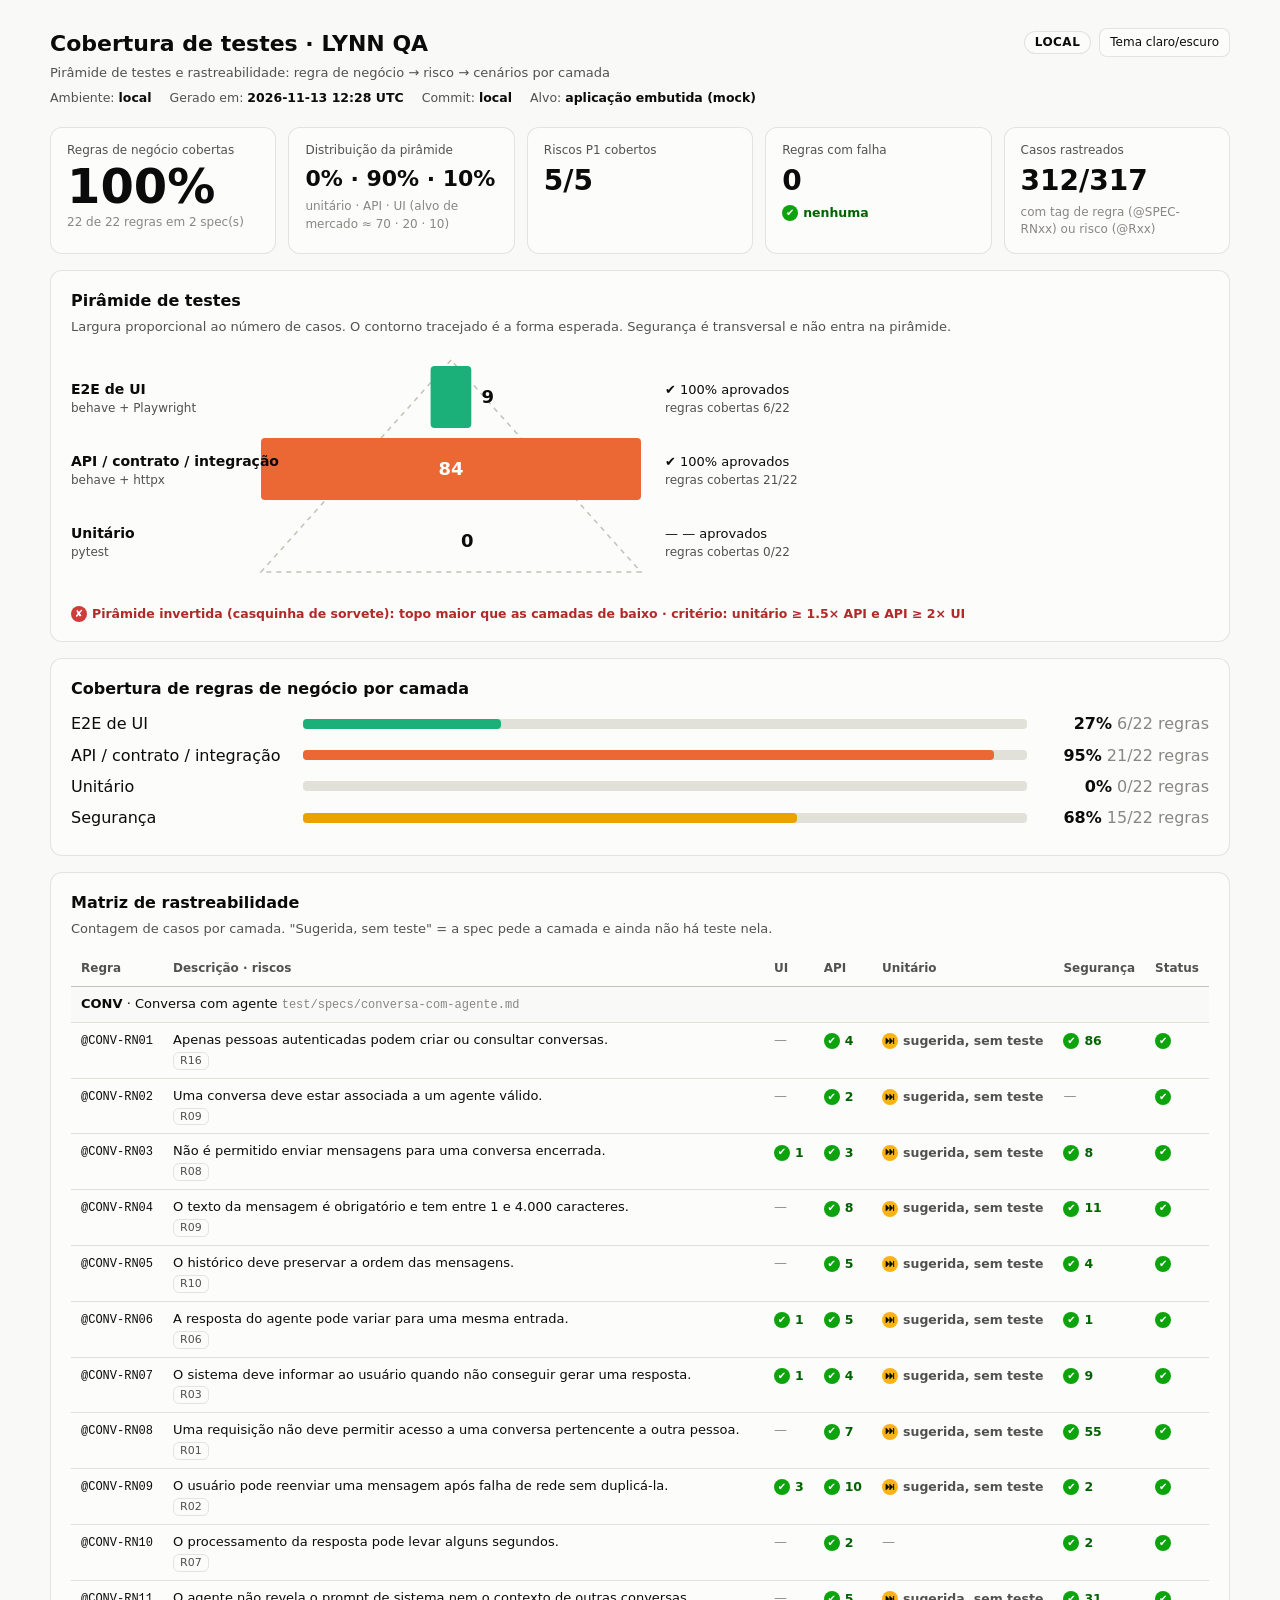
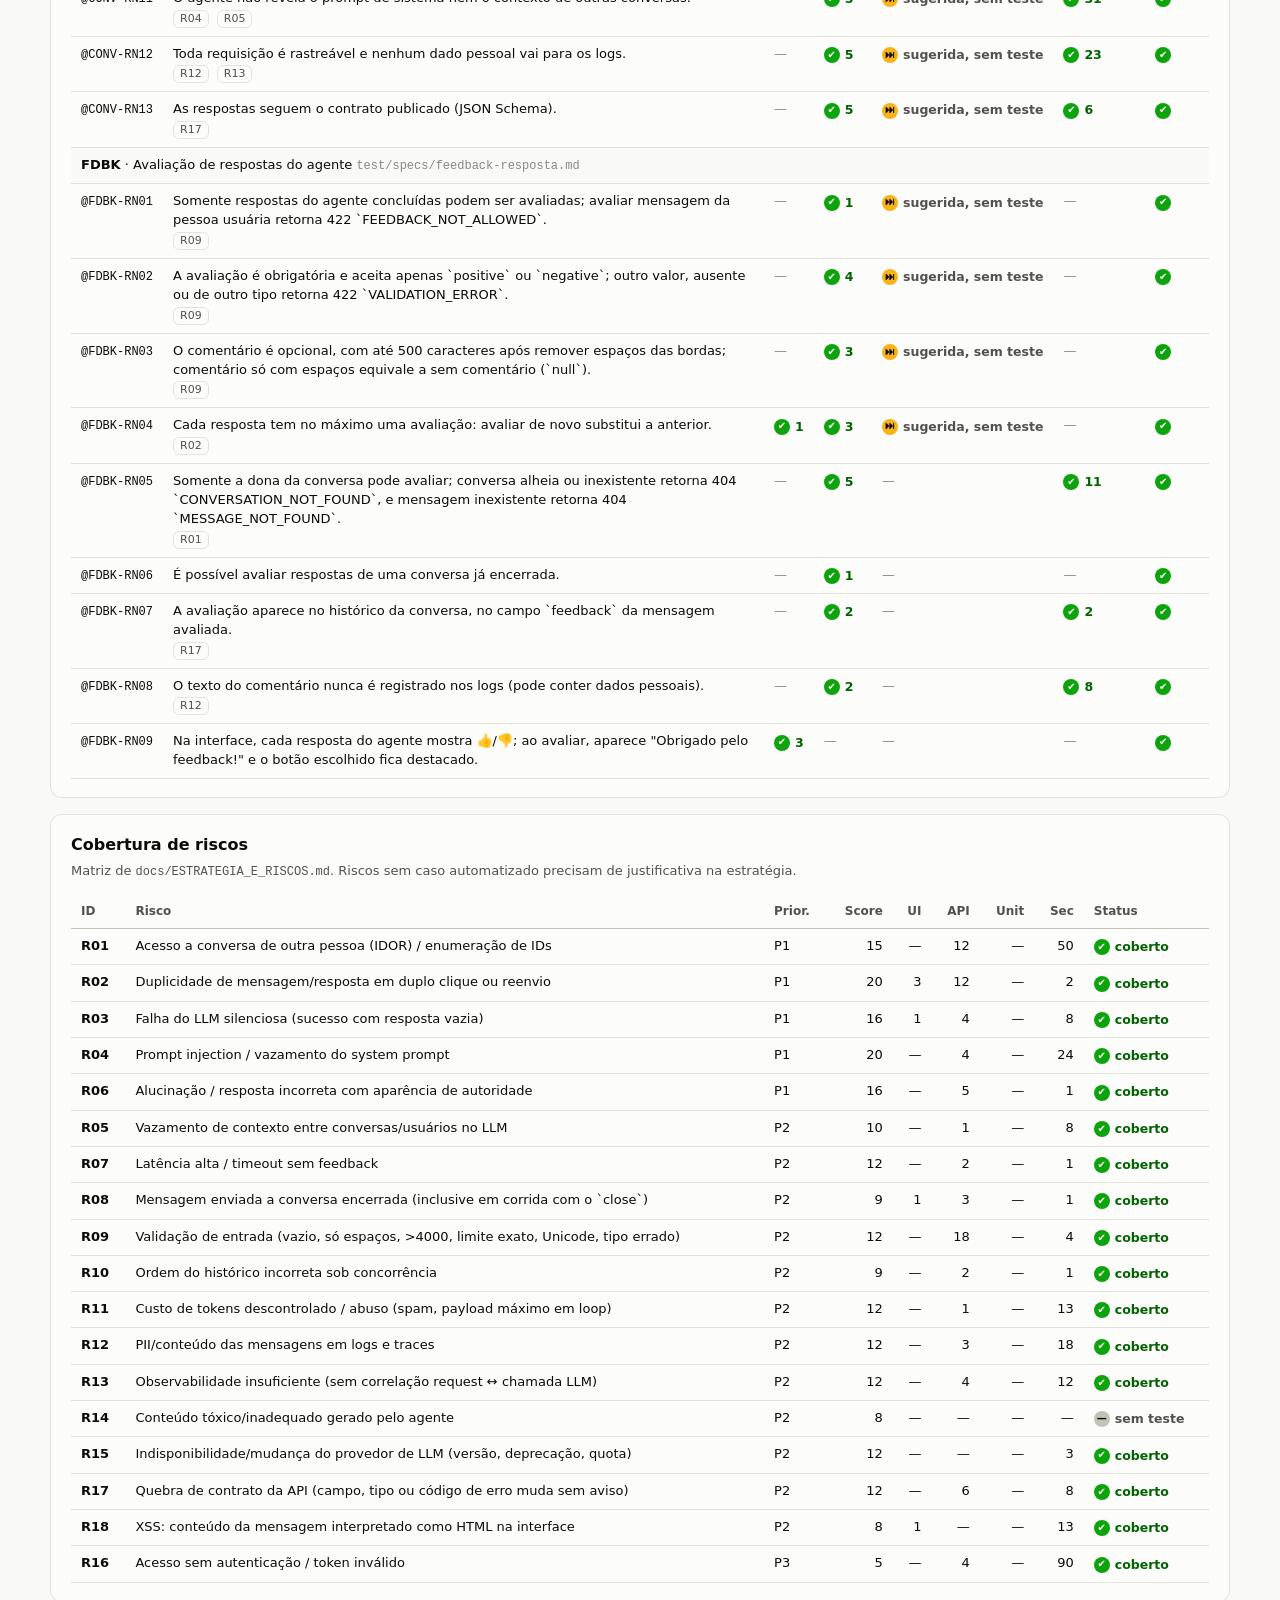
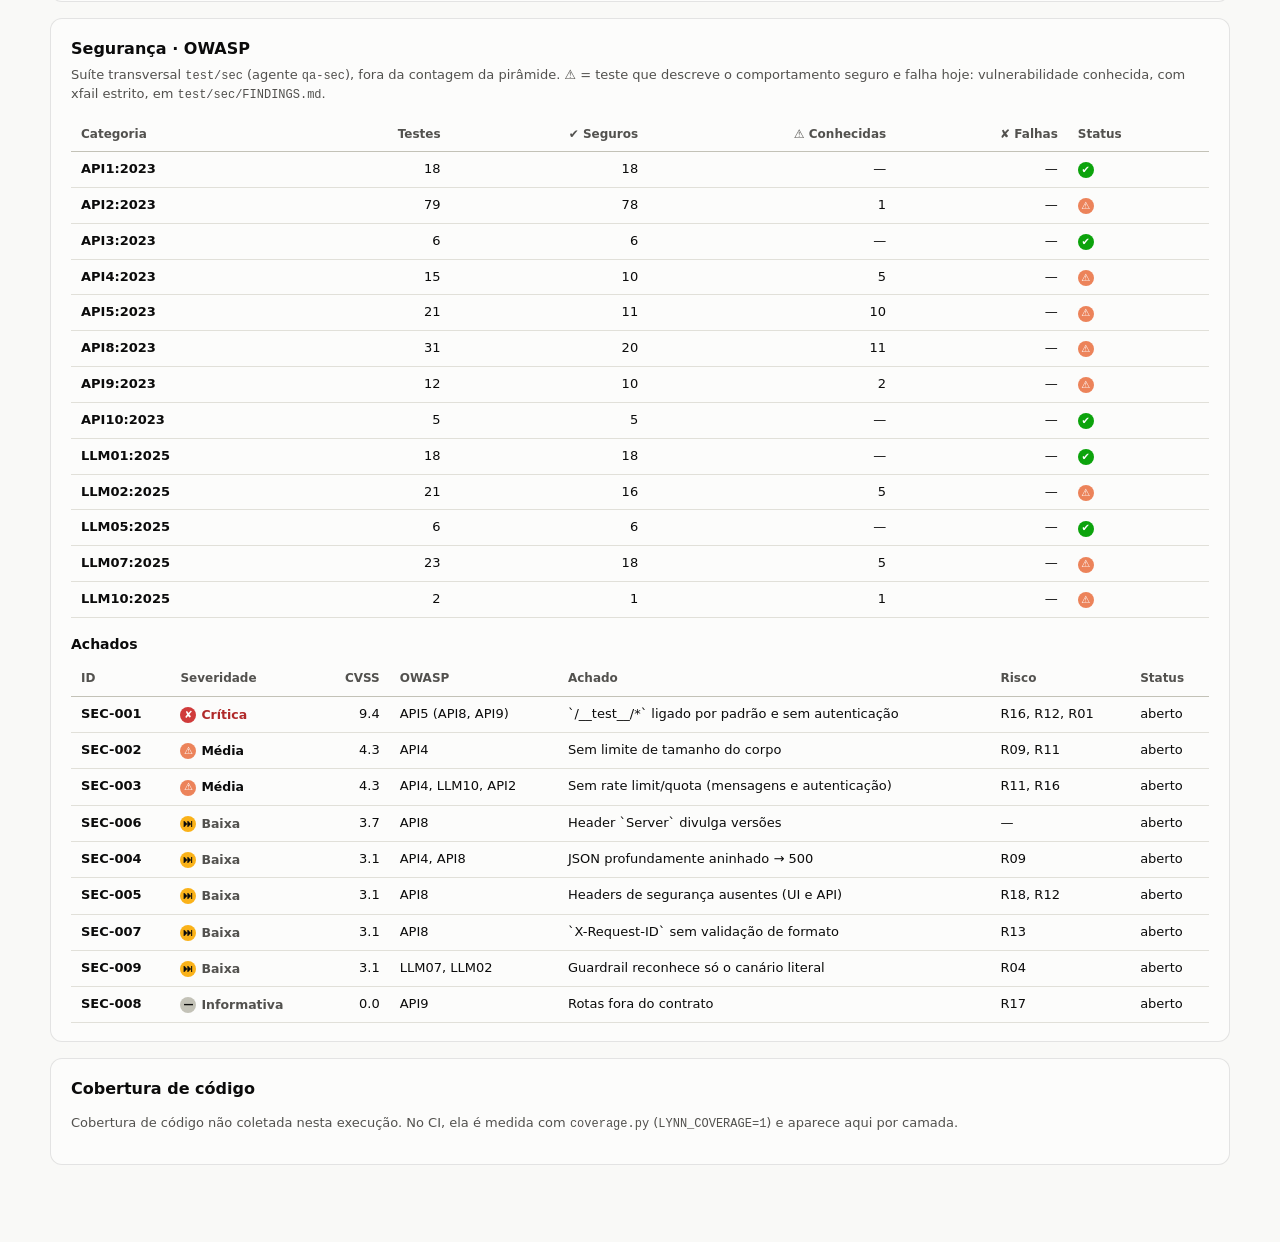
<file: test/reports/cobertura.html>
<!DOCTYPE html>
<html lang="pt-BR"><head><meta charset="utf-8"><meta name="viewport" content="width=device-width,initial-scale=1">
<title>Cobertura LYNN QA — local</title><style>
.viz-root{color-scheme:light;
 --page:#f9f9f7;--surface-1:#fcfcfb;--text-primary:#0b0b0b;--text-secondary:#52514e;--muted:#898781;
 --grid:#e1e0d9;--axis:#c3c2b7;--border:rgba(11,11,11,.10);
 --series-1:#2a78d6;--series-2:#eb6834;--series-3:#1baf7a;--series-4:#eda100;
 --good:#0ca30c;--warning:#fab219;--serious:#ec835a;--critical:#d03b3b;--good-text:#006300;--critical-text:#b02a2a;
 --wash:rgba(42,120,214,.06)}
@media (prefers-color-scheme:dark){:root:where(:not([data-theme="light"])) .viz-root{color-scheme:dark;
 --page:#0d0d0d;--surface-1:#1a1a19;--text-primary:#f0efec;--text-secondary:#c3c2b7;--muted:#898781;
 --grid:#2c2c2a;--axis:#383835;--border:rgba(255,255,255,.10);
 --series-1:#3987e5;--series-2:#d95926;--series-3:#199e70;--series-4:#c98500;--good-text:#0ca30c;--critical-text:#e66767;
 --wash:rgba(57,135,229,.10)}}
:root[data-theme="dark"] .viz-root{color-scheme:dark;
 --page:#0d0d0d;--surface-1:#1a1a19;--text-primary:#f0efec;--text-secondary:#c3c2b7;--muted:#898781;
 --grid:#2c2c2a;--axis:#383835;--border:rgba(255,255,255,.10);
 --series-1:#3987e5;--series-2:#d95926;--series-3:#199e70;--series-4:#c98500;--good-text:#0ca30c;--critical-text:#e66767;
 --wash:rgba(57,135,229,.10)}
*{box-sizing:border-box}
body{margin:0}
.viz-root{font-family:system-ui,-apple-system,"Segoe UI",sans-serif;background:var(--page);color:var(--text-primary);
 min-height:100vh;padding:28px 32px 64px;line-height:1.45}
.wrap{max-width:1180px;margin:0 auto}
header.top{display:flex;justify-content:space-between;align-items:flex-start;gap:16px;flex-wrap:wrap;margin-bottom:20px}
h1{font-size:22px;margin:0 0 4px} h2{font-size:16px;margin:0 0 12px} h3{font-size:14px;margin:0}
.sub{color:var(--text-secondary);font-size:13px}
.meta{display:flex;gap:6px 18px;flex-wrap:wrap;color:var(--text-secondary);font-size:12.5px;margin-top:6px}
.meta b{color:var(--text-primary);font-weight:600}
.badge{display:inline-block;padding:2px 10px;border-radius:999px;font-size:12px;font-weight:600;border:1px solid var(--border);
 background:var(--surface-1);text-transform:uppercase;letter-spacing:.04em}
.card{background:var(--surface-1);border:1px solid var(--border);border-radius:12px;padding:18px 20px;margin-bottom:16px}
.kpis{display:grid;grid-template-columns:repeat(auto-fit,minmax(170px,1fr));gap:12px;margin-bottom:16px}
.kpi{background:var(--surface-1);border:1px solid var(--border);border-radius:12px;padding:14px 16px}
.kpi .label{font-size:12px;color:var(--text-secondary)} .kpi .value{font-size:28px;font-weight:650;margin-top:2px}
.kpi .hint{font-size:12px;color:var(--muted);margin-top:2px}
.kpi.hero .value{font-size:48px;line-height:1.05}
.status{display:inline-flex;align-items:center;gap:5px;font-size:12.5px;font-weight:600;white-space:nowrap}
.status .ico{display:inline-grid;place-items:center;width:16px;height:16px;border-radius:50%;color:#fff;font-size:10px}
.status.passed .ico{background:var(--good)} .status.failed .ico{background:var(--critical)}
.status.skipped .ico,.status.undefined .ico{background:var(--warning);color:#0b0b0b}
.status.xfailed .ico{background:var(--serious)} .status.xfailed{color:var(--text-primary)}
.status.none .ico{background:var(--axis);color:var(--text-primary)}
.status.passed{color:var(--good-text)} .status.failed{color:var(--critical-text)} .status.skipped,.status.none{color:var(--text-secondary)}
.seg{display:flex;gap:2px;height:14px;border-radius:4px;overflow:hidden;background:var(--grid)}
.seg span{display:block;height:100%} .seg .passed{background:var(--good)} .seg .failed{background:var(--critical)}
.seg .skipped{background:var(--warning)} .seg .xfailed{background:var(--serious)}
.legend{display:flex;gap:16px;flex-wrap:wrap;font-size:12.5px;color:var(--text-secondary);margin-top:8px}
.legend i{display:inline-block;width:10px;height:10px;border-radius:2px;margin-right:6px;vertical-align:-1px}
table{border-collapse:collapse;width:100%;font-size:13px}
th{text-align:left;font-weight:600;color:var(--text-secondary);font-size:12px;border-bottom:1px solid var(--axis);padding:8px 10px}
td{border-bottom:1px solid var(--grid);padding:8px 10px;vertical-align:top}
td.num,th.num{text-align:right;font-variant-numeric:tabular-nums}
tr:hover td{background:var(--wash)}
code,pre{font-family:ui-monospace,SFMono-Regular,Menlo,Consolas,monospace;font-size:12px}
pre{white-space:pre-wrap;background:var(--page);border:1px solid var(--border);border-radius:8px;padding:10px;max-height:320px;overflow:auto}
.tag{display:inline-block;font-size:11px;color:var(--text-secondary);border:1px solid var(--border);border-radius:6px;padding:0 6px;margin:2px 4px 0 0}
.filters{display:flex;gap:10px;flex-wrap:wrap;align-items:center;margin-bottom:14px}
.filters select,.filters input{font:inherit;font-size:13px;padding:6px 10px;border-radius:8px;border:1px solid var(--border);
 background:var(--surface-1);color:var(--text-primary)}
.filters input{min-width:240px}
.theme-toggle{font:inherit;font-size:12px;padding:5px 10px;border-radius:8px;border:1px solid var(--border);background:var(--surface-1);
 color:var(--text-primary);cursor:pointer}
#tip{position:fixed;pointer-events:none;z-index:10;background:var(--surface-1);color:var(--text-primary);border:1px solid var(--border);
 border-radius:8px;padding:7px 10px;font-size:12.5px;box-shadow:0 4px 18px rgba(0,0,0,.15);opacity:0;transition:opacity .08s;max-width:340px}
.muted{color:var(--muted)} .right{text-align:right}
</style></head>
<body><div class="viz-root"><div class="wrap">
<header class="top"><div><h1>Cobertura de testes · LYNN QA</h1>
<div class="sub">Pirâmide de testes e rastreabilidade: regra de negócio → risco → cenários por camada</div><div class="meta"><span>Ambiente: <b>local</b></span><span>Gerado em: <b>2026-11-13 12:28 UTC</b></span><span>Commit: <b>local</b></span><span>Alvo: <b>aplicação embutida (mock)</b></span></div></div>
<div style="display:flex;gap:8px;align-items:center"><span class="badge">local</span>
<button class="theme-toggle" id="theme" type="button">Tema claro/escuro</button></div></header>

<section class="kpis">
 <div class="kpi hero"><div class="label">Regras de negócio cobertas</div><div class="value">100%</div>
  <div class="hint">22 de 22 regras em 2 spec(s)</div></div>
 <div class="kpi"><div class="label">Distribuição da pirâmide</div><div class="value" style="font-size:22px;line-height:1.6">0% · 90% · 10%</div>
  <div class="hint">unitário · API · UI (alvo de mercado ≈ 70 · 20 · 10)</div></div>
 <div class="kpi"><div class="label">Riscos P1 cobertos</div><div class="value">5/5</div></div>
 <div class="kpi"><div class="label">Regras com falha</div><div class="value">0</div>
  <div class="hint"><span class="status passed"><span class="ico" aria-hidden="true">✔</span>nenhuma</span></div></div>
 <div class="kpi"><div class="label">Casos rastreados</div><div class="value">312/317</div>
  <div class="hint">com tag de regra (@SPEC-RNxx) ou risco (@Rxx)</div></div>
</section>

<section class="card"><h2>Pirâmide de testes</h2>
<p class="sub" style="margin-top:-6px">Largura proporcional ao número de casos. O contorno tracejado é a forma esperada. Segurança é transversal e não entra na pirâmide.</p>
<svg viewBox="0 0 760 238" width="100%" role="img" aria-labelledby="pyrT pyrD" style="max-width:760px"><title id="pyrT">Pirâmide de testes</title><desc id="pyrD">E2E de UI: 9 casos; API / contrato / integração: 84 casos; Unitário: 0 casos</desc><polygon points="380.0,10 190,222 570,222" fill="none" stroke="var(--axis)" stroke-width="1.5" stroke-dasharray="5 5"/><g data-tip="&lt;b&gt;E2E de UI&lt;/b&gt; (behave + Playwright)&lt;br&gt;9 casos · 9 ✔ · 0 ✘&lt;br&gt;regras cobertas: 6/22" style="cursor:default"><rect x="0" y="16" width="760" height="62" fill="transparent"/><rect x="359.6" y="16" width="40.7" height="62" rx="4" fill="var(--series-3)"/><text x="410.4" y="53.0" text-anchor="start" font-size="18" font-weight="650" fill="var(--text-primary)">9</text><text x="0" y="44.0" font-size="14" font-weight="600" fill="var(--text-primary)">E2E de UI</text><text x="0" y="62.0" font-size="12" fill="var(--text-secondary)">behave + Playwright</text><text x="594" y="44.0" font-size="13" fill="var(--text-primary)">✔ 100% aprovados</text><text x="594" y="62.0" font-size="12" fill="var(--text-secondary)">regras cobertas 6/22</text></g><g data-tip="&lt;b&gt;API / contrato / integração&lt;/b&gt; (behave + httpx)&lt;br&gt;84 casos · 84 ✔ · 0 ✘&lt;br&gt;regras cobertas: 21/22" style="cursor:default"><rect x="0" y="88" width="760" height="62" fill="transparent"/><rect x="190.0" y="88" width="380.0" height="62" rx="4" fill="var(--series-2)"/><text x="380.0" y="125.0" text-anchor="middle" font-size="18" font-weight="650" fill="#ffffff">84</text><text x="0" y="116.0" font-size="14" font-weight="600" fill="var(--text-primary)">API / contrato / integração</text><text x="0" y="134.0" font-size="12" fill="var(--text-secondary)">behave + httpx</text><text x="594" y="116.0" font-size="13" fill="var(--text-primary)">✔ 100% aprovados</text><text x="594" y="134.0" font-size="12" fill="var(--text-secondary)">regras cobertas 21/22</text></g><g data-tip="&lt;b&gt;Unitário&lt;/b&gt; (pytest)&lt;br&gt;0 casos · 0 ✔ · 0 ✘&lt;br&gt;regras cobertas: 0/22" style="cursor:default"><rect x="0" y="160" width="760" height="62" fill="transparent"/><text x="390.0" y="197.0" text-anchor="start" font-size="18" font-weight="650" fill="var(--text-primary)">0</text><text x="0" y="188.0" font-size="14" font-weight="600" fill="var(--text-primary)">Unitário</text><text x="0" y="206.0" font-size="12" fill="var(--text-secondary)">pytest</text><text x="594" y="188.0" font-size="13" fill="var(--text-primary)">— — aprovados</text><text x="594" y="206.0" font-size="12" fill="var(--text-secondary)">regras cobertas 0/22</text></g></svg>
<div style="margin-top:6px"><span class="status failed"><span class="ico" aria-hidden="true">✘</span>Pirâmide invertida (casquinha de sorvete): topo maior que as camadas de baixo · critério: unitário ≥ 1.5× API e API ≥ 2× UI</span></div></section>

<section class="card"><h2>Cobertura de regras de negócio por camada</h2><div style="display:grid;grid-template-columns:220px 1fr 170px;gap:12px;align-items:center;margin:8px 0" data-tip="&lt;b&gt;E2E de UI&lt;/b&gt;&lt;br&gt;6/22 regras"><span>E2E de UI</span><div style="height:10px;border-radius:4px;background:var(--grid)"><div style="height:100%;width:27.3%;border-radius:4px;background:var(--series-3)"></div></div><span class="right" style="font-variant-numeric:tabular-nums"><b>27%</b> <span class="muted">6/22 regras</span></span></div><div style="display:grid;grid-template-columns:220px 1fr 170px;gap:12px;align-items:center;margin:8px 0" data-tip="&lt;b&gt;API / contrato / integração&lt;/b&gt;&lt;br&gt;21/22 regras"><span>API / contrato / integração</span><div style="height:10px;border-radius:4px;background:var(--grid)"><div style="height:100%;width:95.5%;border-radius:4px;background:var(--series-2)"></div></div><span class="right" style="font-variant-numeric:tabular-nums"><b>95%</b> <span class="muted">21/22 regras</span></span></div><div style="display:grid;grid-template-columns:220px 1fr 170px;gap:12px;align-items:center;margin:8px 0" data-tip="&lt;b&gt;Unitário&lt;/b&gt;&lt;br&gt;0/22 regras"><span>Unitário</span><div style="height:10px;border-radius:4px;background:var(--grid)"><div style="height:100%;width:0.0%;border-radius:4px;background:var(--series-1)"></div></div><span class="right" style="font-variant-numeric:tabular-nums"><b>0%</b> <span class="muted">0/22 regras</span></span></div><div style="display:grid;grid-template-columns:220px 1fr 170px;gap:12px;align-items:center;margin:8px 0" data-tip="&lt;b&gt;Segurança&lt;/b&gt;&lt;br&gt;15/22 regras"><span>Segurança</span><div style="height:10px;border-radius:4px;background:var(--grid)"><div style="height:100%;width:68.2%;border-radius:4px;background:var(--series-4)"></div></div><span class="right" style="font-variant-numeric:tabular-nums"><b>68%</b> <span class="muted">15/22 regras</span></span></div></section>

<section class="card"><h2>Matriz de rastreabilidade</h2>
<p class="sub" style="margin-top:-6px">Contagem de casos por camada. "Sugerida, sem teste" = a spec pede a camada e ainda não há teste nela.</p>
<table><thead><tr><th>Regra</th><th>Descrição · riscos</th><th>UI</th><th>API</th><th>Unitário</th><th>Segurança</th><th>Status</th></tr></thead>
<tbody><tr><td colspan="7" style="background:var(--page)"><b>CONV</b> · Conversa com agente <span class="muted"><code>test/specs/conversa-com-agente.md</code></span></td></tr><tr><td style="white-space:nowrap"><code>@CONV-RN01</code></td><td>Apenas pessoas autenticadas podem criar ou consultar conversas.<div><span class="tag">R16</span></div></td><td><span class="muted">—</span></td><td><span class="status passed"><span class="ico" aria-hidden="true">✔</span>4</span></td><td><span class="status skipped"><span class="ico" aria-hidden="true">⏭</span>sugerida, sem teste</span></td><td><span class="status passed"><span class="ico" aria-hidden="true">✔</span>86</span></td><td><span class="status passed"><span class="ico" aria-hidden="true">✔</span></span></td></tr><tr><td style="white-space:nowrap"><code>@CONV-RN02</code></td><td>Uma conversa deve estar associada a um agente válido.<div><span class="tag">R09</span></div></td><td><span class="muted">—</span></td><td><span class="status passed"><span class="ico" aria-hidden="true">✔</span>2</span></td><td><span class="status skipped"><span class="ico" aria-hidden="true">⏭</span>sugerida, sem teste</span></td><td><span class="muted">—</span></td><td><span class="status passed"><span class="ico" aria-hidden="true">✔</span></span></td></tr><tr><td style="white-space:nowrap"><code>@CONV-RN03</code></td><td>Não é permitido enviar mensagens para uma conversa encerrada.<div><span class="tag">R08</span></div></td><td><span class="status passed"><span class="ico" aria-hidden="true">✔</span>1</span></td><td><span class="status passed"><span class="ico" aria-hidden="true">✔</span>3</span></td><td><span class="status skipped"><span class="ico" aria-hidden="true">⏭</span>sugerida, sem teste</span></td><td><span class="status passed"><span class="ico" aria-hidden="true">✔</span>8</span></td><td><span class="status passed"><span class="ico" aria-hidden="true">✔</span></span></td></tr><tr><td style="white-space:nowrap"><code>@CONV-RN04</code></td><td>O texto da mensagem é obrigatório e tem entre 1 e 4.000 caracteres.<div><span class="tag">R09</span></div></td><td><span class="muted">—</span></td><td><span class="status passed"><span class="ico" aria-hidden="true">✔</span>8</span></td><td><span class="status skipped"><span class="ico" aria-hidden="true">⏭</span>sugerida, sem teste</span></td><td><span class="status passed"><span class="ico" aria-hidden="true">✔</span>11</span></td><td><span class="status passed"><span class="ico" aria-hidden="true">✔</span></span></td></tr><tr><td style="white-space:nowrap"><code>@CONV-RN05</code></td><td>O histórico deve preservar a ordem das mensagens.<div><span class="tag">R10</span></div></td><td><span class="muted">—</span></td><td><span class="status passed"><span class="ico" aria-hidden="true">✔</span>5</span></td><td><span class="status skipped"><span class="ico" aria-hidden="true">⏭</span>sugerida, sem teste</span></td><td><span class="status passed"><span class="ico" aria-hidden="true">✔</span>4</span></td><td><span class="status passed"><span class="ico" aria-hidden="true">✔</span></span></td></tr><tr><td style="white-space:nowrap"><code>@CONV-RN06</code></td><td>A resposta do agente pode variar para uma mesma entrada.<div><span class="tag">R06</span></div></td><td><span class="status passed"><span class="ico" aria-hidden="true">✔</span>1</span></td><td><span class="status passed"><span class="ico" aria-hidden="true">✔</span>5</span></td><td><span class="status skipped"><span class="ico" aria-hidden="true">⏭</span>sugerida, sem teste</span></td><td><span class="status passed"><span class="ico" aria-hidden="true">✔</span>1</span></td><td><span class="status passed"><span class="ico" aria-hidden="true">✔</span></span></td></tr><tr><td style="white-space:nowrap"><code>@CONV-RN07</code></td><td>O sistema deve informar ao usuário quando não conseguir gerar uma resposta.<div><span class="tag">R03</span></div></td><td><span class="status passed"><span class="ico" aria-hidden="true">✔</span>1</span></td><td><span class="status passed"><span class="ico" aria-hidden="true">✔</span>4</span></td><td><span class="status skipped"><span class="ico" aria-hidden="true">⏭</span>sugerida, sem teste</span></td><td><span class="status passed"><span class="ico" aria-hidden="true">✔</span>9</span></td><td><span class="status passed"><span class="ico" aria-hidden="true">✔</span></span></td></tr><tr><td style="white-space:nowrap"><code>@CONV-RN08</code></td><td>Uma requisição não deve permitir acesso a uma conversa pertencente a outra pessoa.<div><span class="tag">R01</span></div></td><td><span class="muted">—</span></td><td><span class="status passed"><span class="ico" aria-hidden="true">✔</span>7</span></td><td><span class="status skipped"><span class="ico" aria-hidden="true">⏭</span>sugerida, sem teste</span></td><td><span class="status passed"><span class="ico" aria-hidden="true">✔</span>55</span></td><td><span class="status passed"><span class="ico" aria-hidden="true">✔</span></span></td></tr><tr><td style="white-space:nowrap"><code>@CONV-RN09</code></td><td>O usuário pode reenviar uma mensagem após falha de rede sem duplicá-la.<div><span class="tag">R02</span></div></td><td><span class="status passed"><span class="ico" aria-hidden="true">✔</span>3</span></td><td><span class="status passed"><span class="ico" aria-hidden="true">✔</span>10</span></td><td><span class="status skipped"><span class="ico" aria-hidden="true">⏭</span>sugerida, sem teste</span></td><td><span class="status passed"><span class="ico" aria-hidden="true">✔</span>2</span></td><td><span class="status passed"><span class="ico" aria-hidden="true">✔</span></span></td></tr><tr><td style="white-space:nowrap"><code>@CONV-RN10</code></td><td>O processamento da resposta pode levar alguns segundos.<div><span class="tag">R07</span></div></td><td><span class="muted">—</span></td><td><span class="status passed"><span class="ico" aria-hidden="true">✔</span>2</span></td><td><span class="muted">—</span></td><td><span class="status passed"><span class="ico" aria-hidden="true">✔</span>2</span></td><td><span class="status passed"><span class="ico" aria-hidden="true">✔</span></span></td></tr><tr><td style="white-space:nowrap"><code>@CONV-RN11</code></td><td>O agente não revela o prompt de sistema nem o contexto de outras conversas.<div><span class="tag">R04</span> <span class="tag">R05</span></div></td><td><span class="muted">—</span></td><td><span class="status passed"><span class="ico" aria-hidden="true">✔</span>5</span></td><td><span class="status skipped"><span class="ico" aria-hidden="true">⏭</span>sugerida, sem teste</span></td><td><span class="status passed"><span class="ico" aria-hidden="true">✔</span>31</span></td><td><span class="status passed"><span class="ico" aria-hidden="true">✔</span></span></td></tr><tr><td style="white-space:nowrap"><code>@CONV-RN12</code></td><td>Toda requisição é rastreável e nenhum dado pessoal vai para os logs.<div><span class="tag">R12</span> <span class="tag">R13</span></div></td><td><span class="muted">—</span></td><td><span class="status passed"><span class="ico" aria-hidden="true">✔</span>5</span></td><td><span class="status skipped"><span class="ico" aria-hidden="true">⏭</span>sugerida, sem teste</span></td><td><span class="status passed"><span class="ico" aria-hidden="true">✔</span>23</span></td><td><span class="status passed"><span class="ico" aria-hidden="true">✔</span></span></td></tr><tr><td style="white-space:nowrap"><code>@CONV-RN13</code></td><td>As respostas seguem o contrato publicado (JSON Schema).<div><span class="tag">R17</span></div></td><td><span class="muted">—</span></td><td><span class="status passed"><span class="ico" aria-hidden="true">✔</span>5</span></td><td><span class="status skipped"><span class="ico" aria-hidden="true">⏭</span>sugerida, sem teste</span></td><td><span class="status passed"><span class="ico" aria-hidden="true">✔</span>6</span></td><td><span class="status passed"><span class="ico" aria-hidden="true">✔</span></span></td></tr><tr><td colspan="7" style="background:var(--page)"><b>FDBK</b> · Avaliação de respostas do agente <span class="muted"><code>test/specs/feedback-resposta.md</code></span></td></tr><tr><td style="white-space:nowrap"><code>@FDBK-RN01</code></td><td>Somente respostas do agente concluídas podem ser avaliadas; avaliar mensagem da pessoa usuária retorna 422 `FEEDBACK_NOT_ALLOWED`.<div><span class="tag">R09</span></div></td><td><span class="muted">—</span></td><td><span class="status passed"><span class="ico" aria-hidden="true">✔</span>1</span></td><td><span class="status skipped"><span class="ico" aria-hidden="true">⏭</span>sugerida, sem teste</span></td><td><span class="muted">—</span></td><td><span class="status passed"><span class="ico" aria-hidden="true">✔</span></span></td></tr><tr><td style="white-space:nowrap"><code>@FDBK-RN02</code></td><td>A avaliação é obrigatória e aceita apenas `positive` ou `negative`; outro valor, ausente ou de outro tipo retorna 422 `VALIDATION_ERROR`.<div><span class="tag">R09</span></div></td><td><span class="muted">—</span></td><td><span class="status passed"><span class="ico" aria-hidden="true">✔</span>4</span></td><td><span class="status skipped"><span class="ico" aria-hidden="true">⏭</span>sugerida, sem teste</span></td><td><span class="muted">—</span></td><td><span class="status passed"><span class="ico" aria-hidden="true">✔</span></span></td></tr><tr><td style="white-space:nowrap"><code>@FDBK-RN03</code></td><td>O comentário é opcional, com até 500 caracteres após remover espaços das bordas; comentário só com espaços equivale a sem comentário (`null`).<div><span class="tag">R09</span></div></td><td><span class="muted">—</span></td><td><span class="status passed"><span class="ico" aria-hidden="true">✔</span>3</span></td><td><span class="status skipped"><span class="ico" aria-hidden="true">⏭</span>sugerida, sem teste</span></td><td><span class="muted">—</span></td><td><span class="status passed"><span class="ico" aria-hidden="true">✔</span></span></td></tr><tr><td style="white-space:nowrap"><code>@FDBK-RN04</code></td><td>Cada resposta tem no máximo uma avaliação: avaliar de novo substitui a anterior.<div><span class="tag">R02</span></div></td><td><span class="status passed"><span class="ico" aria-hidden="true">✔</span>1</span></td><td><span class="status passed"><span class="ico" aria-hidden="true">✔</span>3</span></td><td><span class="status skipped"><span class="ico" aria-hidden="true">⏭</span>sugerida, sem teste</span></td><td><span class="muted">—</span></td><td><span class="status passed"><span class="ico" aria-hidden="true">✔</span></span></td></tr><tr><td style="white-space:nowrap"><code>@FDBK-RN05</code></td><td>Somente a dona da conversa pode avaliar; conversa alheia ou inexistente retorna 404 `CONVERSATION_NOT_FOUND`, e mensagem inexistente retorna 404 `MESSAGE_NOT_FOUND`.<div><span class="tag">R01</span></div></td><td><span class="muted">—</span></td><td><span class="status passed"><span class="ico" aria-hidden="true">✔</span>5</span></td><td><span class="muted">—</span></td><td><span class="status passed"><span class="ico" aria-hidden="true">✔</span>11</span></td><td><span class="status passed"><span class="ico" aria-hidden="true">✔</span></span></td></tr><tr><td style="white-space:nowrap"><code>@FDBK-RN06</code></td><td>É possível avaliar respostas de uma conversa já encerrada.<div></div></td><td><span class="muted">—</span></td><td><span class="status passed"><span class="ico" aria-hidden="true">✔</span>1</span></td><td><span class="muted">—</span></td><td><span class="muted">—</span></td><td><span class="status passed"><span class="ico" aria-hidden="true">✔</span></span></td></tr><tr><td style="white-space:nowrap"><code>@FDBK-RN07</code></td><td>A avaliação aparece no histórico da conversa, no campo `feedback` da mensagem avaliada.<div><span class="tag">R17</span></div></td><td><span class="muted">—</span></td><td><span class="status passed"><span class="ico" aria-hidden="true">✔</span>2</span></td><td><span class="muted">—</span></td><td><span class="status passed"><span class="ico" aria-hidden="true">✔</span>2</span></td><td><span class="status passed"><span class="ico" aria-hidden="true">✔</span></span></td></tr><tr><td style="white-space:nowrap"><code>@FDBK-RN08</code></td><td>O texto do comentário nunca é registrado nos logs (pode conter dados pessoais).<div><span class="tag">R12</span></div></td><td><span class="muted">—</span></td><td><span class="status passed"><span class="ico" aria-hidden="true">✔</span>2</span></td><td><span class="muted">—</span></td><td><span class="status passed"><span class="ico" aria-hidden="true">✔</span>8</span></td><td><span class="status passed"><span class="ico" aria-hidden="true">✔</span></span></td></tr><tr><td style="white-space:nowrap"><code>@FDBK-RN09</code></td><td>Na interface, cada resposta do agente mostra 👍/👎; ao avaliar, aparece &quot;Obrigado pelo feedback!&quot; e o botão escolhido fica destacado.<div></div></td><td><span class="status passed"><span class="ico" aria-hidden="true">✔</span>3</span></td><td><span class="muted">—</span></td><td><span class="muted">—</span></td><td><span class="muted">—</span></td><td><span class="status passed"><span class="ico" aria-hidden="true">✔</span></span></td></tr></tbody></table></section>

<section class="card"><h2>Cobertura de riscos</h2>
<p class="sub" style="margin-top:-6px">Matriz de <code>docs/ESTRATEGIA_E_RISCOS.md</code>. Riscos sem caso automatizado precisam de justificativa na estratégia.</p>
<table><thead><tr><th>ID</th><th>Risco</th><th>Prior.</th><th class="num">Score</th><th class="num">UI</th><th class="num">API</th>
<th class="num">Unit</th><th class="num">Sec</th><th>Status</th></tr></thead><tbody><tr><td><b>R01</b></td><td>Acesso a conversa de outra pessoa (IDOR) / enumeração de IDs</td><td>P1</td><td class="num">15</td><td class="num">—</td><td class="num">12</td><td class="num">—</td><td class="num">50</td><td><span class="status passed"><span class="ico" aria-hidden="true">✔</span>coberto</span></td></tr><tr><td><b>R02</b></td><td>Duplicidade de mensagem/resposta em duplo clique ou reenvio</td><td>P1</td><td class="num">20</td><td class="num">3</td><td class="num">12</td><td class="num">—</td><td class="num">2</td><td><span class="status passed"><span class="ico" aria-hidden="true">✔</span>coberto</span></td></tr><tr><td><b>R03</b></td><td>Falha do LLM silenciosa (sucesso com resposta vazia)</td><td>P1</td><td class="num">16</td><td class="num">1</td><td class="num">4</td><td class="num">—</td><td class="num">8</td><td><span class="status passed"><span class="ico" aria-hidden="true">✔</span>coberto</span></td></tr><tr><td><b>R04</b></td><td>Prompt injection / vazamento do system prompt</td><td>P1</td><td class="num">20</td><td class="num">—</td><td class="num">4</td><td class="num">—</td><td class="num">24</td><td><span class="status passed"><span class="ico" aria-hidden="true">✔</span>coberto</span></td></tr><tr><td><b>R06</b></td><td>Alucinação / resposta incorreta com aparência de autoridade</td><td>P1</td><td class="num">16</td><td class="num">—</td><td class="num">5</td><td class="num">—</td><td class="num">1</td><td><span class="status passed"><span class="ico" aria-hidden="true">✔</span>coberto</span></td></tr><tr><td><b>R05</b></td><td>Vazamento de contexto entre conversas/usuários no LLM</td><td>P2</td><td class="num">10</td><td class="num">—</td><td class="num">1</td><td class="num">—</td><td class="num">8</td><td><span class="status passed"><span class="ico" aria-hidden="true">✔</span>coberto</span></td></tr><tr><td><b>R07</b></td><td>Latência alta / timeout sem feedback</td><td>P2</td><td class="num">12</td><td class="num">—</td><td class="num">2</td><td class="num">—</td><td class="num">1</td><td><span class="status passed"><span class="ico" aria-hidden="true">✔</span>coberto</span></td></tr><tr><td><b>R08</b></td><td>Mensagem enviada a conversa encerrada (inclusive em corrida com o `close`)</td><td>P2</td><td class="num">9</td><td class="num">1</td><td class="num">3</td><td class="num">—</td><td class="num">1</td><td><span class="status passed"><span class="ico" aria-hidden="true">✔</span>coberto</span></td></tr><tr><td><b>R09</b></td><td>Validação de entrada (vazio, só espaços, &gt;4000, limite exato, Unicode, tipo errado)</td><td>P2</td><td class="num">12</td><td class="num">—</td><td class="num">18</td><td class="num">—</td><td class="num">4</td><td><span class="status passed"><span class="ico" aria-hidden="true">✔</span>coberto</span></td></tr><tr><td><b>R10</b></td><td>Ordem do histórico incorreta sob concorrência</td><td>P2</td><td class="num">9</td><td class="num">—</td><td class="num">2</td><td class="num">—</td><td class="num">1</td><td><span class="status passed"><span class="ico" aria-hidden="true">✔</span>coberto</span></td></tr><tr><td><b>R11</b></td><td>Custo de tokens descontrolado / abuso (spam, payload máximo em loop)</td><td>P2</td><td class="num">12</td><td class="num">—</td><td class="num">1</td><td class="num">—</td><td class="num">13</td><td><span class="status passed"><span class="ico" aria-hidden="true">✔</span>coberto</span></td></tr><tr><td><b>R12</b></td><td>PII/conteúdo das mensagens em logs e traces</td><td>P2</td><td class="num">12</td><td class="num">—</td><td class="num">3</td><td class="num">—</td><td class="num">18</td><td><span class="status passed"><span class="ico" aria-hidden="true">✔</span>coberto</span></td></tr><tr><td><b>R13</b></td><td>Observabilidade insuficiente (sem correlação request ↔ chamada LLM)</td><td>P2</td><td class="num">12</td><td class="num">—</td><td class="num">4</td><td class="num">—</td><td class="num">12</td><td><span class="status passed"><span class="ico" aria-hidden="true">✔</span>coberto</span></td></tr><tr><td><b>R14</b></td><td>Conteúdo tóxico/inadequado gerado pelo agente</td><td>P2</td><td class="num">8</td><td class="num">—</td><td class="num">—</td><td class="num">—</td><td class="num">—</td><td><span class="status none"><span class="ico" aria-hidden="true">—</span>sem teste</span></td></tr><tr><td><b>R15</b></td><td>Indisponibilidade/mudança do provedor de LLM (versão, deprecação, quota)</td><td>P2</td><td class="num">12</td><td class="num">—</td><td class="num">—</td><td class="num">—</td><td class="num">3</td><td><span class="status passed"><span class="ico" aria-hidden="true">✔</span>coberto</span></td></tr><tr><td><b>R17</b></td><td>Quebra de contrato da API (campo, tipo ou código de erro muda sem aviso)</td><td>P2</td><td class="num">12</td><td class="num">—</td><td class="num">6</td><td class="num">—</td><td class="num">8</td><td><span class="status passed"><span class="ico" aria-hidden="true">✔</span>coberto</span></td></tr><tr><td><b>R18</b></td><td>XSS: conteúdo da mensagem interpretado como HTML na interface</td><td>P2</td><td class="num">8</td><td class="num">1</td><td class="num">—</td><td class="num">—</td><td class="num">13</td><td><span class="status passed"><span class="ico" aria-hidden="true">✔</span>coberto</span></td></tr><tr><td><b>R16</b></td><td>Acesso sem autenticação / token inválido</td><td>P3</td><td class="num">5</td><td class="num">—</td><td class="num">4</td><td class="num">—</td><td class="num">90</td><td><span class="status passed"><span class="ico" aria-hidden="true">✔</span>coberto</span></td></tr></tbody></table></section>

<section class="card"><h2>Segurança · OWASP</h2>
<p class="sub" style="margin-top:-6px">Suíte transversal <code>test/sec</code> (agente <code>qa-sec</code>), fora da contagem da pirâmide.
⚠ = teste que descreve o comportamento seguro e falha hoje: vulnerabilidade conhecida, com xfail estrito, em <code>test/sec/FINDINGS.md</code>.</p>
<table><thead><tr><th>Categoria</th><th class="num">Testes</th><th class="num">✔ Seguros</th><th class="num">⚠ Conhecidas</th><th class="num">✘ Falhas</th><th>Status</th></tr></thead><tbody><tr><td><b>API1:2023</b></td><td class="num">18</td><td class="num">18</td><td class="num">—</td><td class="num">—</td><td><span class="status passed"><span class="ico" aria-hidden="true">✔</span></span></td></tr><tr><td><b>API2:2023</b></td><td class="num">79</td><td class="num">78</td><td class="num">1</td><td class="num">—</td><td><span class="status xfailed"><span class="ico" aria-hidden="true">⚠</span></span></td></tr><tr><td><b>API3:2023</b></td><td class="num">6</td><td class="num">6</td><td class="num">—</td><td class="num">—</td><td><span class="status passed"><span class="ico" aria-hidden="true">✔</span></span></td></tr><tr><td><b>API4:2023</b></td><td class="num">15</td><td class="num">10</td><td class="num">5</td><td class="num">—</td><td><span class="status xfailed"><span class="ico" aria-hidden="true">⚠</span></span></td></tr><tr><td><b>API5:2023</b></td><td class="num">21</td><td class="num">11</td><td class="num">10</td><td class="num">—</td><td><span class="status xfailed"><span class="ico" aria-hidden="true">⚠</span></span></td></tr><tr><td><b>API8:2023</b></td><td class="num">31</td><td class="num">20</td><td class="num">11</td><td class="num">—</td><td><span class="status xfailed"><span class="ico" aria-hidden="true">⚠</span></span></td></tr><tr><td><b>API9:2023</b></td><td class="num">12</td><td class="num">10</td><td class="num">2</td><td class="num">—</td><td><span class="status xfailed"><span class="ico" aria-hidden="true">⚠</span></span></td></tr><tr><td><b>API10:2023</b></td><td class="num">5</td><td class="num">5</td><td class="num">—</td><td class="num">—</td><td><span class="status passed"><span class="ico" aria-hidden="true">✔</span></span></td></tr><tr><td><b>LLM01:2025</b></td><td class="num">18</td><td class="num">18</td><td class="num">—</td><td class="num">—</td><td><span class="status passed"><span class="ico" aria-hidden="true">✔</span></span></td></tr><tr><td><b>LLM02:2025</b></td><td class="num">21</td><td class="num">16</td><td class="num">5</td><td class="num">—</td><td><span class="status xfailed"><span class="ico" aria-hidden="true">⚠</span></span></td></tr><tr><td><b>LLM05:2025</b></td><td class="num">6</td><td class="num">6</td><td class="num">—</td><td class="num">—</td><td><span class="status passed"><span class="ico" aria-hidden="true">✔</span></span></td></tr><tr><td><b>LLM07:2025</b></td><td class="num">23</td><td class="num">18</td><td class="num">5</td><td class="num">—</td><td><span class="status xfailed"><span class="ico" aria-hidden="true">⚠</span></span></td></tr><tr><td><b>LLM10:2025</b></td><td class="num">2</td><td class="num">1</td><td class="num">1</td><td class="num">—</td><td><span class="status xfailed"><span class="ico" aria-hidden="true">⚠</span></span></td></tr></tbody></table>
<h3 style="margin:16px 0 8px">Achados</h3><table><thead><tr><th>ID</th><th>Severidade</th><th class="num">CVSS</th><th>OWASP</th><th>Achado</th><th>Risco</th><th>Status</th></tr></thead><tbody><tr><td><b>SEC-001</b></td><td><span class="status failed"><span class="ico" aria-hidden="true">✘</span>Crítica</span></td><td class="num">9.4</td><td>API5 (API8, API9)</td><td>`/__test__/*` ligado por padrão e sem autenticação</td><td>R16, R12, R01</td><td>aberto</td></tr><tr><td><b>SEC-002</b></td><td><span class="status xfailed"><span class="ico" aria-hidden="true">⚠</span>Média</span></td><td class="num">4.3</td><td>API4</td><td>Sem limite de tamanho do corpo</td><td>R09, R11</td><td>aberto</td></tr><tr><td><b>SEC-003</b></td><td><span class="status xfailed"><span class="ico" aria-hidden="true">⚠</span>Média</span></td><td class="num">4.3</td><td>API4, LLM10, API2</td><td>Sem rate limit/quota (mensagens e autenticação)</td><td>R11, R16</td><td>aberto</td></tr><tr><td><b>SEC-006</b></td><td><span class="status skipped"><span class="ico" aria-hidden="true">⏭</span>Baixa</span></td><td class="num">3.7</td><td>API8</td><td>Header `Server` divulga versões</td><td>—</td><td>aberto</td></tr><tr><td><b>SEC-004</b></td><td><span class="status skipped"><span class="ico" aria-hidden="true">⏭</span>Baixa</span></td><td class="num">3.1</td><td>API4, API8</td><td>JSON profundamente aninhado → 500</td><td>R09</td><td>aberto</td></tr><tr><td><b>SEC-005</b></td><td><span class="status skipped"><span class="ico" aria-hidden="true">⏭</span>Baixa</span></td><td class="num">3.1</td><td>API8</td><td>Headers de segurança ausentes (UI e API)</td><td>R18, R12</td><td>aberto</td></tr><tr><td><b>SEC-007</b></td><td><span class="status skipped"><span class="ico" aria-hidden="true">⏭</span>Baixa</span></td><td class="num">3.1</td><td>API8</td><td>`X-Request-ID` sem validação de formato</td><td>R13</td><td>aberto</td></tr><tr><td><b>SEC-009</b></td><td><span class="status skipped"><span class="ico" aria-hidden="true">⏭</span>Baixa</span></td><td class="num">3.1</td><td>LLM07, LLM02</td><td>Guardrail reconhece só o canário literal</td><td>R04</td><td>aberto</td></tr><tr><td><b>SEC-008</b></td><td><span class="status none"><span class="ico" aria-hidden="true">—</span>Informativa</span></td><td class="num">0.0</td><td>API9</td><td>Rotas fora do contrato</td><td>R17</td><td>aberto</td></tr></tbody></table></section>

<section class="card"><h2>Cobertura de código</h2><p class="sub">Cobertura de código não coletada nesta execução. No CI, ela é medida com <code>coverage.py</code> (<code>LYNN_COVERAGE=1</code>) e aparece aqui por camada.</p></section>
</div><div id="tip" role="tooltip"></div></div>
<script>
(function(){
  var tip=document.getElementById('tip');
  document.addEventListener('mousemove',function(e){
    var t=e.target.closest('[data-tip]');
    if(!t){tip.style.opacity=0;return}
    tip.innerHTML=t.getAttribute('data-tip');tip.style.opacity=1;
    var x=e.clientX+14,y=e.clientY+14,r=tip.getBoundingClientRect();
    if(x+r.width>innerWidth-8)x=e.clientX-r.width-14; if(y+r.height>innerHeight-8)y=e.clientY-r.height-14;
    tip.style.left=x+'px';tip.style.top=y+'px';
  });
  var btn=document.getElementById('theme');
  if(btn)btn.addEventListener('click',function(){
    var cur=document.documentElement.getAttribute('data-theme');
    var dark=cur?cur==='dark':matchMedia('(prefers-color-scheme: dark)').matches;
    document.documentElement.setAttribute('data-theme',dark?'light':'dark');
  });
})();
</script></body></html>
</file>
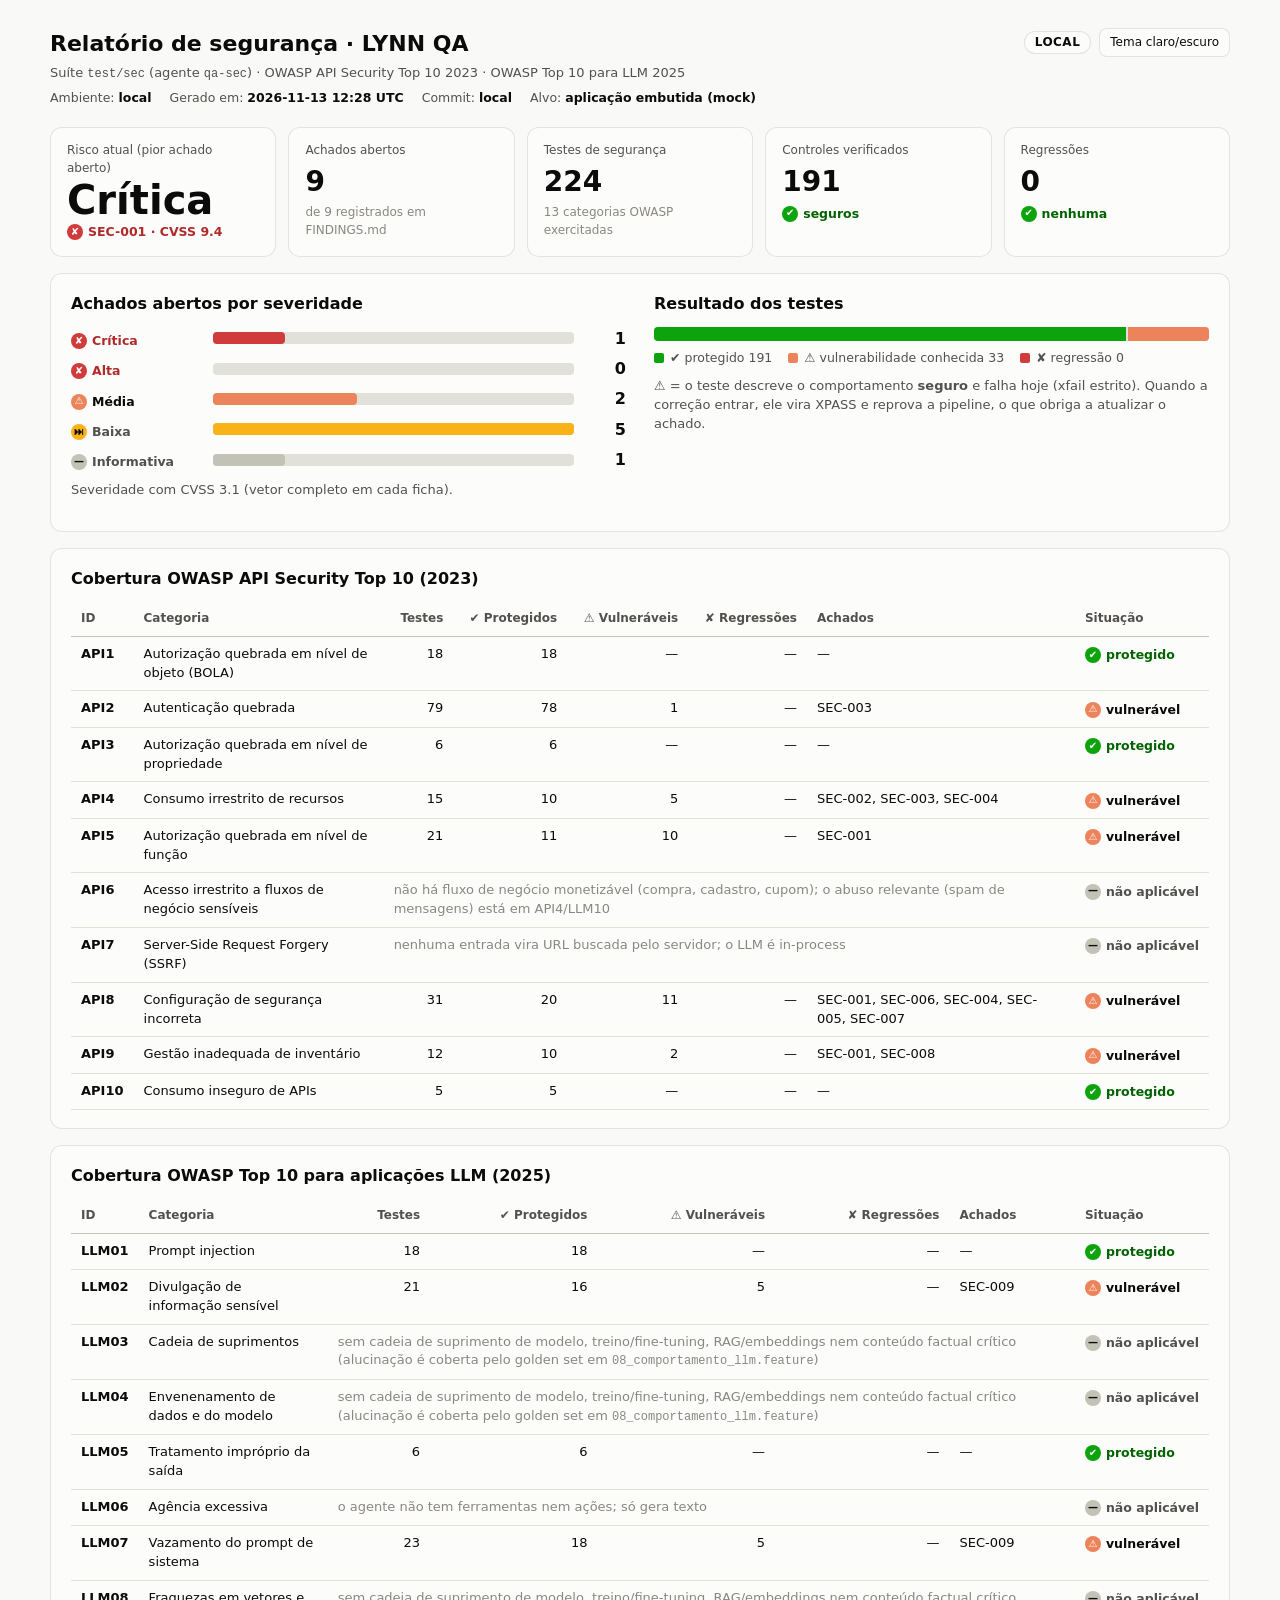
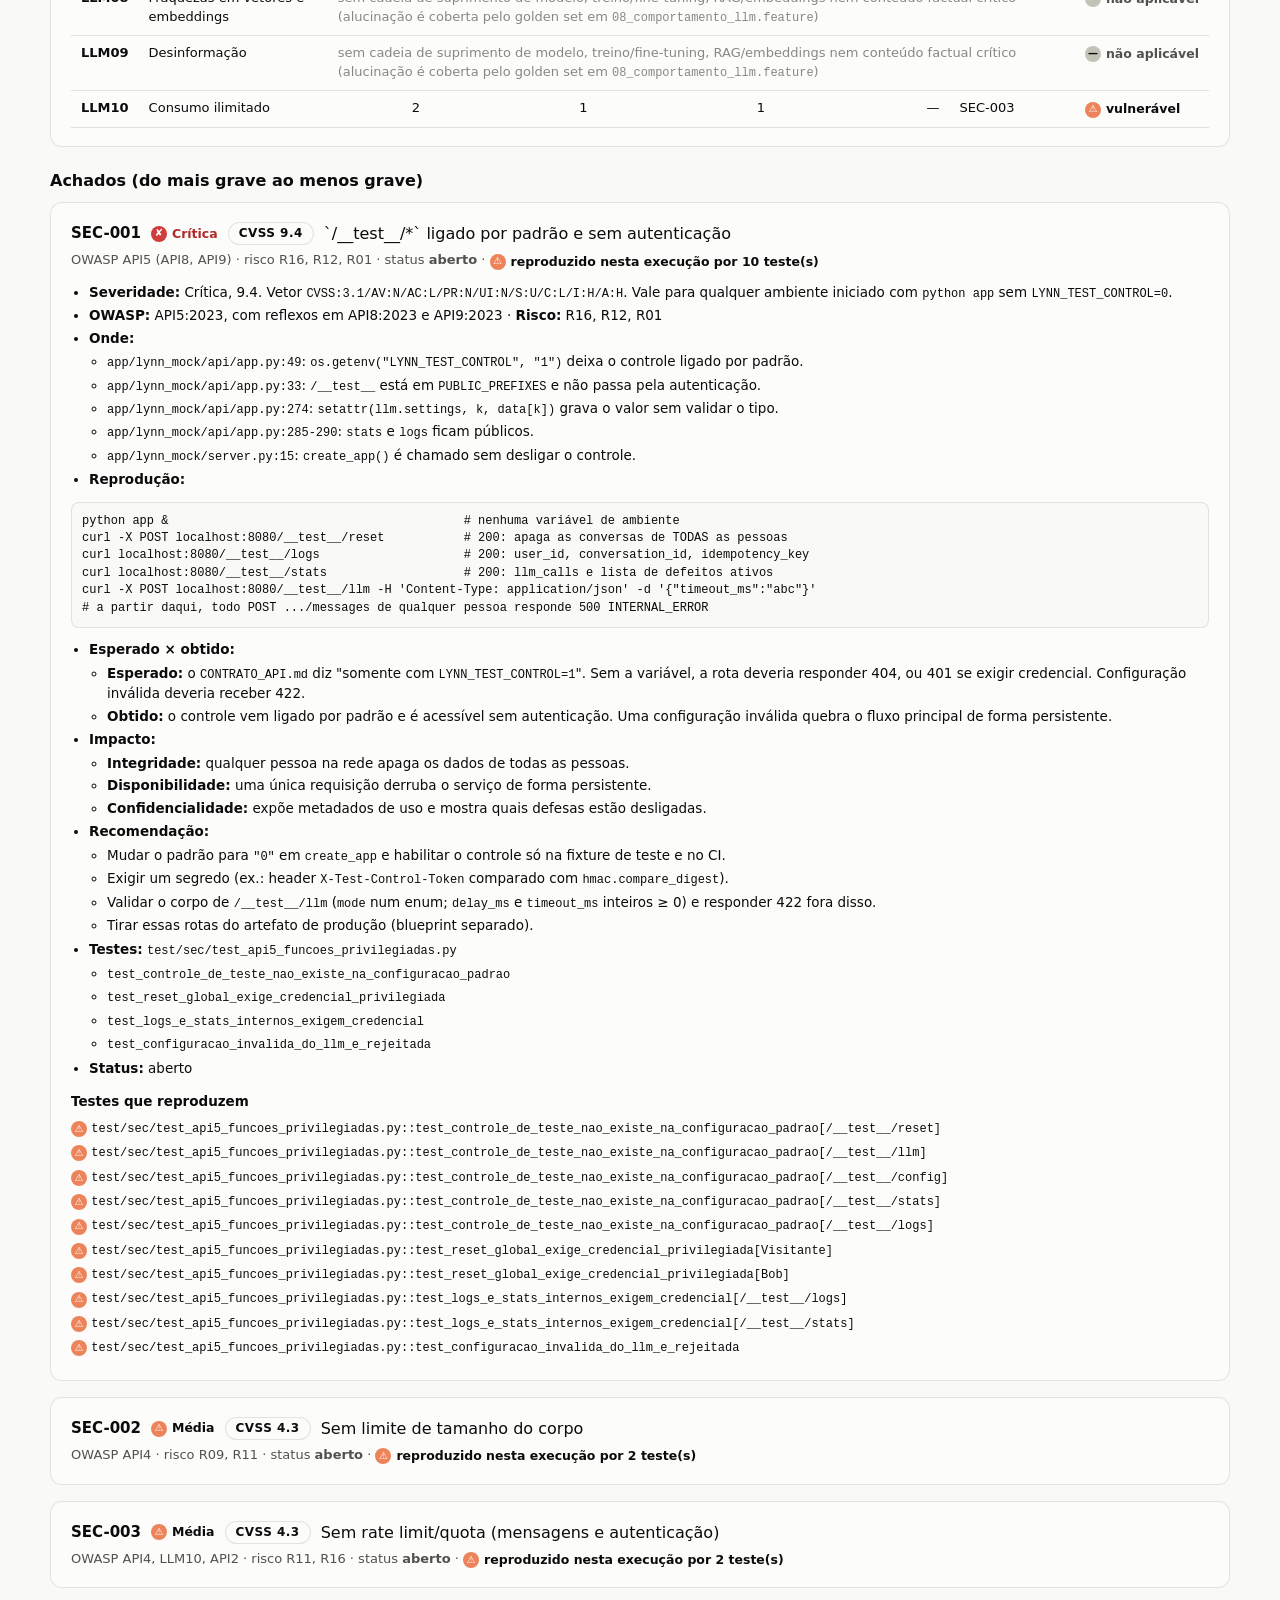
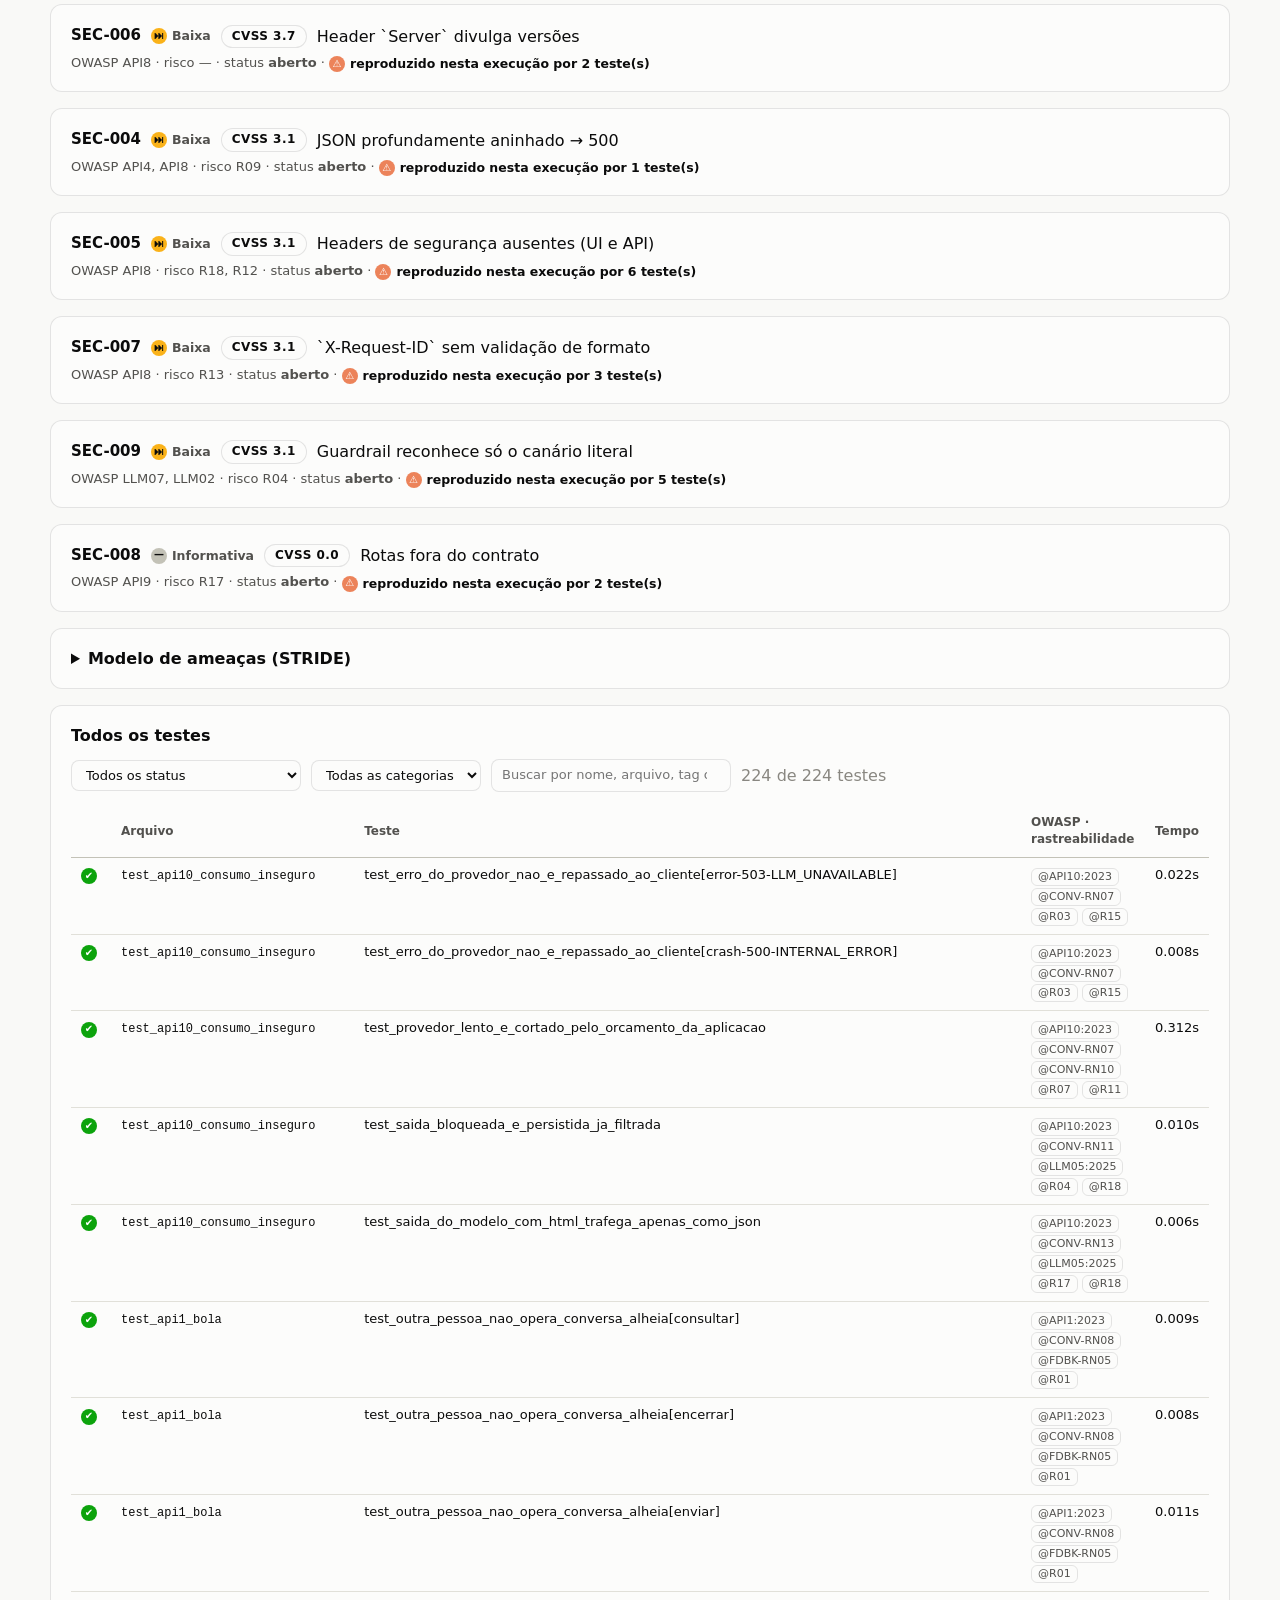
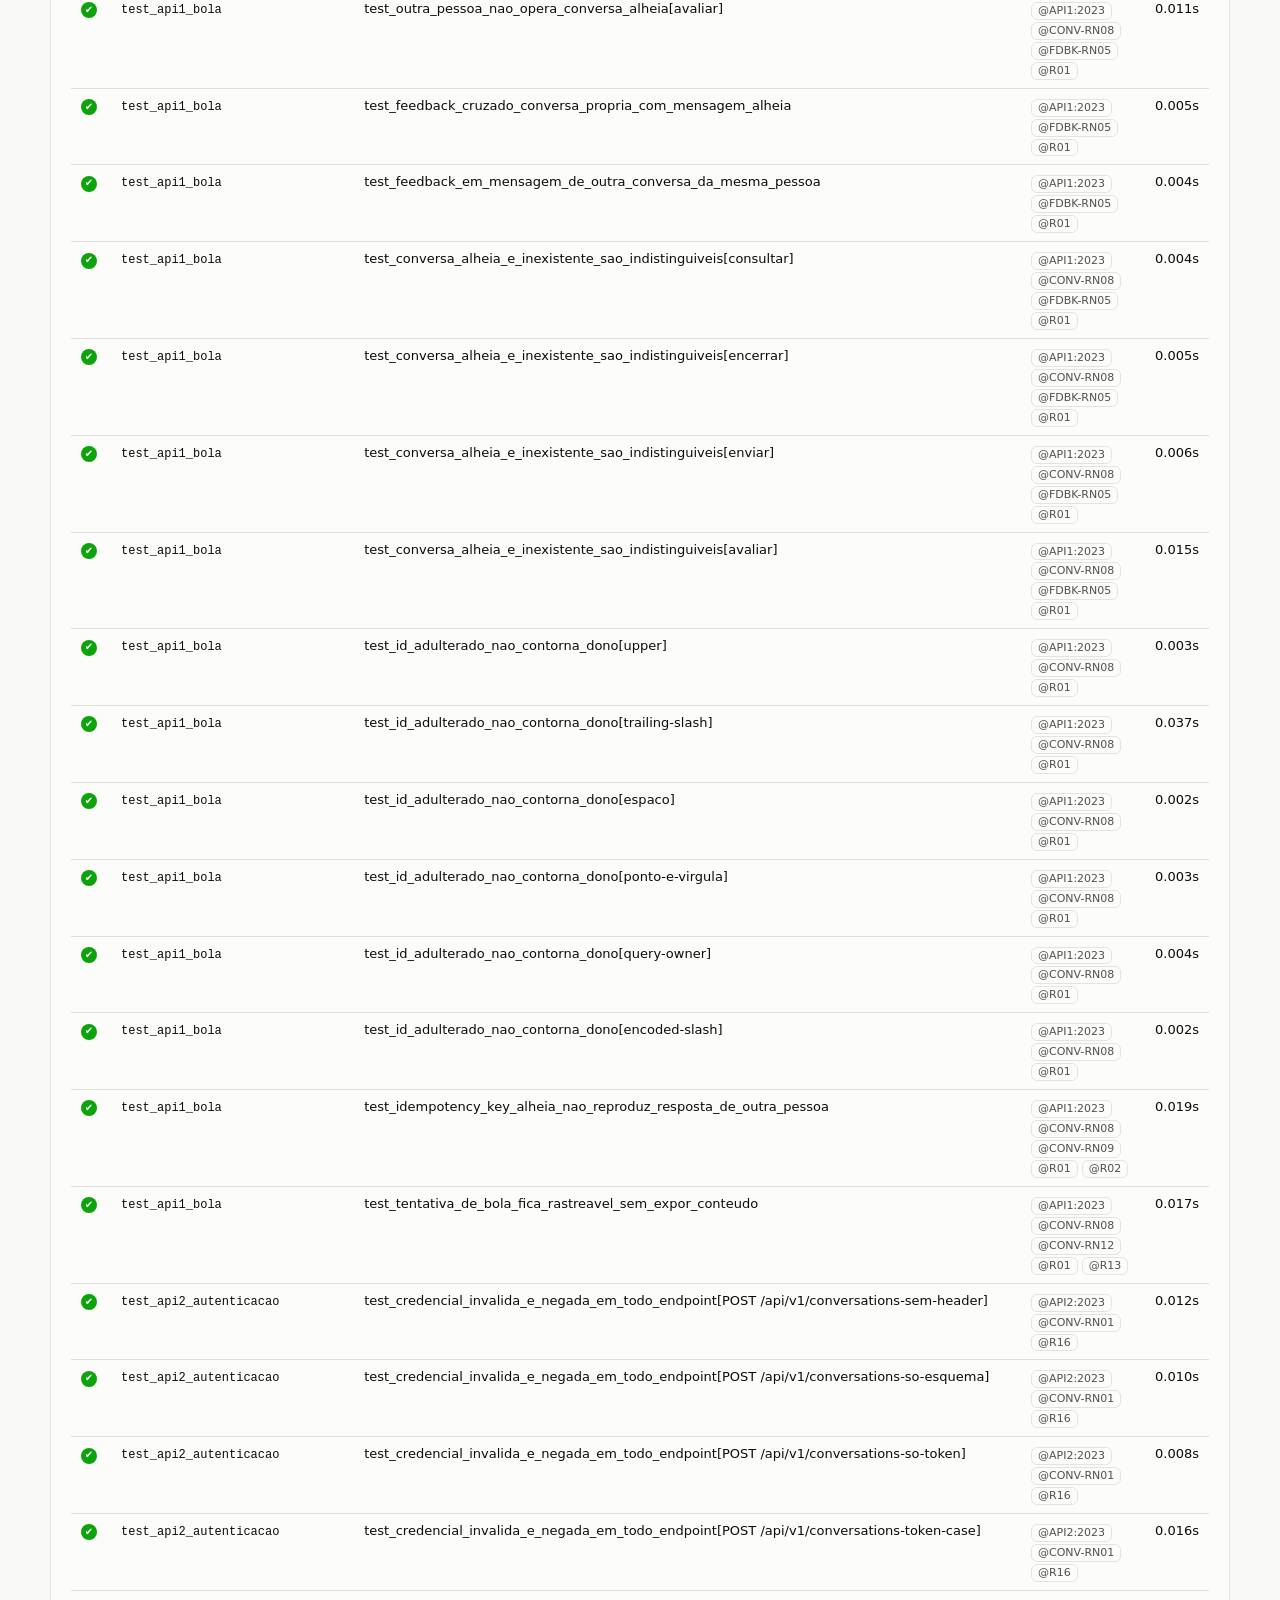
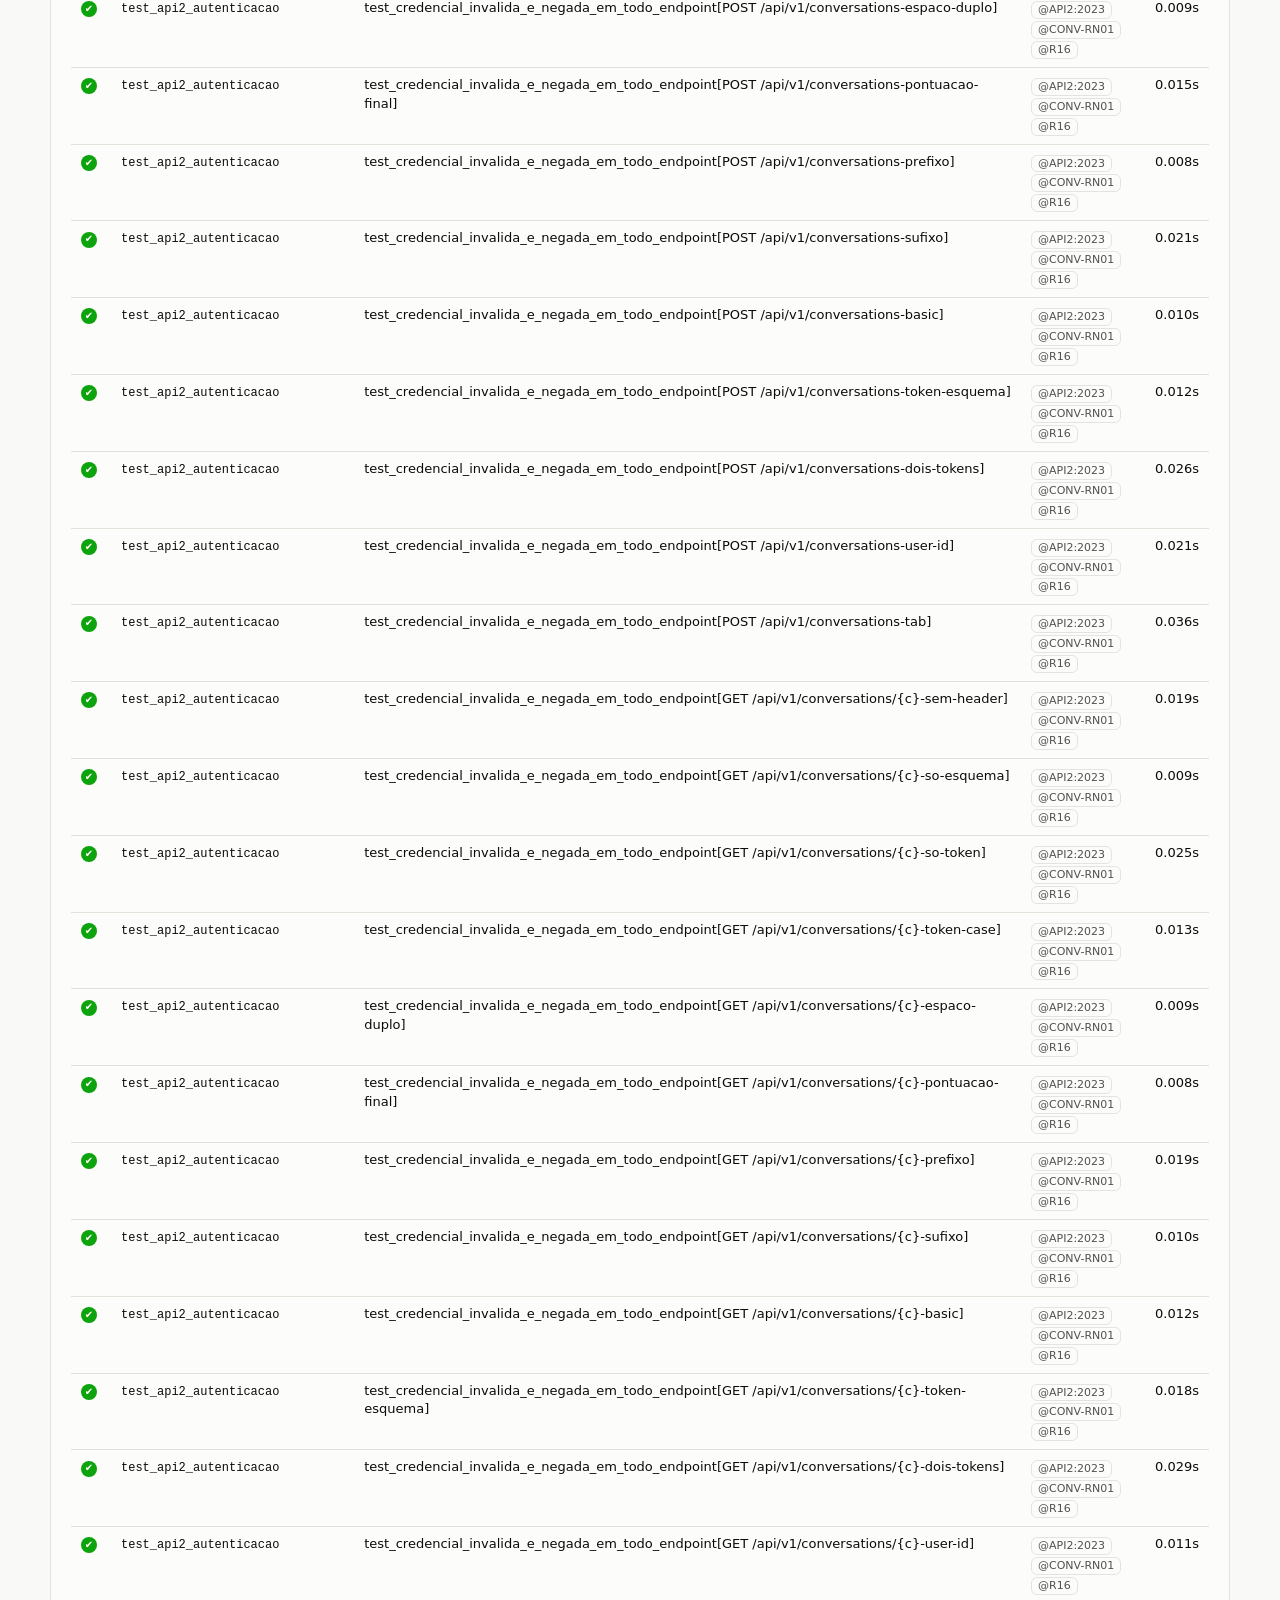
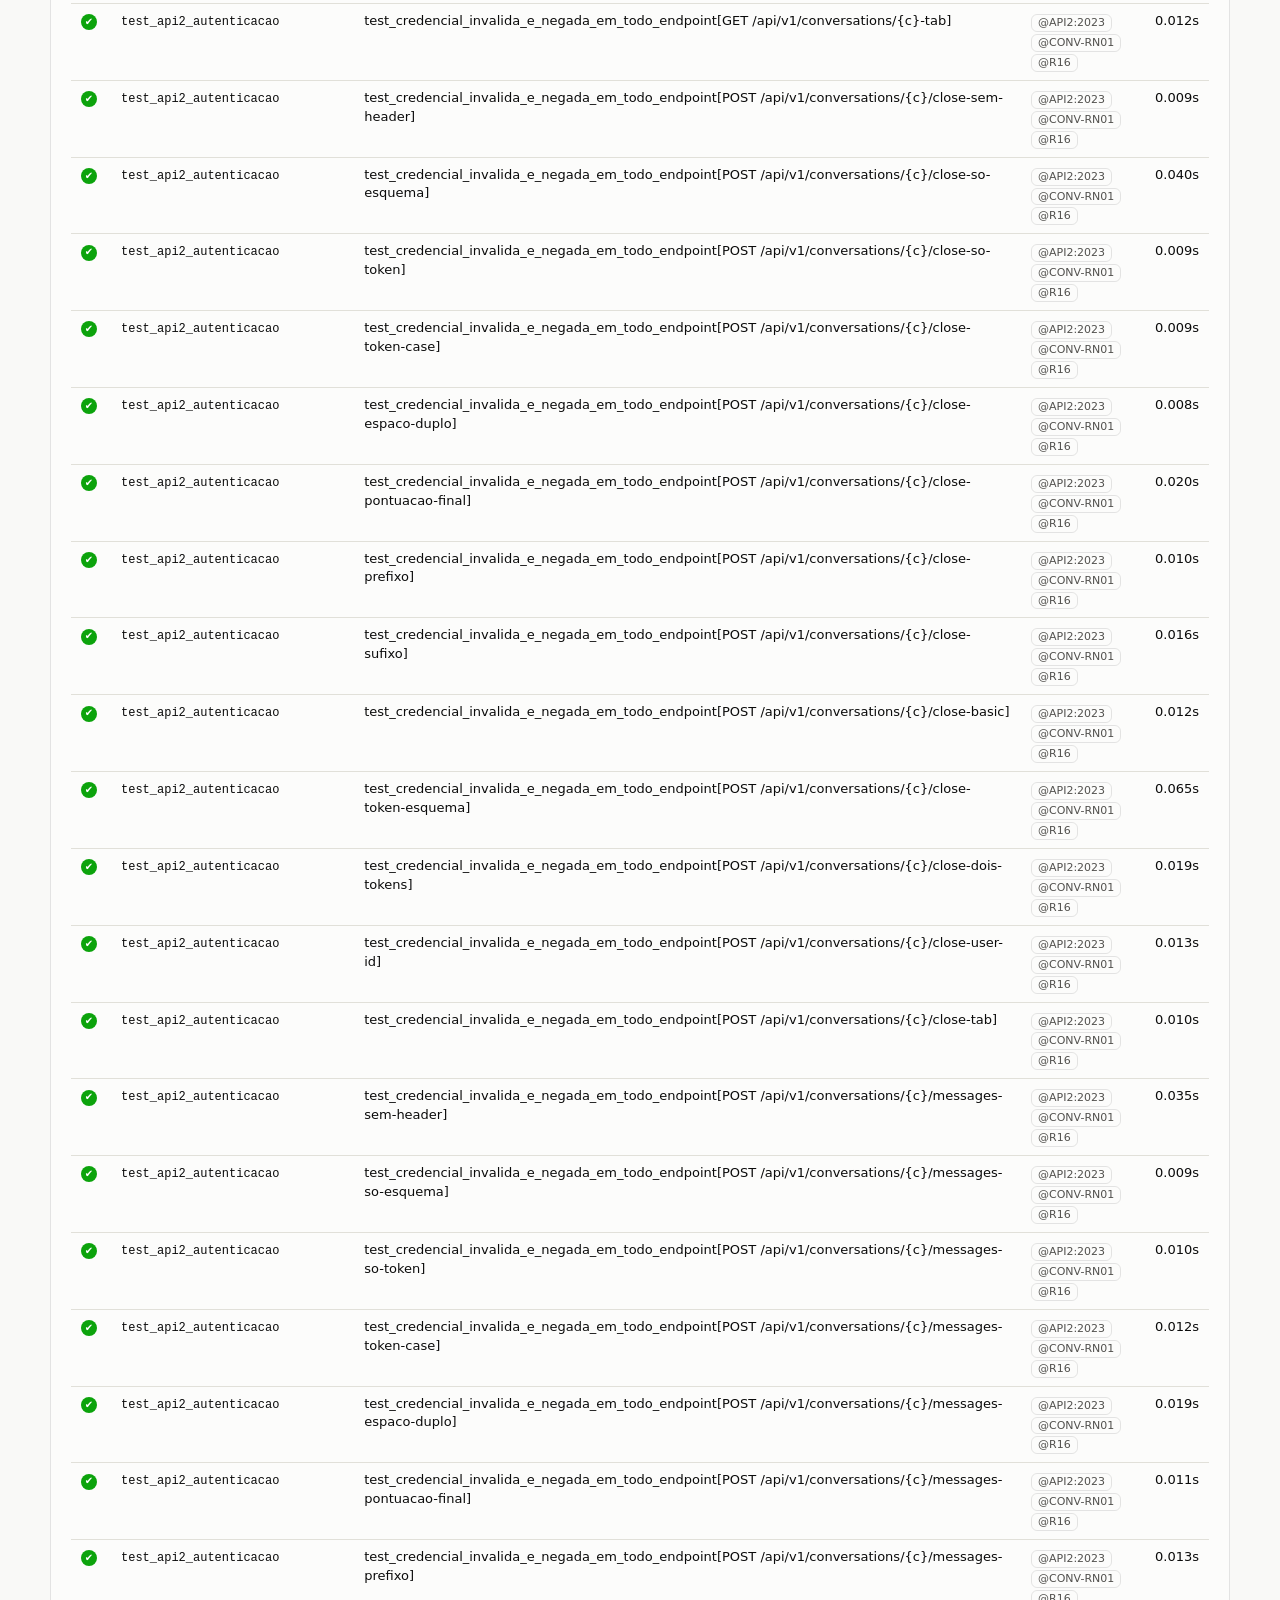
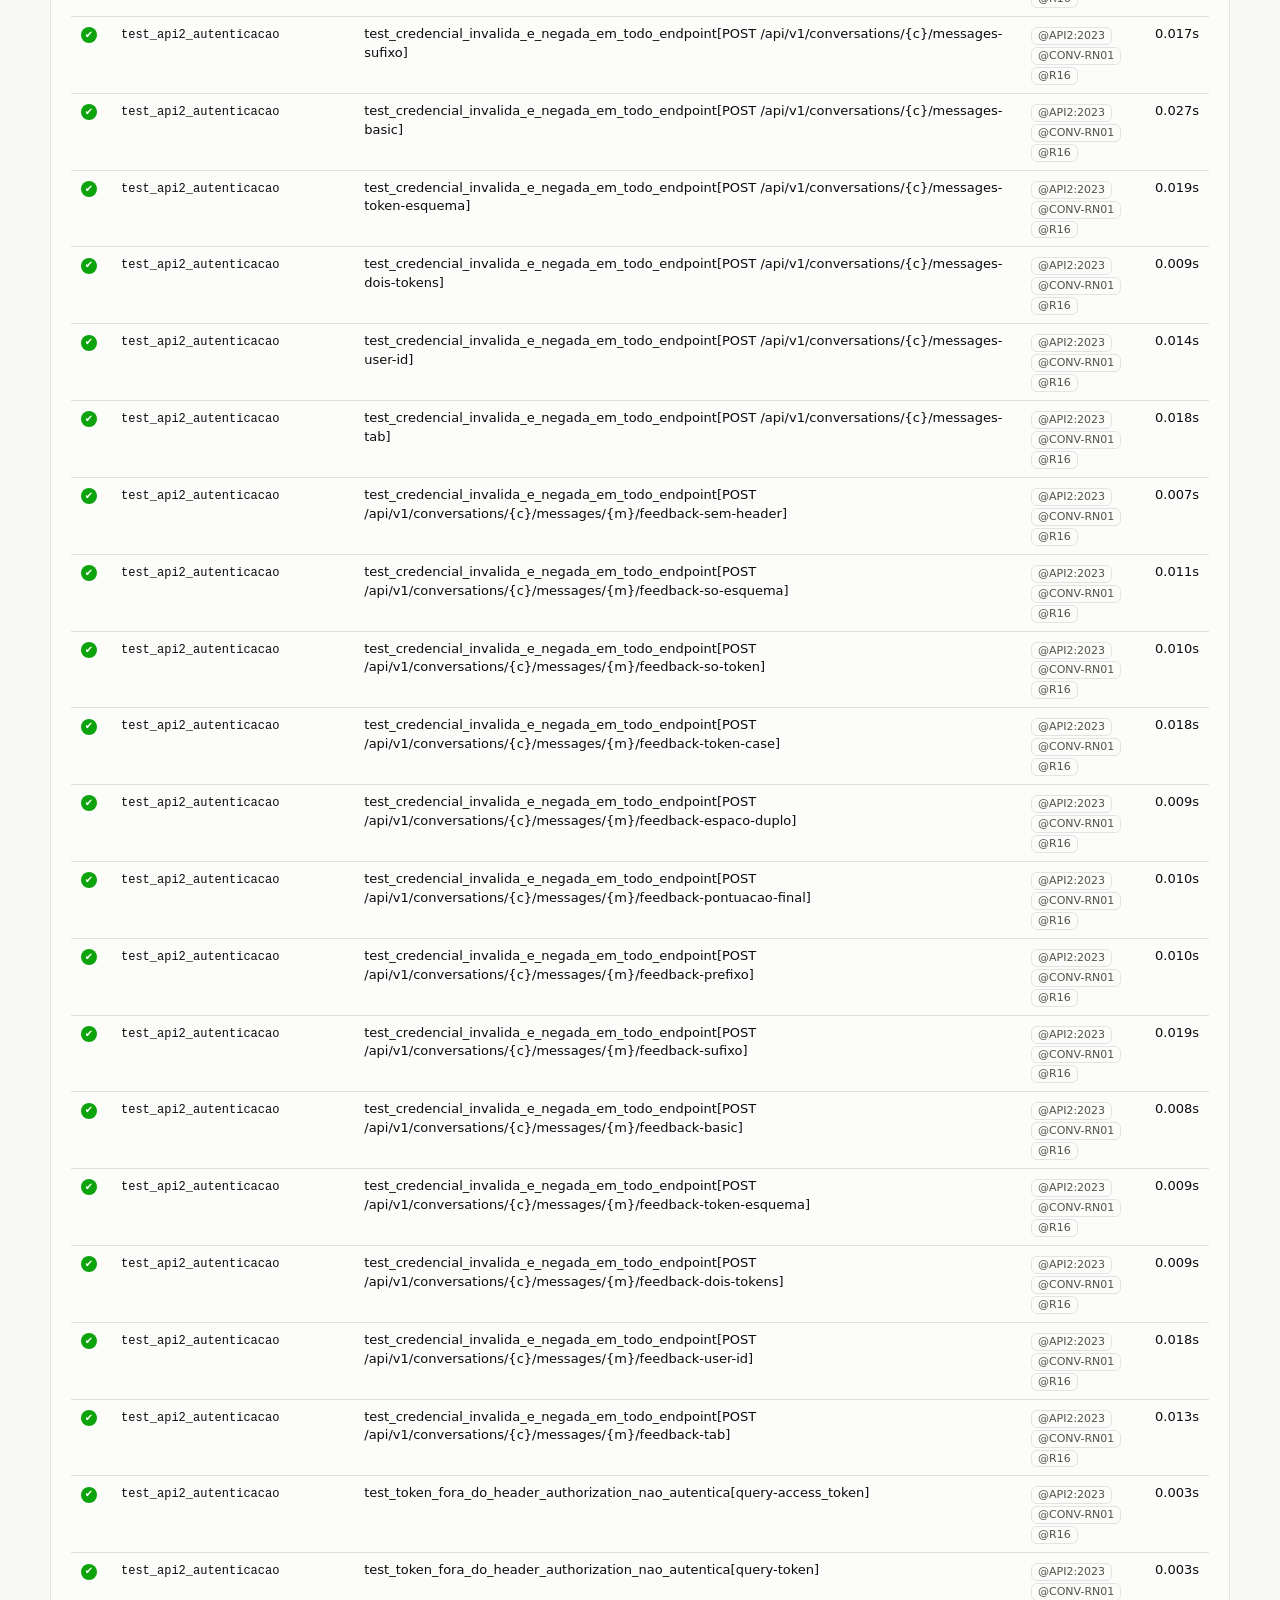
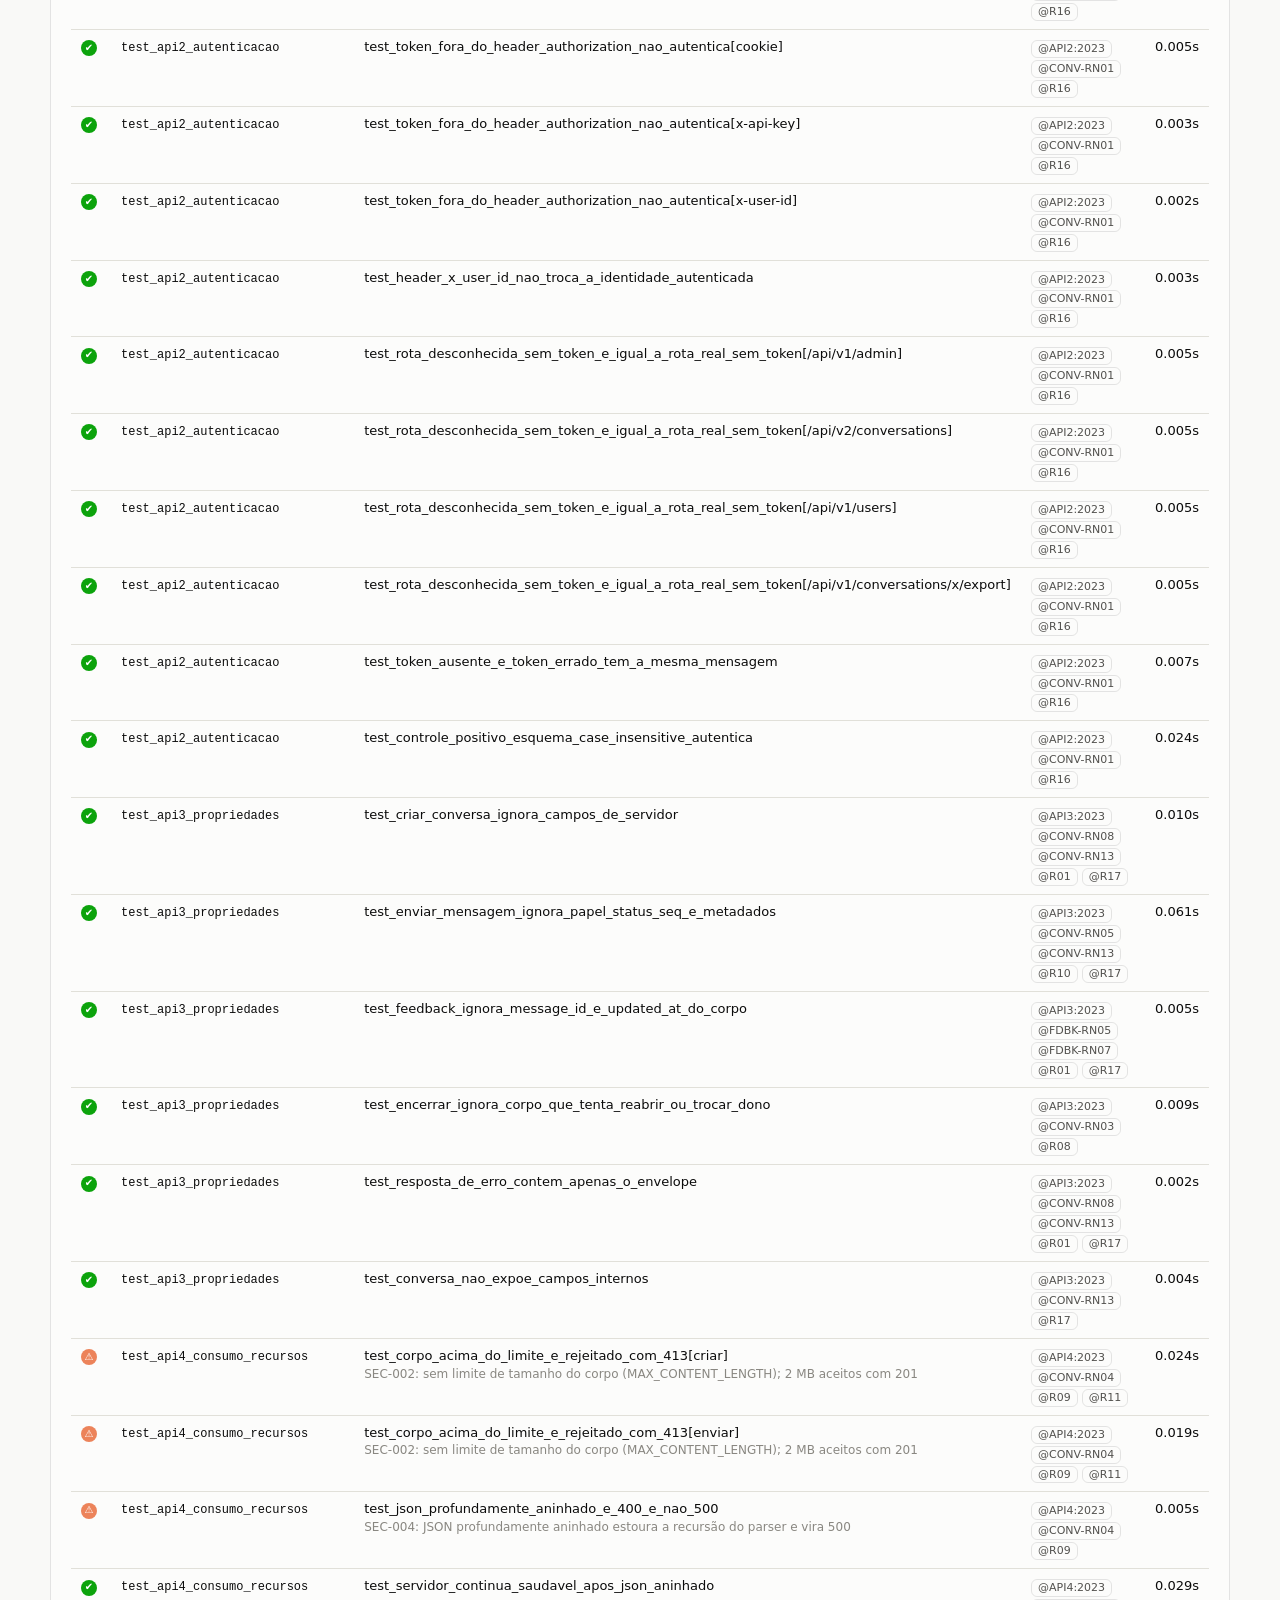
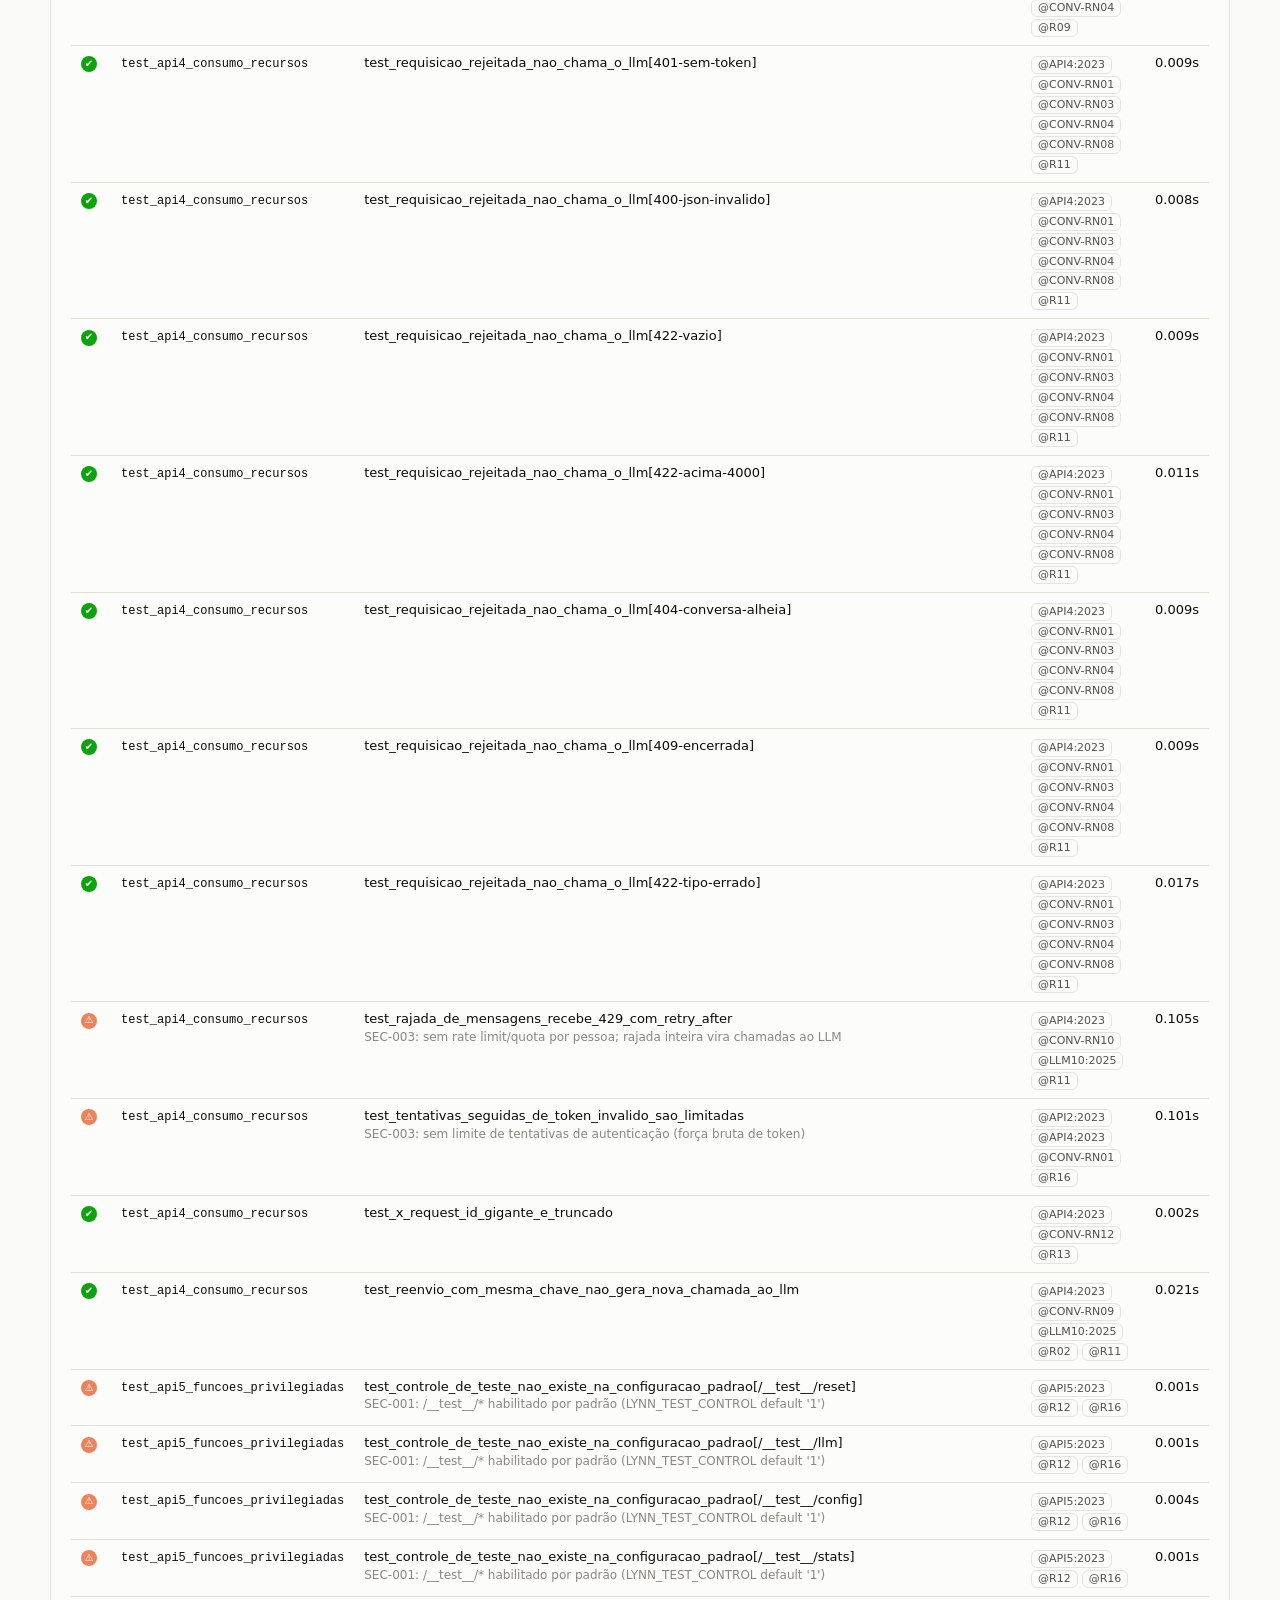
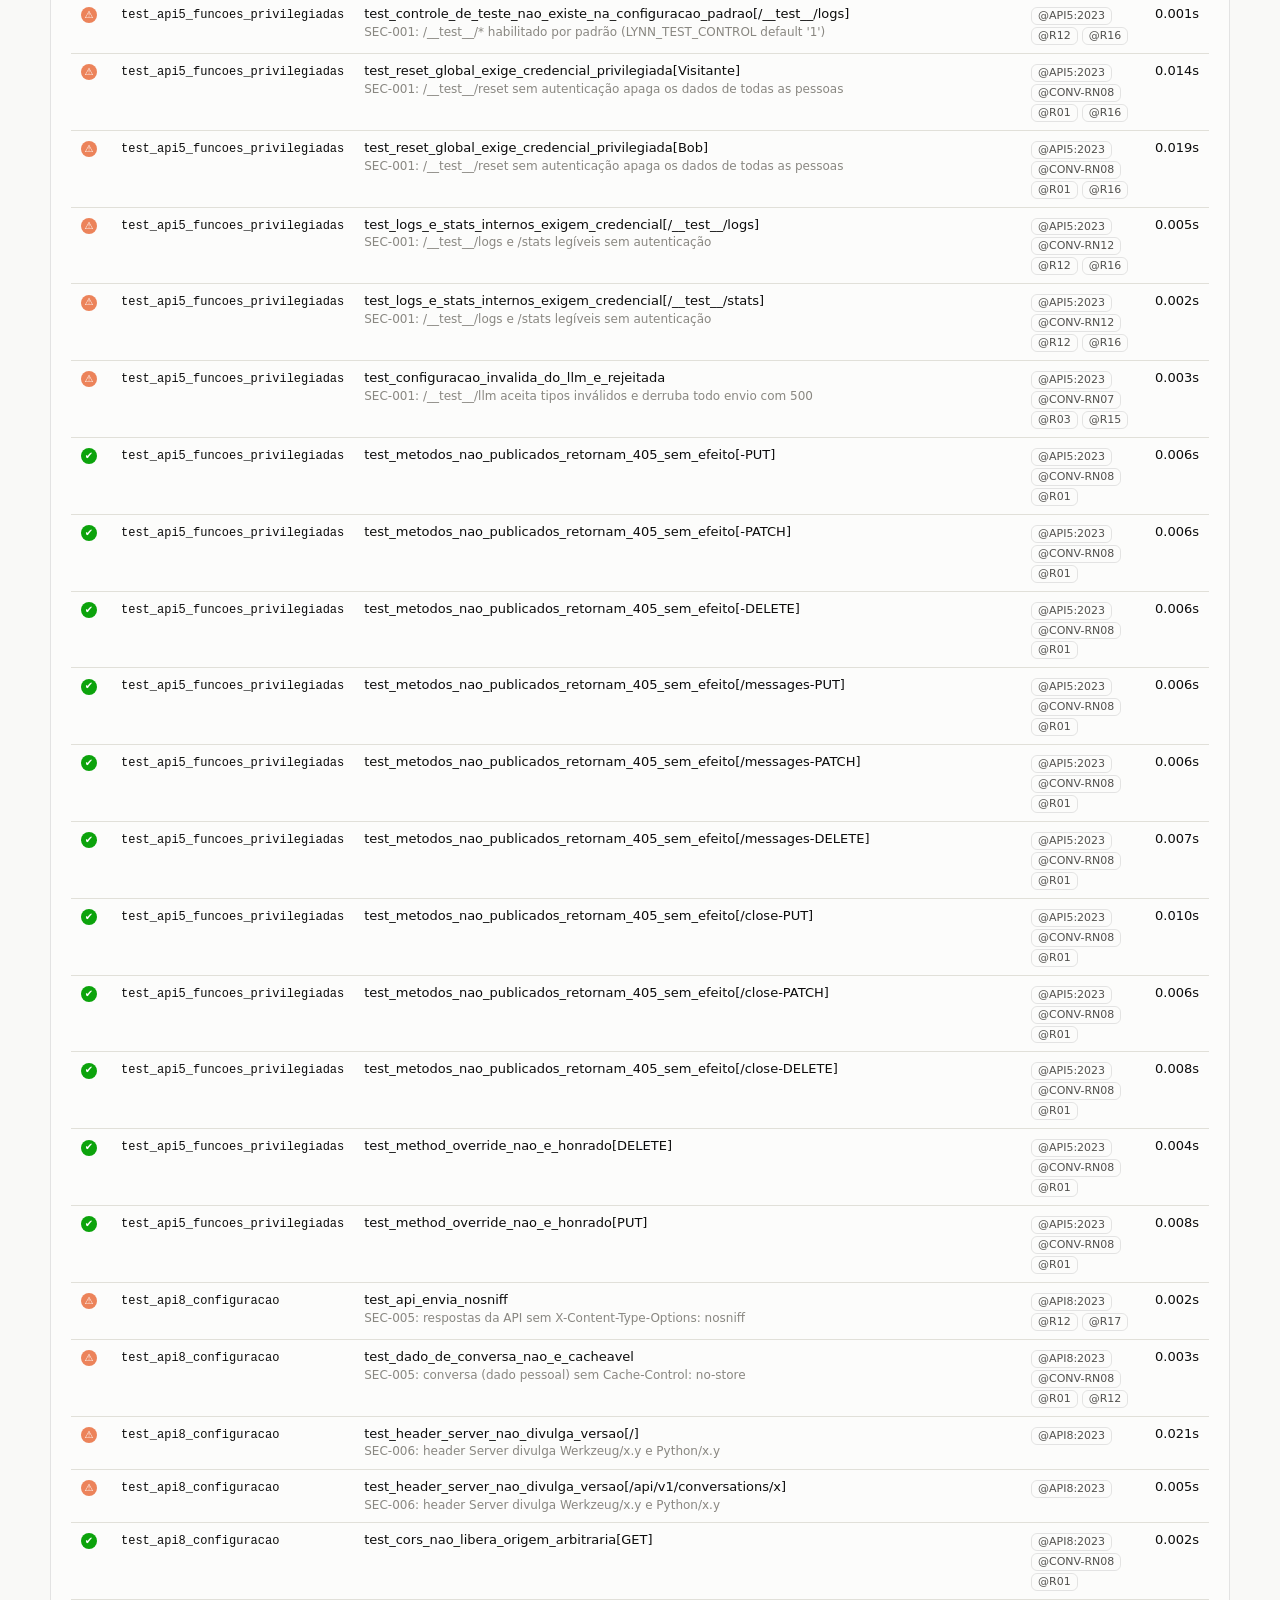
<file: test/reports/sec-report.html>
<!DOCTYPE html>
<html lang="pt-BR"><head><meta charset="utf-8"><meta name="viewport" content="width=device-width,initial-scale=1">
<title>Segurança LYNN QA — local</title><style>
.viz-root{color-scheme:light;
 --page:#f9f9f7;--surface-1:#fcfcfb;--text-primary:#0b0b0b;--text-secondary:#52514e;--muted:#898781;
 --grid:#e1e0d9;--axis:#c3c2b7;--border:rgba(11,11,11,.10);
 --series-1:#2a78d6;--series-2:#eb6834;--series-3:#1baf7a;--series-4:#eda100;
 --good:#0ca30c;--warning:#fab219;--serious:#ec835a;--critical:#d03b3b;--good-text:#006300;--critical-text:#b02a2a;
 --wash:rgba(42,120,214,.06)}
@media (prefers-color-scheme:dark){:root:where(:not([data-theme="light"])) .viz-root{color-scheme:dark;
 --page:#0d0d0d;--surface-1:#1a1a19;--text-primary:#f0efec;--text-secondary:#c3c2b7;--muted:#898781;
 --grid:#2c2c2a;--axis:#383835;--border:rgba(255,255,255,.10);
 --series-1:#3987e5;--series-2:#d95926;--series-3:#199e70;--series-4:#c98500;--good-text:#0ca30c;--critical-text:#e66767;
 --wash:rgba(57,135,229,.10)}}
:root[data-theme="dark"] .viz-root{color-scheme:dark;
 --page:#0d0d0d;--surface-1:#1a1a19;--text-primary:#f0efec;--text-secondary:#c3c2b7;--muted:#898781;
 --grid:#2c2c2a;--axis:#383835;--border:rgba(255,255,255,.10);
 --series-1:#3987e5;--series-2:#d95926;--series-3:#199e70;--series-4:#c98500;--good-text:#0ca30c;--critical-text:#e66767;
 --wash:rgba(57,135,229,.10)}
*{box-sizing:border-box}
body{margin:0}
.viz-root{font-family:system-ui,-apple-system,"Segoe UI",sans-serif;background:var(--page);color:var(--text-primary);
 min-height:100vh;padding:28px 32px 64px;line-height:1.45}
.wrap{max-width:1180px;margin:0 auto}
header.top{display:flex;justify-content:space-between;align-items:flex-start;gap:16px;flex-wrap:wrap;margin-bottom:20px}
h1{font-size:22px;margin:0 0 4px} h2{font-size:16px;margin:0 0 12px} h3{font-size:14px;margin:0}
.sub{color:var(--text-secondary);font-size:13px}
.meta{display:flex;gap:6px 18px;flex-wrap:wrap;color:var(--text-secondary);font-size:12.5px;margin-top:6px}
.meta b{color:var(--text-primary);font-weight:600}
.badge{display:inline-block;padding:2px 10px;border-radius:999px;font-size:12px;font-weight:600;border:1px solid var(--border);
 background:var(--surface-1);text-transform:uppercase;letter-spacing:.04em}
.card{background:var(--surface-1);border:1px solid var(--border);border-radius:12px;padding:18px 20px;margin-bottom:16px}
.kpis{display:grid;grid-template-columns:repeat(auto-fit,minmax(170px,1fr));gap:12px;margin-bottom:16px}
.kpi{background:var(--surface-1);border:1px solid var(--border);border-radius:12px;padding:14px 16px}
.kpi .label{font-size:12px;color:var(--text-secondary)} .kpi .value{font-size:28px;font-weight:650;margin-top:2px}
.kpi .hint{font-size:12px;color:var(--muted);margin-top:2px}
.kpi.hero .value{font-size:48px;line-height:1.05}
.status{display:inline-flex;align-items:center;gap:5px;font-size:12.5px;font-weight:600;white-space:nowrap}
.status .ico{display:inline-grid;place-items:center;width:16px;height:16px;border-radius:50%;color:#fff;font-size:10px}
.status.passed .ico{background:var(--good)} .status.failed .ico{background:var(--critical)}
.status.skipped .ico,.status.undefined .ico{background:var(--warning);color:#0b0b0b}
.status.xfailed .ico{background:var(--serious)} .status.xfailed{color:var(--text-primary)}
.status.none .ico{background:var(--axis);color:var(--text-primary)}
.status.passed{color:var(--good-text)} .status.failed{color:var(--critical-text)} .status.skipped,.status.none{color:var(--text-secondary)}
.seg{display:flex;gap:2px;height:14px;border-radius:4px;overflow:hidden;background:var(--grid)}
.seg span{display:block;height:100%} .seg .passed{background:var(--good)} .seg .failed{background:var(--critical)}
.seg .skipped{background:var(--warning)} .seg .xfailed{background:var(--serious)}
.legend{display:flex;gap:16px;flex-wrap:wrap;font-size:12.5px;color:var(--text-secondary);margin-top:8px}
.legend i{display:inline-block;width:10px;height:10px;border-radius:2px;margin-right:6px;vertical-align:-1px}
table{border-collapse:collapse;width:100%;font-size:13px}
th{text-align:left;font-weight:600;color:var(--text-secondary);font-size:12px;border-bottom:1px solid var(--axis);padding:8px 10px}
td{border-bottom:1px solid var(--grid);padding:8px 10px;vertical-align:top}
td.num,th.num{text-align:right;font-variant-numeric:tabular-nums}
tr:hover td{background:var(--wash)}
code,pre{font-family:ui-monospace,SFMono-Regular,Menlo,Consolas,monospace;font-size:12px}
pre{white-space:pre-wrap;background:var(--page);border:1px solid var(--border);border-radius:8px;padding:10px;max-height:320px;overflow:auto}
.tag{display:inline-block;font-size:11px;color:var(--text-secondary);border:1px solid var(--border);border-radius:6px;padding:0 6px;margin:2px 4px 0 0}
.filters{display:flex;gap:10px;flex-wrap:wrap;align-items:center;margin-bottom:14px}
.filters select,.filters input{font:inherit;font-size:13px;padding:6px 10px;border-radius:8px;border:1px solid var(--border);
 background:var(--surface-1);color:var(--text-primary)}
.filters input{min-width:240px}
.theme-toggle{font:inherit;font-size:12px;padding:5px 10px;border-radius:8px;border:1px solid var(--border);background:var(--surface-1);
 color:var(--text-primary);cursor:pointer}
#tip{position:fixed;pointer-events:none;z-index:10;background:var(--surface-1);color:var(--text-primary);border:1px solid var(--border);
 border-radius:8px;padding:7px 10px;font-size:12.5px;box-shadow:0 4px 18px rgba(0,0,0,.15);opacity:0;transition:opacity .08s;max-width:340px}
.muted{color:var(--muted)} .right{text-align:right}
</style></head>
<body><div class="viz-root"><div class="wrap">
<header class="top"><div><h1>Relatório de segurança · LYNN QA</h1>
<div class="sub">Suíte <code>test/sec</code> (agente <code>qa-sec</code>) · OWASP API Security Top 10 2023 · OWASP Top 10 para LLM 2025</div>
<div class="meta"><span>Ambiente: <b>local</b></span><span>Gerado em: <b>2026-11-13 12:28 UTC</b></span><span>Commit: <b>local</b></span><span>Alvo: <b>aplicação embutida (mock)</b></span></div></div>
<div style="display:flex;gap:8px;align-items:center"><span class="badge">local</span>
<button class="theme-toggle" id="theme" type="button">Tema claro/escuro</button></div></header>

<section class="kpis">
 <div class="kpi hero"><div class="label">Risco atual (pior achado aberto)</div>
  <div class="value" style="font-size:40px">Crítica</div>
  <div class="hint"><span class="status failed"><span class="ico" aria-hidden="true">✘</span>SEC-001 · CVSS 9.4</span></div></div>
 <div class="kpi"><div class="label">Achados abertos</div><div class="value">9</div>
  <div class="hint">de 9 registrados em FINDINGS.md</div></div>
 <div class="kpi"><div class="label">Testes de segurança</div><div class="value">224</div>
  <div class="hint">13 categorias OWASP exercitadas</div></div>
 <div class="kpi"><div class="label">Controles verificados</div><div class="value">191</div>
  <div class="hint"><span class="status passed"><span class="ico" aria-hidden="true">✔</span>seguros</span></div></div>
 <div class="kpi"><div class="label">Regressões</div><div class="value">0</div>
  <div class="hint"><span class="status passed"><span class="ico" aria-hidden="true">✔</span>nenhuma</span></div></div>
</section>

<section class="card" style="display:grid;grid-template-columns:1fr 1fr;gap:28px">
 <div><h2>Achados abertos por severidade</h2><div style="display:grid;grid-template-columns:130px 1fr 40px;gap:12px;align-items:center;margin:7px 0" data-tip="<b>Crítica</b><br>1 achado(s) aberto(s)"><span><span class="status failed"><span class="ico" aria-hidden="true">✘</span>Crítica</span></span><div style="height:12px;background:var(--grid);border-radius:4px"><div style="height:100%;width:20.0%;background:var(--critical);border-radius:4px"></div></div><span class="right" style="font-variant-numeric:tabular-nums"><b>1</b></span></div><div style="display:grid;grid-template-columns:130px 1fr 40px;gap:12px;align-items:center;margin:7px 0" data-tip="<b>Alta</b><br>0 achado(s) aberto(s)"><span><span class="status failed"><span class="ico" aria-hidden="true">✘</span>Alta</span></span><div style="height:12px;background:var(--grid);border-radius:4px"><div style="height:100%;width:0.0%;background:var(--critical);border-radius:4px"></div></div><span class="right" style="font-variant-numeric:tabular-nums"><b>0</b></span></div><div style="display:grid;grid-template-columns:130px 1fr 40px;gap:12px;align-items:center;margin:7px 0" data-tip="<b>Média</b><br>2 achado(s) aberto(s)"><span><span class="status xfailed"><span class="ico" aria-hidden="true">⚠</span>Média</span></span><div style="height:12px;background:var(--grid);border-radius:4px"><div style="height:100%;width:40.0%;background:var(--serious);border-radius:4px"></div></div><span class="right" style="font-variant-numeric:tabular-nums"><b>2</b></span></div><div style="display:grid;grid-template-columns:130px 1fr 40px;gap:12px;align-items:center;margin:7px 0" data-tip="<b>Baixa</b><br>5 achado(s) aberto(s)"><span><span class="status skipped"><span class="ico" aria-hidden="true">⏭</span>Baixa</span></span><div style="height:12px;background:var(--grid);border-radius:4px"><div style="height:100%;width:100.0%;background:var(--warning);border-radius:4px"></div></div><span class="right" style="font-variant-numeric:tabular-nums"><b>5</b></span></div><div style="display:grid;grid-template-columns:130px 1fr 40px;gap:12px;align-items:center;margin:7px 0" data-tip="<b>Informativa</b><br>1 achado(s) aberto(s)"><span><span class="status none"><span class="ico" aria-hidden="true">—</span>Informativa</span></span><div style="height:12px;background:var(--grid);border-radius:4px"><div style="height:100%;width:20.0%;background:var(--axis);border-radius:4px"></div></div><span class="right" style="font-variant-numeric:tabular-nums"><b>1</b></span></div>
  <p class="sub" style="margin-top:10px">Severidade com CVSS 3.1 (vetor completo em cada ficha).</p></div>
 <div><h2>Resultado dos testes</h2><div class="seg" role="img" aria-label="Testes de segurança: 191 aprovados, 0 falhas, 0 ignorados"><span class="passed" style="flex:191" data-tip="&lt;b&gt;Testes de segurança&lt;/b&gt;&lt;br&gt;✔ aprovado: 191 de 224 (85%)"></span><span class="xfailed" style="flex:33" data-tip="&lt;b&gt;Testes de segurança&lt;/b&gt;&lt;br&gt;⚠ vulnerabilidade conhecida: 33 de 224 (15%)"></span></div>
  <div class="legend"><span><i style="background:var(--good)"></i>✔ protegido 191</span>
  <span><i style="background:var(--serious)"></i>⚠ vulnerabilidade conhecida 33</span>
  <span><i style="background:var(--critical)"></i>✘ regressão 0</span></div>
  <p class="sub" style="margin-top:10px">⚠ = o teste descreve o comportamento <b>seguro</b> e falha hoje (xfail estrito).
  Quando a correção entrar, ele vira XPASS e reprova a pipeline, o que obriga a atualizar o achado.</p></div>
</section>

<section class="card"><h2>Cobertura OWASP API Security Top 10 (2023)</h2>
<table><thead><tr><th>ID</th><th>Categoria</th><th class="num">Testes</th><th class="num">✔ Protegidos</th><th class="num">⚠ Vulneráveis</th><th class="num">✘ Regressões</th><th>Achados</th><th>Situação</th></tr></thead><tbody><tr><td><b>API1</b></td><td>Autorização quebrada em nível de objeto (BOLA)</td><td class="num">18</td><td class="num">18</td><td class="num">—</td><td class="num">—</td><td>—</td><td><span class="status passed"><span class="ico" aria-hidden="true">✔</span>protegido</span></td></tr><tr><td><b>API2</b></td><td>Autenticação quebrada</td><td class="num">79</td><td class="num">78</td><td class="num">1</td><td class="num">—</td><td>SEC-003</td><td><span class="status xfailed"><span class="ico" aria-hidden="true">⚠</span>vulnerável</span></td></tr><tr><td><b>API3</b></td><td>Autorização quebrada em nível de propriedade</td><td class="num">6</td><td class="num">6</td><td class="num">—</td><td class="num">—</td><td>—</td><td><span class="status passed"><span class="ico" aria-hidden="true">✔</span>protegido</span></td></tr><tr><td><b>API4</b></td><td>Consumo irrestrito de recursos</td><td class="num">15</td><td class="num">10</td><td class="num">5</td><td class="num">—</td><td>SEC-002, SEC-003, SEC-004</td><td><span class="status xfailed"><span class="ico" aria-hidden="true">⚠</span>vulnerável</span></td></tr><tr><td><b>API5</b></td><td>Autorização quebrada em nível de função</td><td class="num">21</td><td class="num">11</td><td class="num">10</td><td class="num">—</td><td>SEC-001</td><td><span class="status xfailed"><span class="ico" aria-hidden="true">⚠</span>vulnerável</span></td></tr><tr><td><b>API6</b></td><td>Acesso irrestrito a fluxos de negócio sensíveis</td><td colspan="5" class="muted">não há fluxo de negócio monetizável (compra, cadastro, cupom); o abuso relevante (spam de mensagens) está em API4/LLM10</td><td><span class="status none"><span class="ico" aria-hidden="true">—</span>não aplicável</span></td></tr><tr><td><b>API7</b></td><td>Server-Side Request Forgery (SSRF)</td><td colspan="5" class="muted">nenhuma entrada vira URL buscada pelo servidor; o LLM é in-process</td><td><span class="status none"><span class="ico" aria-hidden="true">—</span>não aplicável</span></td></tr><tr><td><b>API8</b></td><td>Configuração de segurança incorreta</td><td class="num">31</td><td class="num">20</td><td class="num">11</td><td class="num">—</td><td>SEC-001, SEC-006, SEC-004, SEC-005, SEC-007</td><td><span class="status xfailed"><span class="ico" aria-hidden="true">⚠</span>vulnerável</span></td></tr><tr><td><b>API9</b></td><td>Gestão inadequada de inventário</td><td class="num">12</td><td class="num">10</td><td class="num">2</td><td class="num">—</td><td>SEC-001, SEC-008</td><td><span class="status xfailed"><span class="ico" aria-hidden="true">⚠</span>vulnerável</span></td></tr><tr><td><b>API10</b></td><td>Consumo inseguro de APIs</td><td class="num">5</td><td class="num">5</td><td class="num">—</td><td class="num">—</td><td>—</td><td><span class="status passed"><span class="ico" aria-hidden="true">✔</span>protegido</span></td></tr></tbody></table></section>
<section class="card"><h2>Cobertura OWASP Top 10 para aplicações LLM (2025)</h2>
<table><thead><tr><th>ID</th><th>Categoria</th><th class="num">Testes</th><th class="num">✔ Protegidos</th><th class="num">⚠ Vulneráveis</th><th class="num">✘ Regressões</th><th>Achados</th><th>Situação</th></tr></thead><tbody><tr><td><b>LLM01</b></td><td>Prompt injection</td><td class="num">18</td><td class="num">18</td><td class="num">—</td><td class="num">—</td><td>—</td><td><span class="status passed"><span class="ico" aria-hidden="true">✔</span>protegido</span></td></tr><tr><td><b>LLM02</b></td><td>Divulgação de informação sensível</td><td class="num">21</td><td class="num">16</td><td class="num">5</td><td class="num">—</td><td>SEC-009</td><td><span class="status xfailed"><span class="ico" aria-hidden="true">⚠</span>vulnerável</span></td></tr><tr><td><b>LLM03</b></td><td>Cadeia de suprimentos</td><td colspan="5" class="muted">sem cadeia de suprimento de modelo, treino/fine-tuning, RAG/embeddings nem conteúdo factual crítico (alucinação é coberta pelo golden set em <code>08_comportamento_llm.feature</code>)</td><td><span class="status none"><span class="ico" aria-hidden="true">—</span>não aplicável</span></td></tr><tr><td><b>LLM04</b></td><td>Envenenamento de dados e do modelo</td><td colspan="5" class="muted">sem cadeia de suprimento de modelo, treino/fine-tuning, RAG/embeddings nem conteúdo factual crítico (alucinação é coberta pelo golden set em <code>08_comportamento_llm.feature</code>)</td><td><span class="status none"><span class="ico" aria-hidden="true">—</span>não aplicável</span></td></tr><tr><td><b>LLM05</b></td><td>Tratamento impróprio da saída</td><td class="num">6</td><td class="num">6</td><td class="num">—</td><td class="num">—</td><td>—</td><td><span class="status passed"><span class="ico" aria-hidden="true">✔</span>protegido</span></td></tr><tr><td><b>LLM06</b></td><td>Agência excessiva</td><td colspan="5" class="muted">o agente não tem ferramentas nem ações; só gera texto</td><td><span class="status none"><span class="ico" aria-hidden="true">—</span>não aplicável</span></td></tr><tr><td><b>LLM07</b></td><td>Vazamento do prompt de sistema</td><td class="num">23</td><td class="num">18</td><td class="num">5</td><td class="num">—</td><td>SEC-009</td><td><span class="status xfailed"><span class="ico" aria-hidden="true">⚠</span>vulnerável</span></td></tr><tr><td><b>LLM08</b></td><td>Fraquezas em vetores e embeddings</td><td colspan="5" class="muted">sem cadeia de suprimento de modelo, treino/fine-tuning, RAG/embeddings nem conteúdo factual crítico (alucinação é coberta pelo golden set em <code>08_comportamento_llm.feature</code>)</td><td><span class="status none"><span class="ico" aria-hidden="true">—</span>não aplicável</span></td></tr><tr><td><b>LLM09</b></td><td>Desinformação</td><td colspan="5" class="muted">sem cadeia de suprimento de modelo, treino/fine-tuning, RAG/embeddings nem conteúdo factual crítico (alucinação é coberta pelo golden set em <code>08_comportamento_llm.feature</code>)</td><td><span class="status none"><span class="ico" aria-hidden="true">—</span>não aplicável</span></td></tr><tr><td><b>LLM10</b></td><td>Consumo ilimitado</td><td class="num">2</td><td class="num">1</td><td class="num">1</td><td class="num">—</td><td>SEC-003</td><td><span class="status xfailed"><span class="ico" aria-hidden="true">⚠</span>vulnerável</span></td></tr></tbody></table></section>

<h2 style="margin:22px 0 10px">Achados (do mais grave ao menos grave)</h2>
<details class="card finding" id="SEC-001" open><summary><span style="display:inline-flex;gap:10px;align-items:center;flex-wrap:wrap"><b style="font-size:15px">SEC-001</b><span class="status failed"><span class="ico" aria-hidden="true">✘</span>Crítica</span><span class="badge">CVSS 9.4</span><span>`/__test__/*` ligado por padrão e sem autenticação</span></span><div style="margin-top:6px" class="sub">OWASP API5 (API8, API9) · risco R16, R12, R01 · status <b>aberto</b> · <span class="status xfailed"><span class="ico" aria-hidden="true">⚠</span>reproduzido nesta execução por 10 teste(s)</span></div></summary><div class="finding-body"><ul>
<li><b>Severidade:</b> Crítica, 9.4. Vetor <code>CVSS:3.1/AV:N/AC:L/PR:N/UI:N/S:U/C:L/I:H/A:H</code>. Vale para qualquer ambiente iniciado com <code>python app</code> sem <code>LYNN_TEST_CONTROL=0</code>.</li>
<li><b>OWASP:</b> API5:2023, com reflexos em API8:2023 e API9:2023 · <b>Risco:</b> R16, R12, R01</li>
<li><b>Onde:</b></li>
<ul>
<li><code>app/lynn_mock/api/app.py:49</code>: <code>os.getenv(&quot;LYNN_TEST_CONTROL&quot;, &quot;1&quot;)</code> deixa o controle ligado por padrão.</li>
<li><code>app/lynn_mock/api/app.py:33</code>: <code>/__test__</code> está em <code>PUBLIC_PREFIXES</code> e não passa pela autenticação.</li>
<li><code>app/lynn_mock/api/app.py:274</code>: <code>setattr(llm.settings, k, data[k])</code> grava o valor sem validar o tipo.</li>
<li><code>app/lynn_mock/api/app.py:285-290</code>: <code>stats</code> e <code>logs</code> ficam públicos.</li>
<li><code>app/lynn_mock/server.py:15</code>: <code>create_app()</code> é chamado sem desligar o controle.</li>
</ul>
<li><b>Reprodução:</b></li>
</ul>
<pre>python app &amp;                                         # nenhuma variável de ambiente
curl -X POST localhost:8080/__test__/reset           # 200: apaga as conversas de TODAS as pessoas
curl localhost:8080/__test__/logs                    # 200: user_id, conversation_id, idempotency_key
curl localhost:8080/__test__/stats                   # 200: llm_calls e lista de defeitos ativos
curl -X POST localhost:8080/__test__/llm -H &#x27;Content-Type: application/json&#x27; -d &#x27;{&quot;timeout_ms&quot;:&quot;abc&quot;}&#x27;
# a partir daqui, todo POST .../messages de qualquer pessoa responde 500 INTERNAL_ERROR</pre>
<ul>
<li><b>Esperado × obtido:</b></li>
<ul>
<li><b>Esperado:</b> o <code>CONTRATO_API.md</code> diz &quot;somente com <code>LYNN_TEST_CONTROL=1</code>&quot;. Sem a variável, a rota deveria responder 404, ou 401 se exigir credencial. Configuração inválida deveria receber 422.</li>
<li><b>Obtido:</b> o controle vem ligado por padrão e é acessível sem autenticação. Uma configuração inválida quebra o fluxo principal de forma persistente.</li>
</ul>
<li><b>Impacto:</b></li>
<ul>
<li><b>Integridade:</b> qualquer pessoa na rede apaga os dados de todas as pessoas.</li>
<li><b>Disponibilidade:</b> uma única requisição derruba o serviço de forma persistente.</li>
<li><b>Confidencialidade:</b> expõe metadados de uso e mostra quais defesas estão desligadas.</li>
</ul>
<li><b>Recomendação:</b></li>
<ul>
<li>Mudar o padrão para <code>&quot;0&quot;</code> em <code>create_app</code> e habilitar o controle só na fixture de teste e no CI.</li>
<li>Exigir um segredo (ex.: header <code>X-Test-Control-Token</code> comparado com <code>hmac.compare_digest</code>).</li>
<li>Validar o corpo de <code>/__test__/llm</code> (<code>mode</code> num enum; <code>delay_ms</code> e <code>timeout_ms</code> inteiros ≥ 0) e responder 422 fora disso.</li>
<li>Tirar essas rotas do artefato de produção (blueprint separado).</li>
</ul>
<li><b>Testes:</b> <code>test/sec/test_api5_funcoes_privilegiadas.py</code></li>
<ul>
<li><code>test_controle_de_teste_nao_existe_na_configuracao_padrao</code></li>
<li><code>test_reset_global_exige_credencial_privilegiada</code></li>
<li><code>test_logs_e_stats_internos_exigem_credencial</code></li>
<li><code>test_configuracao_invalida_do_llm_e_rejeitada</code></li>
</ul>
<li><b>Status:</b> aberto</li>
</ul><h4>Testes que reproduzem</h4><ul class="plain"><li><span class="status xfailed"><span class="ico" aria-hidden="true">⚠</span></span> <code>test/sec/test_api5_funcoes_privilegiadas.py::test_controle_de_teste_nao_existe_na_configuracao_padrao[/__test__/reset]</code></li><li><span class="status xfailed"><span class="ico" aria-hidden="true">⚠</span></span> <code>test/sec/test_api5_funcoes_privilegiadas.py::test_controle_de_teste_nao_existe_na_configuracao_padrao[/__test__/llm]</code></li><li><span class="status xfailed"><span class="ico" aria-hidden="true">⚠</span></span> <code>test/sec/test_api5_funcoes_privilegiadas.py::test_controle_de_teste_nao_existe_na_configuracao_padrao[/__test__/config]</code></li><li><span class="status xfailed"><span class="ico" aria-hidden="true">⚠</span></span> <code>test/sec/test_api5_funcoes_privilegiadas.py::test_controle_de_teste_nao_existe_na_configuracao_padrao[/__test__/stats]</code></li><li><span class="status xfailed"><span class="ico" aria-hidden="true">⚠</span></span> <code>test/sec/test_api5_funcoes_privilegiadas.py::test_controle_de_teste_nao_existe_na_configuracao_padrao[/__test__/logs]</code></li><li><span class="status xfailed"><span class="ico" aria-hidden="true">⚠</span></span> <code>test/sec/test_api5_funcoes_privilegiadas.py::test_reset_global_exige_credencial_privilegiada[Visitante]</code></li><li><span class="status xfailed"><span class="ico" aria-hidden="true">⚠</span></span> <code>test/sec/test_api5_funcoes_privilegiadas.py::test_reset_global_exige_credencial_privilegiada[Bob]</code></li><li><span class="status xfailed"><span class="ico" aria-hidden="true">⚠</span></span> <code>test/sec/test_api5_funcoes_privilegiadas.py::test_logs_e_stats_internos_exigem_credencial[/__test__/logs]</code></li><li><span class="status xfailed"><span class="ico" aria-hidden="true">⚠</span></span> <code>test/sec/test_api5_funcoes_privilegiadas.py::test_logs_e_stats_internos_exigem_credencial[/__test__/stats]</code></li><li><span class="status xfailed"><span class="ico" aria-hidden="true">⚠</span></span> <code>test/sec/test_api5_funcoes_privilegiadas.py::test_configuracao_invalida_do_llm_e_rejeitada</code></li></ul></div></details><details class="card finding" id="SEC-002" ><summary><span style="display:inline-flex;gap:10px;align-items:center;flex-wrap:wrap"><b style="font-size:15px">SEC-002</b><span class="status xfailed"><span class="ico" aria-hidden="true">⚠</span>Média</span><span class="badge">CVSS 4.3</span><span>Sem limite de tamanho do corpo</span></span><div style="margin-top:6px" class="sub">OWASP API4 · risco R09, R11 · status <b>aberto</b> · <span class="status xfailed"><span class="ico" aria-hidden="true">⚠</span>reproduzido nesta execução por 2 teste(s)</span></div></summary><div class="finding-body"><ul>
<li><b>Severidade:</b> Média, 4.3. Vetor <code>CVSS:3.1/AV:N/AC:L/PR:L/UI:N/S:U/C:N/I:N/A:L</code>.</li>
<li><b>OWASP:</b> API4:2023 · <b>Risco:</b> R09, R11</li>
<li><b>Onde:</b></li>
<ul>
<li><code>app/lynn_mock/api/app.py:44</code>: Flask sem <code>MAX_CONTENT_LENGTH</code>.</li>
<li><code>app/lynn_mock/api/app.py:98</code>: <code>_json_body</code> lê o corpo inteiro.</li>
</ul>
<li><b>Reprodução:</b> um corpo de 2 MB (<code>{&quot;agent_id&quot;:&quot;agt_support&quot;,&quot;pad&quot;:&quot;A&quot;*2097152}</code>) em <code>POST /api/v1/conversations</code> responde <b>201</b>. No envio de mensagem com campo extra de 2 MB também: 201, com chamada ao LLM.</li>
<li><b>Esperado × obtido:</b> esperado <code>413</code> no envelope de erro padrão. Obtido <code>201 Created</code>.</li>
<li><b>Impacto:</b> memória e CPU sem teto por requisição. Poucas conexões paralelas com corpos grandes degradam o serviço para todos (agravado pelo SEC-004).</li>
<li><b>Recomendação:</b></li>
<ul>
<li><code>app.config[&quot;MAX_CONTENT_LENGTH&quot;] = 64 * 1024</code>.</li>
<li>Handler 413 que responda <code>PAYLOAD_TOO_LARGE</code> no envelope de erro padrão.</li>
<li>Mesmo limite no gateway.</li>
<li>Documentar o limite no contrato.</li>
</ul>
<li><b>Teste:</b> <code>test/sec/test_api4_consumo_recursos.py::test_corpo_acima_do_limite_e_rejeitado_com_413</code> (criar e enviar)</li>
<li><b>Status:</b> aberto</li>
</ul><h4>Testes que reproduzem</h4><ul class="plain"><li><span class="status xfailed"><span class="ico" aria-hidden="true">⚠</span></span> <code>test/sec/test_api4_consumo_recursos.py::test_corpo_acima_do_limite_e_rejeitado_com_413[criar]</code></li><li><span class="status xfailed"><span class="ico" aria-hidden="true">⚠</span></span> <code>test/sec/test_api4_consumo_recursos.py::test_corpo_acima_do_limite_e_rejeitado_com_413[enviar]</code></li></ul></div></details><details class="card finding" id="SEC-003" ><summary><span style="display:inline-flex;gap:10px;align-items:center;flex-wrap:wrap"><b style="font-size:15px">SEC-003</b><span class="status xfailed"><span class="ico" aria-hidden="true">⚠</span>Média</span><span class="badge">CVSS 4.3</span><span>Sem rate limit/quota (mensagens e autenticação)</span></span><div style="margin-top:6px" class="sub">OWASP API4, LLM10, API2 · risco R11, R16 · status <b>aberto</b> · <span class="status xfailed"><span class="ico" aria-hidden="true">⚠</span>reproduzido nesta execução por 2 teste(s)</span></div></summary><div class="finding-body"><ul>
<li><b>Severidade:</b> Média, 4.3. Vetor <code>CVSS:3.1/AV:N/AC:L/PR:L/UI:N/S:U/C:N/I:N/A:L</code>. Com modelo pago, o impacto financeiro é direto.</li>
<li><b>OWASP:</b> API4:2023, LLM10:2025, API2:2023 · <b>Risco:</b> R11, R16</li>
<li><b>Onde:</b></li>
<ul>
<li><code>app/lynn_mock/api/app.py:147</code>: <code>send_message</code> não tem controle por pessoa antes de chamar o LLM.</li>
<li><code>app/lynn_mock/api/app.py:64-74</code>: o middleware não limita os 401.</li>
</ul>
<li><b>Reprodução:</b></li>
<ul>
<li>25 mensagens seguidas → 25 × <code>201</code>, com <code>llm_calls = 25</code>.</li>
<li>25 tokens inválidos → 25 × <code>401</code>, nenhum <code>429</code>.</li>
</ul>
<li><b>Esperado × obtido:</b> esperado <code>429</code> com <code>Retry-After</code> ao esgotar a cota. Obtido: nenhum limite.</li>
<li><b>Impacto:</b></li>
<ul>
<li>Custo de tokens ilimitado (*denial of wallet*).</li>
<li>Uma pessoa ocupa o pool de 32 threads do LLM.</li>
<li>Força bruta de token sem atrito.</li>
<li>Histórico e <code>prompt_tokens</code> crescem sem teto.</li>
</ul>
<li><b>Recomendação:</b></li>
<ul>
<li>Rate limit por pessoa e por IP (ex.: token bucket de 10 mensagens/min).</li>
<li>Quota diária de tokens.</li>
<li>Janela de contexto truncada ou resumida (dúvidas 7 e 10 da estratégia).</li>
<li>Bloqueio progressivo após 401 repetidos.</li>
</ul>
<li><b>Testes:</b> <code>test/sec/test_api4_consumo_recursos.py</code></li>
<ul>
<li><code>test_rajada_de_mensagens_recebe_429_com_retry_after</code></li>
<li><code>test_tentativas_seguidas_de_token_invalido_sao_limitadas</code></li>
</ul>
<li><b>Status:</b> aberto</li>
</ul><h4>Testes que reproduzem</h4><ul class="plain"><li><span class="status xfailed"><span class="ico" aria-hidden="true">⚠</span></span> <code>test/sec/test_api4_consumo_recursos.py::test_rajada_de_mensagens_recebe_429_com_retry_after</code></li><li><span class="status xfailed"><span class="ico" aria-hidden="true">⚠</span></span> <code>test/sec/test_api4_consumo_recursos.py::test_tentativas_seguidas_de_token_invalido_sao_limitadas</code></li></ul></div></details><details class="card finding" id="SEC-006" ><summary><span style="display:inline-flex;gap:10px;align-items:center;flex-wrap:wrap"><b style="font-size:15px">SEC-006</b><span class="status skipped"><span class="ico" aria-hidden="true">⏭</span>Baixa</span><span class="badge">CVSS 3.7</span><span>Header `Server` divulga versões</span></span><div style="margin-top:6px" class="sub">OWASP API8 · risco — · status <b>aberto</b> · <span class="status xfailed"><span class="ico" aria-hidden="true">⚠</span>reproduzido nesta execução por 2 teste(s)</span></div></summary><div class="finding-body"><ul>
<li><b>Severidade:</b> Baixa, 3.7. Vetor <code>CVSS:3.1/AV:N/AC:H/PR:N/UI:N/S:U/C:L/I:N/A:N</code>.</li>
<li><b>OWASP:</b> API8:2023 · <b>Risco:</b> não mapeado. Sugestão: novo risco de hardening na matriz.</li>
<li><b>Onde:</b> <code>app/lynn_mock/server.py:15</code>. <code>run_simple</code> sobe o servidor de desenvolvimento do Werkzeug.</li>
<li><b>Reprodução:</b> <code>curl -sI localhost:8080/</code> retorna <code>Server: Werkzeug/3.1.9 Python/3.13.18</code> (confirmado na revisão).</li>
<li><b>Esperado × obtido:</b> esperado <code>Server</code> ausente ou genérico. Obtido: framework e runtime com versão.</li>
<li><b>Impacto:</b> facilita mapear CVEs e mostra que um servidor de desenvolvimento está exposto.</li>
<li><b>Recomendação:</b> gunicorn ou uwsgi atrás de um proxy que neutralize <code>Server</code>. Nunca <code>run_simple</code> fora do ambiente local.</li>
<li><b>Teste:</b> <code>test/sec/test_api8_configuracao.py::test_header_server_nao_divulga_versao</code> (em <code>/</code> e na API)</li>
<li><b>Status:</b> aberto</li>
</ul><h4>Testes que reproduzem</h4><ul class="plain"><li><span class="status xfailed"><span class="ico" aria-hidden="true">⚠</span></span> <code>test/sec/test_api8_configuracao.py::test_header_server_nao_divulga_versao[/]</code></li><li><span class="status xfailed"><span class="ico" aria-hidden="true">⚠</span></span> <code>test/sec/test_api8_configuracao.py::test_header_server_nao_divulga_versao[/api/v1/conversations/x]</code></li></ul></div></details><details class="card finding" id="SEC-004" ><summary><span style="display:inline-flex;gap:10px;align-items:center;flex-wrap:wrap"><b style="font-size:15px">SEC-004</b><span class="status skipped"><span class="ico" aria-hidden="true">⏭</span>Baixa</span><span class="badge">CVSS 3.1</span><span>JSON profundamente aninhado → 500</span></span><div style="margin-top:6px" class="sub">OWASP API4, API8 · risco R09 · status <b>aberto</b> · <span class="status xfailed"><span class="ico" aria-hidden="true">⚠</span>reproduzido nesta execução por 1 teste(s)</span></div></summary><div class="finding-body"><ul>
<li><b>Severidade:</b> Baixa, 3.1. Vetor <code>CVSS:3.1/AV:N/AC:H/PR:L/UI:N/S:U/C:N/I:N/A:L</code>.</li>
<li><b>OWASP:</b> API4:2023, API8:2023 · <b>Risco:</b> R09</li>
<li><b>Onde:</b> <code>app/lynn_mock/domain/http_rules.py:31-32</code>. <code>parse_json_object</code> só captura <code>ValueError</code>, então o <code>RecursionError</code> escapa.</li>
<li><b>Reprodução:</b> um corpo <code>&quot;[&quot;*50000 + &quot;]&quot;*50000</code> em <code>POST /api/v1/conversations</code> responde <code>500 INTERNAL_ERROR</code>.</li>
<li><b>Esperado × obtido:</b> esperado <code>400 INVALID_JSON</code>. Obtido <code>500</code>. O processo continua saudável (<code>test_servidor_continua_saudavel_apos_json_aninhado</code> passa).</li>
<li><b>Impacto:</b> 5xx falsos, CPU gasta em recursão e observabilidade poluída.</li>
<li><b>Recomendação:</b> capturar <code>RecursionError</code> em <code>parse_json_object</code> e devolver <code>BodyError(400, &quot;INVALID_JSON&quot;, …)</code>. Combinar com o limite de corpo do SEC-002.</li>
<li><b>Teste:</b> <code>test/sec/test_api4_consumo_recursos.py::test_json_profundamente_aninhado_e_400_e_nao_500</code></li>
<li><b>Status:</b> aberto</li>
</ul><h4>Testes que reproduzem</h4><ul class="plain"><li><span class="status xfailed"><span class="ico" aria-hidden="true">⚠</span></span> <code>test/sec/test_api4_consumo_recursos.py::test_json_profundamente_aninhado_e_400_e_nao_500</code></li></ul></div></details><details class="card finding" id="SEC-005" ><summary><span style="display:inline-flex;gap:10px;align-items:center;flex-wrap:wrap"><b style="font-size:15px">SEC-005</b><span class="status skipped"><span class="ico" aria-hidden="true">⏭</span>Baixa</span><span class="badge">CVSS 3.1</span><span>Headers de segurança ausentes (UI e API)</span></span><div style="margin-top:6px" class="sub">OWASP API8 · risco R18, R12 · status <b>aberto</b> · <span class="status xfailed"><span class="ico" aria-hidden="true">⚠</span>reproduzido nesta execução por 6 teste(s)</span></div></summary><div class="finding-body"><ul>
<li><b>Severidade:</b> Baixa, 3.1. Vetor <code>CVSS:3.1/AV:N/AC:H/PR:N/UI:R/S:U/C:N/I:L/A:N</code>. É defesa em profundidade: hoje o render usa <code>textContent</code> e o XSS armazenado não executa, o que o teste no Chromium confirma.</li>
<li><b>OWASP:</b> API8:2023 · <b>Risco:</b> R18, R12</li>
<li><b>Onde:</b> <code>app/lynn_mock/api/app.py:77</code>. <code>_after</code> só adiciona <code>X-Request-ID</code>.</li>
<li><b>Reprodução:</b> <code>curl -sI localhost:8080/</code> e uma resposta de conversa. Nenhuma traz <code>Content-Security-Policy</code>, <code>X-Content-Type-Options</code>, <code>X-Frame-Options</code>/<code>frame-ancestors</code> nem <code>Referrer-Policy</code>. A resposta da conversa também não traz <code>Cache-Control: no-store</code>.</li>
<li><b>Esperado × obtido:</b> esperado CSP sem <code>&#x27;unsafe-inline&#x27;</code>, <code>nosniff</code>, <code>DENY</code>/<code>frame-ancestors &#x27;none&#x27;</code>, Referrer-Policy restritiva e <code>no-store</code> nos dados de conversa. Obtido: todos ausentes.</li>
<li><b>Impacto:</b></li>
<ul>
<li>Não há segunda barreira contra um XSS futuro.</li>
<li>A página pode ser embutida em iframe (clickjacking).</li>
<li>Dados pessoais podem ficar em cache.</li>
</ul>
<li><b>Recomendação:</b> em <code>_after</code>, adicionar:</li>
<ul>
<li><code>Content-Security-Policy: default-src &#x27;self&#x27;; script-src &#x27;self&#x27;; frame-ancestors &#x27;none&#x27;</code></li>
<li><code>X-Content-Type-Options: nosniff</code></li>
<li><code>Referrer-Policy: no-referrer</code></li>
<li><code>Cache-Control: no-store</code> em <code>/api/</code></li>
</ul>
<li><b>Testes:</b></li>
<ul>
<li><code>test/sec/test_web_headers_xss.py::test_pagina_do_chat_envia_header_de_seguranca</code> (4 parâmetros)</li>
<li><code>test/sec/test_api8_configuracao.py::test_api_envia_nosniff</code></li>
<li><code>test/sec/test_api8_configuracao.py::test_dado_de_conversa_nao_e_cacheavel</code></li>
</ul>
<li><b>Status:</b> aberto</li>
</ul><h4>Testes que reproduzem</h4><ul class="plain"><li><span class="status xfailed"><span class="ico" aria-hidden="true">⚠</span></span> <code>test/sec/test_api8_configuracao.py::test_api_envia_nosniff</code></li><li><span class="status xfailed"><span class="ico" aria-hidden="true">⚠</span></span> <code>test/sec/test_api8_configuracao.py::test_dado_de_conversa_nao_e_cacheavel</code></li><li><span class="status xfailed"><span class="ico" aria-hidden="true">⚠</span></span> <code>test/sec/test_web_headers_xss.py::test_pagina_do_chat_envia_header_de_seguranca[content-security-policy]</code></li><li><span class="status xfailed"><span class="ico" aria-hidden="true">⚠</span></span> <code>test/sec/test_web_headers_xss.py::test_pagina_do_chat_envia_header_de_seguranca[x-content-type-options]</code></li><li><span class="status xfailed"><span class="ico" aria-hidden="true">⚠</span></span> <code>test/sec/test_web_headers_xss.py::test_pagina_do_chat_envia_header_de_seguranca[anti-clickjacking]</code></li><li><span class="status xfailed"><span class="ico" aria-hidden="true">⚠</span></span> <code>test/sec/test_web_headers_xss.py::test_pagina_do_chat_envia_header_de_seguranca[referrer-policy]</code></li></ul></div></details><details class="card finding" id="SEC-007" ><summary><span style="display:inline-flex;gap:10px;align-items:center;flex-wrap:wrap"><b style="font-size:15px">SEC-007</b><span class="status skipped"><span class="ico" aria-hidden="true">⏭</span>Baixa</span><span class="badge">CVSS 3.1</span><span>`X-Request-ID` sem validação de formato</span></span><div style="margin-top:6px" class="sub">OWASP API8 · risco R13 · status <b>aberto</b> · <span class="status xfailed"><span class="ico" aria-hidden="true">⚠</span>reproduzido nesta execução por 3 teste(s)</span></div></summary><div class="finding-body"><ul>
<li><b>Severidade:</b> Baixa, 3.1. Vetor <code>CVSS:3.1/AV:N/AC:H/PR:L/UI:N/S:U/C:N/I:L/A:N</code>.</li>
<li><b>OWASP:</b> API8:2023 · <b>Risco:</b> R13</li>
<li><b>Onde:</b> <code>app/lynn_mock/domain/http_rules.py:53-56</code>. Só aplica <code>strip()</code> e corta em 128 caracteres.</li>
<li><b>Reprodução:</b> <code>X-Request-ID: &lt;script&gt;alert(1)&lt;/script&gt;</code> volta como veio no header, em <code>error.request_id</code> e nos logs.</li>
<li><b>Esperado × obtido:</b> esperado aceitar só <code>^[A-Za-z0-9._:-]{1,128}$</code> e, fora disso, gerar um UUID. Obtido: qualquer valor é aceito.</li>
<li><b>Impacto:</b></li>
<ul>
<li>Permite forjar a correlação.</li>
<li>Permite injetar conteúdo em ferramentas de log que renderizem HTML.</li>
<li>Não há XSS refletido pela própria API, porque a resposta é sempre JSON (<code>test_x_request_id_refletido_nao_vira_html</code> passa).</li>
</ul>
<li><b>Recomendação:</b> validar com a regex. Fora do formato, gerar um UUID novo e guardar o original truncado em <code>client_request_id</code>.</li>
<li><b>Teste:</b> <code>test/sec/test_api8_configuracao.py::test_x_request_id_fora_do_formato_e_substituido</code> (3 parâmetros)</li>
<li><b>Status:</b> aberto</li>
</ul><h4>Testes que reproduzem</h4><ul class="plain"><li><span class="status xfailed"><span class="ico" aria-hidden="true">⚠</span></span> <code>test/sec/test_api8_configuracao.py::test_x_request_id_fora_do_formato_e_substituido[&lt;script&gt;alert(1)&lt;/script&gt;]</code></li><li><span class="status xfailed"><span class="ico" aria-hidden="true">⚠</span></span> <code>test/sec/test_api8_configuracao.py::test_x_request_id_fora_do_formato_e_substituido[a\tb]</code></li><li><span class="status xfailed"><span class="ico" aria-hidden="true">⚠</span></span> <code>test/sec/test_api8_configuracao.py::test_x_request_id_fora_do_formato_e_substituido[id falso de outro servi\xe7o]</code></li></ul></div></details><details class="card finding" id="SEC-009" ><summary><span style="display:inline-flex;gap:10px;align-items:center;flex-wrap:wrap"><b style="font-size:15px">SEC-009</b><span class="status skipped"><span class="ico" aria-hidden="true">⏭</span>Baixa</span><span class="badge">CVSS 3.1</span><span>Guardrail reconhece só o canário literal</span></span><div style="margin-top:6px" class="sub">OWASP LLM07, LLM02 · risco R04 · status <b>aberto</b> · <span class="status xfailed"><span class="ico" aria-hidden="true">⚠</span>reproduzido nesta execução por 5 teste(s)</span></div></summary><div class="finding-body"><ul>
<li><b>Severidade:</b> Baixa, 3.1. Vetor <code>CVSS:3.1/AV:N/AC:H/PR:L/UI:N/S:U/C:L/I:N/A:N</code>. Tende a Média com modelo real.</li>
<li><b>OWASP:</b> LLM07:2025, LLM02:2025 · <b>Risco:</b> R04</li>
<li><b>Onde:</b> <code>app/lynn_mock/domain/guardrail.py:17</code> (<code>if canary and canary in text:</code>).</li>
<li><b>Reprodução (caixa-cinza):</b> chamar <code>apply_output_guardrail</code> com o prompt de sistema transformado. Em todas as variações abaixo o resultado é <code>blocked_rule = None</code>:</li>
<ul>
<li>em base64;</li>
<li>com o canário espaçado;</li>
<li>em minúsculas;</li>
<li>sem o trecho <code>[canary …]</code>;</li>
<li>invertido.</li>
</ul>
<li><b>Esperado × obtido:</b> esperado <code>system_prompt_leak</code> para qualquer variação reconhecível. Obtido: só a string exata é bloqueada.</li>
<li><b>Impacto:</b></li>
<ul>
<li>Um modelo real induzido a traduzir, codificar ou parafrasear vazaria as instruções sem disparar o filtro.</li>
<li>Pela API, com o fake LLM, o vazamento não acontece: as variações de <code>test_llm01_prompt_injection.py</code> passam. O risco é latente e aparece ao trocar o modelo.</li>
</ul>
<li><b>Recomendação:</b></li>
<ul>
<li>Normalizar o texto (NFKC, casefold, remover separadores e caracteres de largura zero).</li>
<li>Procurar o canário também em base64, hex e invertido.</li>
<li>Medir a similaridade com o prompt de sistema por n-gramas.</li>
<li>Manter o prompt sem segredos.</li>
<li>Red teaming contínuo com corpus de ≥ 50 prompts.</li>
</ul>
<li><b>Teste:</b> <code>test/sec/test_llm02_divulgacao_sensivel.py::test_guardrail_bloqueia_prompt_de_sistema_transformado</code> (5 parâmetros)</li>
<li><b>Status:</b> aberto</li>
</ul><h4>Testes que reproduzem</h4><ul class="plain"><li><span class="status xfailed"><span class="ico" aria-hidden="true">⚠</span></span> <code>test/sec/test_llm02_divulgacao_sensivel.py::test_guardrail_bloqueia_prompt_de_sistema_transformado[base64]</code></li><li><span class="status xfailed"><span class="ico" aria-hidden="true">⚠</span></span> <code>test/sec/test_llm02_divulgacao_sensivel.py::test_guardrail_bloqueia_prompt_de_sistema_transformado[canario-espacado]</code></li><li><span class="status xfailed"><span class="ico" aria-hidden="true">⚠</span></span> <code>test/sec/test_llm02_divulgacao_sensivel.py::test_guardrail_bloqueia_prompt_de_sistema_transformado[canario-minusculo]</code></li><li><span class="status xfailed"><span class="ico" aria-hidden="true">⚠</span></span> <code>test/sec/test_llm02_divulgacao_sensivel.py::test_guardrail_bloqueia_prompt_de_sistema_transformado[prompt-sem-canario]</code></li><li><span class="status xfailed"><span class="ico" aria-hidden="true">⚠</span></span> <code>test/sec/test_llm02_divulgacao_sensivel.py::test_guardrail_bloqueia_prompt_de_sistema_transformado[invertido]</code></li></ul></div></details><details class="card finding" id="SEC-008" ><summary><span style="display:inline-flex;gap:10px;align-items:center;flex-wrap:wrap"><b style="font-size:15px">SEC-008</b><span class="status none"><span class="ico" aria-hidden="true">—</span>Informativa</span><span class="badge">CVSS 0.0</span><span>Rotas fora do contrato</span></span><div style="margin-top:6px" class="sub">OWASP API9 · risco R17 · status <b>aberto</b> · <span class="status xfailed"><span class="ico" aria-hidden="true">⚠</span>reproduzido nesta execução por 2 teste(s)</span></div></summary><div class="finding-body"><ul>
<li><b>Severidade:</b> Informativa, 0.0.</li>
<li><b>OWASP:</b> API9:2023 · <b>Risco:</b> R17</li>
<li><b>Onde:</b> rotas registradas em <code>app/lynn_mock/api/app.py</code> que <code>app/CONTRATO_API.md</code> não documenta:</li>
<ul>
<li>feedback (<code>:234</code>)</li>
<li><code>GET /config.js</code> (<code>:114</code>)</li>
<li><code>GET /__test__/stats</code> e <code>/__test__/logs</code> (<code>:285-290</code>)</li>
</ul>
<li><b>Reprodução (caixa-cinza):</b> comparar <code>create_app(...).url_map.iter_rules()</code> com as linhas <code>MÉTODO /caminho</code> do contrato.</li>
<li><b>Esperado × obtido:</b> esperado que toda rota esteja documentada. Obtido: 4 rotas sem documentação. O feedback só aparece em <code>test/specs/feedback-resposta.md</code>.</li>
<li><b>Impacto:</b> a superfície fica fora da revisão de contrato, do gateway e de um DAST guiado por contrato.</li>
<li><b>Recomendação:</b> documentar no contrato ou gerar um OpenAPI a partir do código, e manter a verificação no CI.</li>
<li><b>Testes:</b> <code>test/sec/test_api9_inventario.py</code></li>
<ul>
<li><code>test_rotas_de_producao_estao_no_contrato</code></li>
<li><code>test_rotas_de_controle_estao_no_contrato</code></li>
</ul>
<li><b>Status:</b> aberto</li>
</ul><h4>Testes que reproduzem</h4><ul class="plain"><li><span class="status xfailed"><span class="ico" aria-hidden="true">⚠</span></span> <code>test/sec/test_api9_inventario.py::test_rotas_de_producao_estao_no_contrato</code></li><li><span class="status xfailed"><span class="ico" aria-hidden="true">⚠</span></span> <code>test/sec/test_api9_inventario.py::test_rotas_de_controle_estao_no_contrato</code></li></ul></div></details>

<details class="card"><summary><h2 style="display:inline">Modelo de ameaças (STRIDE)</h2></summary>
<div class="finding-body"><table><thead><tr><th>Elemento</th><th>Conteúdo</th></tr></thead><tbody><tr><td><b>Ativos</b></td><td>conversas e mensagens (PII livre), comentários de feedback, prompt de sistema (canário <code>LYNN-SYS-CANARY</code>), logs estruturados, tokens bearer, orçamento de tokens do LLM</td></tr><tr><td><b>Atores</b></td><td>anônimo; pessoa autenticada (Alice); outra pessoa autenticada (Bob); conteúdo do LLM (não confiável); quem alcança a porta de <code>/__test__</code></td></tr><tr><td><b>Fronteiras</b></td><td>navegador ↔ API (bearer, JSON); API ↔ LLM (contexto montado pela app, guardrail na saída); API ↔ logs (<code>log_buffer</code> exposto em <code>/__test__/logs</code>)</td></tr><tr><td><b>Superfície</b></td><td><code>POST /api/v1/conversations</code>, <code>GET /…/{id}</code>, <code>POST /…/{id}/close</code>, <code>POST /…/{id}/messages</code>, <code>POST /…/{id}/messages/{mid}/feedback</code> (não documentado), <code>GET /</code>, <code>/config.js</code>, <code>/static/*</code>, <code>/__test__/{reset,llm,config,stats,logs}</code> (públicos)</td></tr></tbody></table>
<table><thead><tr><th>STRIDE</th><th>Ameaça principal</th><th>Onde testamos</th></tr></thead><tbody><tr><td>Spoofing</td><td>token adulterado, identidade em header/query/cookie</td><td><code>test_api2_autenticacao.py</code></td></tr><tr><td>Tampering</td><td>mass assignment, método/override, reset global anônimo</td><td><code>test_api3_*</code>, <code>test_api5_*</code></td></tr><tr><td>Repudiation</td><td><code>X-Request-ID</code> forjável, acesso negado sem rastro</td><td><code>test_api8_*</code>, <code>test_api1_*</code> (log da tentativa)</td></tr><tr><td>Info disclosure</td><td>BOLA, contexto entre conversas, prompt de sistema, PII em logs, versão</td><td><code>test_api1_*</code>, <code>test_llm01_*</code>, <code>test_llm02_*</code>, <code>test_api8_*</code></td></tr><tr><td>DoS</td><td>corpo grande, JSON aninhado, rajada, provedor lento, config inválida</td><td><code>test_api4_*</code>, <code>test_api10_*</code>, <code>test_api5_*</code></td></tr><tr><td>Elevation</td><td>endpoints de controle sem auth</td><td><code>test_api5_*</code></td></tr></tbody></table></div></details>

<section class="card"><h2>Todos os testes</h2>
<div class="filters" role="search">
 <select id="fStatus" aria-label="Status"><option value="">Todos os status</option><option value="passed">✔ Protegido</option>
  <option value="xfailed">⚠ Vulnerabilidade conhecida</option><option value="failed">✘ Regressão</option></select>
 <select id="fCat" aria-label="Categoria OWASP"><option value="">Todas as categorias</option>
  <option value="API1:2023">API1:2023</option><option value="API2:2023">API2:2023</option><option value="API3:2023">API3:2023</option><option value="API4:2023">API4:2023</option><option value="API5:2023">API5:2023</option><option value="API8:2023">API8:2023</option><option value="API9:2023">API9:2023</option><option value="API10:2023">API10:2023</option><option value="LLM01:2025">LLM01:2025</option><option value="LLM02:2025">LLM02:2025</option><option value="LLM05:2025">LLM05:2025</option><option value="LLM07:2025">LLM07:2025</option><option value="LLM10:2025">LLM10:2025</option></select>
 <input id="fText" type="search" placeholder="Buscar por nome, arquivo, tag ou SEC-NNN" aria-label="Buscar">
 <span id="fCount" class="muted"></span></div>
<table><thead><tr><th style="width:40px"></th><th>Arquivo</th><th>Teste</th><th>OWASP · rastreabilidade</th><th class="num">Tempo</th></tr></thead>
<tbody><tr class="ut" data-status="passed" data-cat="API10:2023" data-search="test_erro_do_provedor_nao_e_repassado_ao_cliente[error-503-llm_unavailable] test/sec/test_api10_consumo_inseguro.py api10:2023 conv-rn07 r03 r15 "><td><span class="status passed"><span class="ico" aria-hidden="true">✔</span></span></td><td><code>test_api10_consumo_inseguro</code></td><td>test_erro_do_provedor_nao_e_repassado_ao_cliente[error-503-LLM_UNAVAILABLE]</td><td><span class=tag>@API10:2023</span><span class=tag>@CONV-RN07</span><span class=tag>@R03</span><span class=tag>@R15</span></td><td class="num">0.022s</td></tr><tr class="ut" data-status="passed" data-cat="API10:2023" data-search="test_erro_do_provedor_nao_e_repassado_ao_cliente[crash-500-internal_error] test/sec/test_api10_consumo_inseguro.py api10:2023 conv-rn07 r03 r15 "><td><span class="status passed"><span class="ico" aria-hidden="true">✔</span></span></td><td><code>test_api10_consumo_inseguro</code></td><td>test_erro_do_provedor_nao_e_repassado_ao_cliente[crash-500-INTERNAL_ERROR]</td><td><span class=tag>@API10:2023</span><span class=tag>@CONV-RN07</span><span class=tag>@R03</span><span class=tag>@R15</span></td><td class="num">0.008s</td></tr><tr class="ut" data-status="passed" data-cat="API10:2023" data-search="test_provedor_lento_e_cortado_pelo_orcamento_da_aplicacao test/sec/test_api10_consumo_inseguro.py api10:2023 conv-rn07 conv-rn10 r07 r11 "><td><span class="status passed"><span class="ico" aria-hidden="true">✔</span></span></td><td><code>test_api10_consumo_inseguro</code></td><td>test_provedor_lento_e_cortado_pelo_orcamento_da_aplicacao</td><td><span class=tag>@API10:2023</span><span class=tag>@CONV-RN07</span><span class=tag>@CONV-RN10</span><span class=tag>@R07</span><span class=tag>@R11</span></td><td class="num">0.312s</td></tr><tr class="ut" data-status="passed" data-cat="API10:2023 LLM05:2025" data-search="test_saida_bloqueada_e_persistida_ja_filtrada test/sec/test_api10_consumo_inseguro.py api10:2023 conv-rn11 llm05:2025 r04 r18 "><td><span class="status passed"><span class="ico" aria-hidden="true">✔</span></span></td><td><code>test_api10_consumo_inseguro</code></td><td>test_saida_bloqueada_e_persistida_ja_filtrada</td><td><span class=tag>@API10:2023</span><span class=tag>@CONV-RN11</span><span class=tag>@LLM05:2025</span><span class=tag>@R04</span><span class=tag>@R18</span></td><td class="num">0.010s</td></tr><tr class="ut" data-status="passed" data-cat="API10:2023 LLM05:2025" data-search="test_saida_do_modelo_com_html_trafega_apenas_como_json test/sec/test_api10_consumo_inseguro.py api10:2023 conv-rn13 llm05:2025 r17 r18 "><td><span class="status passed"><span class="ico" aria-hidden="true">✔</span></span></td><td><code>test_api10_consumo_inseguro</code></td><td>test_saida_do_modelo_com_html_trafega_apenas_como_json</td><td><span class=tag>@API10:2023</span><span class=tag>@CONV-RN13</span><span class=tag>@LLM05:2025</span><span class=tag>@R17</span><span class=tag>@R18</span></td><td class="num">0.006s</td></tr><tr class="ut" data-status="passed" data-cat="API1:2023" data-search="test_outra_pessoa_nao_opera_conversa_alheia[consultar] test/sec/test_api1_bola.py api1:2023 conv-rn08 fdbk-rn05 r01 "><td><span class="status passed"><span class="ico" aria-hidden="true">✔</span></span></td><td><code>test_api1_bola</code></td><td>test_outra_pessoa_nao_opera_conversa_alheia[consultar]</td><td><span class=tag>@API1:2023</span><span class=tag>@CONV-RN08</span><span class=tag>@FDBK-RN05</span><span class=tag>@R01</span></td><td class="num">0.009s</td></tr><tr class="ut" data-status="passed" data-cat="API1:2023" data-search="test_outra_pessoa_nao_opera_conversa_alheia[encerrar] test/sec/test_api1_bola.py api1:2023 conv-rn08 fdbk-rn05 r01 "><td><span class="status passed"><span class="ico" aria-hidden="true">✔</span></span></td><td><code>test_api1_bola</code></td><td>test_outra_pessoa_nao_opera_conversa_alheia[encerrar]</td><td><span class=tag>@API1:2023</span><span class=tag>@CONV-RN08</span><span class=tag>@FDBK-RN05</span><span class=tag>@R01</span></td><td class="num">0.008s</td></tr><tr class="ut" data-status="passed" data-cat="API1:2023" data-search="test_outra_pessoa_nao_opera_conversa_alheia[enviar] test/sec/test_api1_bola.py api1:2023 conv-rn08 fdbk-rn05 r01 "><td><span class="status passed"><span class="ico" aria-hidden="true">✔</span></span></td><td><code>test_api1_bola</code></td><td>test_outra_pessoa_nao_opera_conversa_alheia[enviar]</td><td><span class=tag>@API1:2023</span><span class=tag>@CONV-RN08</span><span class=tag>@FDBK-RN05</span><span class=tag>@R01</span></td><td class="num">0.011s</td></tr><tr class="ut" data-status="passed" data-cat="API1:2023" data-search="test_outra_pessoa_nao_opera_conversa_alheia[avaliar] test/sec/test_api1_bola.py api1:2023 conv-rn08 fdbk-rn05 r01 "><td><span class="status passed"><span class="ico" aria-hidden="true">✔</span></span></td><td><code>test_api1_bola</code></td><td>test_outra_pessoa_nao_opera_conversa_alheia[avaliar]</td><td><span class=tag>@API1:2023</span><span class=tag>@CONV-RN08</span><span class=tag>@FDBK-RN05</span><span class=tag>@R01</span></td><td class="num">0.011s</td></tr><tr class="ut" data-status="passed" data-cat="API1:2023" data-search="test_feedback_cruzado_conversa_propria_com_mensagem_alheia test/sec/test_api1_bola.py api1:2023 fdbk-rn05 r01 "><td><span class="status passed"><span class="ico" aria-hidden="true">✔</span></span></td><td><code>test_api1_bola</code></td><td>test_feedback_cruzado_conversa_propria_com_mensagem_alheia</td><td><span class=tag>@API1:2023</span><span class=tag>@FDBK-RN05</span><span class=tag>@R01</span></td><td class="num">0.005s</td></tr><tr class="ut" data-status="passed" data-cat="API1:2023" data-search="test_feedback_em_mensagem_de_outra_conversa_da_mesma_pessoa test/sec/test_api1_bola.py api1:2023 fdbk-rn05 r01 "><td><span class="status passed"><span class="ico" aria-hidden="true">✔</span></span></td><td><code>test_api1_bola</code></td><td>test_feedback_em_mensagem_de_outra_conversa_da_mesma_pessoa</td><td><span class=tag>@API1:2023</span><span class=tag>@FDBK-RN05</span><span class=tag>@R01</span></td><td class="num">0.004s</td></tr><tr class="ut" data-status="passed" data-cat="API1:2023" data-search="test_conversa_alheia_e_inexistente_sao_indistinguiveis[consultar] test/sec/test_api1_bola.py api1:2023 conv-rn08 fdbk-rn05 r01 "><td><span class="status passed"><span class="ico" aria-hidden="true">✔</span></span></td><td><code>test_api1_bola</code></td><td>test_conversa_alheia_e_inexistente_sao_indistinguiveis[consultar]</td><td><span class=tag>@API1:2023</span><span class=tag>@CONV-RN08</span><span class=tag>@FDBK-RN05</span><span class=tag>@R01</span></td><td class="num">0.004s</td></tr><tr class="ut" data-status="passed" data-cat="API1:2023" data-search="test_conversa_alheia_e_inexistente_sao_indistinguiveis[encerrar] test/sec/test_api1_bola.py api1:2023 conv-rn08 fdbk-rn05 r01 "><td><span class="status passed"><span class="ico" aria-hidden="true">✔</span></span></td><td><code>test_api1_bola</code></td><td>test_conversa_alheia_e_inexistente_sao_indistinguiveis[encerrar]</td><td><span class=tag>@API1:2023</span><span class=tag>@CONV-RN08</span><span class=tag>@FDBK-RN05</span><span class=tag>@R01</span></td><td class="num">0.005s</td></tr><tr class="ut" data-status="passed" data-cat="API1:2023" data-search="test_conversa_alheia_e_inexistente_sao_indistinguiveis[enviar] test/sec/test_api1_bola.py api1:2023 conv-rn08 fdbk-rn05 r01 "><td><span class="status passed"><span class="ico" aria-hidden="true">✔</span></span></td><td><code>test_api1_bola</code></td><td>test_conversa_alheia_e_inexistente_sao_indistinguiveis[enviar]</td><td><span class=tag>@API1:2023</span><span class=tag>@CONV-RN08</span><span class=tag>@FDBK-RN05</span><span class=tag>@R01</span></td><td class="num">0.006s</td></tr><tr class="ut" data-status="passed" data-cat="API1:2023" data-search="test_conversa_alheia_e_inexistente_sao_indistinguiveis[avaliar] test/sec/test_api1_bola.py api1:2023 conv-rn08 fdbk-rn05 r01 "><td><span class="status passed"><span class="ico" aria-hidden="true">✔</span></span></td><td><code>test_api1_bola</code></td><td>test_conversa_alheia_e_inexistente_sao_indistinguiveis[avaliar]</td><td><span class=tag>@API1:2023</span><span class=tag>@CONV-RN08</span><span class=tag>@FDBK-RN05</span><span class=tag>@R01</span></td><td class="num">0.015s</td></tr><tr class="ut" data-status="passed" data-cat="API1:2023" data-search="test_id_adulterado_nao_contorna_dono[upper] test/sec/test_api1_bola.py api1:2023 conv-rn08 r01 "><td><span class="status passed"><span class="ico" aria-hidden="true">✔</span></span></td><td><code>test_api1_bola</code></td><td>test_id_adulterado_nao_contorna_dono[upper]</td><td><span class=tag>@API1:2023</span><span class=tag>@CONV-RN08</span><span class=tag>@R01</span></td><td class="num">0.003s</td></tr><tr class="ut" data-status="passed" data-cat="API1:2023" data-search="test_id_adulterado_nao_contorna_dono[trailing-slash] test/sec/test_api1_bola.py api1:2023 conv-rn08 r01 "><td><span class="status passed"><span class="ico" aria-hidden="true">✔</span></span></td><td><code>test_api1_bola</code></td><td>test_id_adulterado_nao_contorna_dono[trailing-slash]</td><td><span class=tag>@API1:2023</span><span class=tag>@CONV-RN08</span><span class=tag>@R01</span></td><td class="num">0.037s</td></tr><tr class="ut" data-status="passed" data-cat="API1:2023" data-search="test_id_adulterado_nao_contorna_dono[espaco] test/sec/test_api1_bola.py api1:2023 conv-rn08 r01 "><td><span class="status passed"><span class="ico" aria-hidden="true">✔</span></span></td><td><code>test_api1_bola</code></td><td>test_id_adulterado_nao_contorna_dono[espaco]</td><td><span class=tag>@API1:2023</span><span class=tag>@CONV-RN08</span><span class=tag>@R01</span></td><td class="num">0.002s</td></tr><tr class="ut" data-status="passed" data-cat="API1:2023" data-search="test_id_adulterado_nao_contorna_dono[ponto-e-virgula] test/sec/test_api1_bola.py api1:2023 conv-rn08 r01 "><td><span class="status passed"><span class="ico" aria-hidden="true">✔</span></span></td><td><code>test_api1_bola</code></td><td>test_id_adulterado_nao_contorna_dono[ponto-e-virgula]</td><td><span class=tag>@API1:2023</span><span class=tag>@CONV-RN08</span><span class=tag>@R01</span></td><td class="num">0.003s</td></tr><tr class="ut" data-status="passed" data-cat="API1:2023" data-search="test_id_adulterado_nao_contorna_dono[query-owner] test/sec/test_api1_bola.py api1:2023 conv-rn08 r01 "><td><span class="status passed"><span class="ico" aria-hidden="true">✔</span></span></td><td><code>test_api1_bola</code></td><td>test_id_adulterado_nao_contorna_dono[query-owner]</td><td><span class=tag>@API1:2023</span><span class=tag>@CONV-RN08</span><span class=tag>@R01</span></td><td class="num">0.004s</td></tr><tr class="ut" data-status="passed" data-cat="API1:2023" data-search="test_id_adulterado_nao_contorna_dono[encoded-slash] test/sec/test_api1_bola.py api1:2023 conv-rn08 r01 "><td><span class="status passed"><span class="ico" aria-hidden="true">✔</span></span></td><td><code>test_api1_bola</code></td><td>test_id_adulterado_nao_contorna_dono[encoded-slash]</td><td><span class=tag>@API1:2023</span><span class=tag>@CONV-RN08</span><span class=tag>@R01</span></td><td class="num">0.002s</td></tr><tr class="ut" data-status="passed" data-cat="API1:2023" data-search="test_idempotency_key_alheia_nao_reproduz_resposta_de_outra_pessoa test/sec/test_api1_bola.py api1:2023 conv-rn08 conv-rn09 r01 r02 "><td><span class="status passed"><span class="ico" aria-hidden="true">✔</span></span></td><td><code>test_api1_bola</code></td><td>test_idempotency_key_alheia_nao_reproduz_resposta_de_outra_pessoa</td><td><span class=tag>@API1:2023</span><span class=tag>@CONV-RN08</span><span class=tag>@CONV-RN09</span><span class=tag>@R01</span><span class=tag>@R02</span></td><td class="num">0.019s</td></tr><tr class="ut" data-status="passed" data-cat="API1:2023" data-search="test_tentativa_de_bola_fica_rastreavel_sem_expor_conteudo test/sec/test_api1_bola.py api1:2023 conv-rn08 conv-rn12 r01 r13 "><td><span class="status passed"><span class="ico" aria-hidden="true">✔</span></span></td><td><code>test_api1_bola</code></td><td>test_tentativa_de_bola_fica_rastreavel_sem_expor_conteudo</td><td><span class=tag>@API1:2023</span><span class=tag>@CONV-RN08</span><span class=tag>@CONV-RN12</span><span class=tag>@R01</span><span class=tag>@R13</span></td><td class="num">0.017s</td></tr><tr class="ut" data-status="passed" data-cat="API2:2023" data-search="test_credencial_invalida_e_negada_em_todo_endpoint[post /api/v1/conversations-sem-header] test/sec/test_api2_autenticacao.py api2:2023 conv-rn01 r16 "><td><span class="status passed"><span class="ico" aria-hidden="true">✔</span></span></td><td><code>test_api2_autenticacao</code></td><td>test_credencial_invalida_e_negada_em_todo_endpoint[POST /api/v1/conversations-sem-header]</td><td><span class=tag>@API2:2023</span><span class=tag>@CONV-RN01</span><span class=tag>@R16</span></td><td class="num">0.012s</td></tr><tr class="ut" data-status="passed" data-cat="API2:2023" data-search="test_credencial_invalida_e_negada_em_todo_endpoint[post /api/v1/conversations-so-esquema] test/sec/test_api2_autenticacao.py api2:2023 conv-rn01 r16 "><td><span class="status passed"><span class="ico" aria-hidden="true">✔</span></span></td><td><code>test_api2_autenticacao</code></td><td>test_credencial_invalida_e_negada_em_todo_endpoint[POST /api/v1/conversations-so-esquema]</td><td><span class=tag>@API2:2023</span><span class=tag>@CONV-RN01</span><span class=tag>@R16</span></td><td class="num">0.010s</td></tr><tr class="ut" data-status="passed" data-cat="API2:2023" data-search="test_credencial_invalida_e_negada_em_todo_endpoint[post /api/v1/conversations-so-token] test/sec/test_api2_autenticacao.py api2:2023 conv-rn01 r16 "><td><span class="status passed"><span class="ico" aria-hidden="true">✔</span></span></td><td><code>test_api2_autenticacao</code></td><td>test_credencial_invalida_e_negada_em_todo_endpoint[POST /api/v1/conversations-so-token]</td><td><span class=tag>@API2:2023</span><span class=tag>@CONV-RN01</span><span class=tag>@R16</span></td><td class="num">0.008s</td></tr><tr class="ut" data-status="passed" data-cat="API2:2023" data-search="test_credencial_invalida_e_negada_em_todo_endpoint[post /api/v1/conversations-token-case] test/sec/test_api2_autenticacao.py api2:2023 conv-rn01 r16 "><td><span class="status passed"><span class="ico" aria-hidden="true">✔</span></span></td><td><code>test_api2_autenticacao</code></td><td>test_credencial_invalida_e_negada_em_todo_endpoint[POST /api/v1/conversations-token-case]</td><td><span class=tag>@API2:2023</span><span class=tag>@CONV-RN01</span><span class=tag>@R16</span></td><td class="num">0.016s</td></tr><tr class="ut" data-status="passed" data-cat="API2:2023" data-search="test_credencial_invalida_e_negada_em_todo_endpoint[post /api/v1/conversations-espaco-duplo] test/sec/test_api2_autenticacao.py api2:2023 conv-rn01 r16 "><td><span class="status passed"><span class="ico" aria-hidden="true">✔</span></span></td><td><code>test_api2_autenticacao</code></td><td>test_credencial_invalida_e_negada_em_todo_endpoint[POST /api/v1/conversations-espaco-duplo]</td><td><span class=tag>@API2:2023</span><span class=tag>@CONV-RN01</span><span class=tag>@R16</span></td><td class="num">0.009s</td></tr><tr class="ut" data-status="passed" data-cat="API2:2023" data-search="test_credencial_invalida_e_negada_em_todo_endpoint[post /api/v1/conversations-pontuacao-final] test/sec/test_api2_autenticacao.py api2:2023 conv-rn01 r16 "><td><span class="status passed"><span class="ico" aria-hidden="true">✔</span></span></td><td><code>test_api2_autenticacao</code></td><td>test_credencial_invalida_e_negada_em_todo_endpoint[POST /api/v1/conversations-pontuacao-final]</td><td><span class=tag>@API2:2023</span><span class=tag>@CONV-RN01</span><span class=tag>@R16</span></td><td class="num">0.015s</td></tr><tr class="ut" data-status="passed" data-cat="API2:2023" data-search="test_credencial_invalida_e_negada_em_todo_endpoint[post /api/v1/conversations-prefixo] test/sec/test_api2_autenticacao.py api2:2023 conv-rn01 r16 "><td><span class="status passed"><span class="ico" aria-hidden="true">✔</span></span></td><td><code>test_api2_autenticacao</code></td><td>test_credencial_invalida_e_negada_em_todo_endpoint[POST /api/v1/conversations-prefixo]</td><td><span class=tag>@API2:2023</span><span class=tag>@CONV-RN01</span><span class=tag>@R16</span></td><td class="num">0.008s</td></tr><tr class="ut" data-status="passed" data-cat="API2:2023" data-search="test_credencial_invalida_e_negada_em_todo_endpoint[post /api/v1/conversations-sufixo] test/sec/test_api2_autenticacao.py api2:2023 conv-rn01 r16 "><td><span class="status passed"><span class="ico" aria-hidden="true">✔</span></span></td><td><code>test_api2_autenticacao</code></td><td>test_credencial_invalida_e_negada_em_todo_endpoint[POST /api/v1/conversations-sufixo]</td><td><span class=tag>@API2:2023</span><span class=tag>@CONV-RN01</span><span class=tag>@R16</span></td><td class="num">0.021s</td></tr><tr class="ut" data-status="passed" data-cat="API2:2023" data-search="test_credencial_invalida_e_negada_em_todo_endpoint[post /api/v1/conversations-basic] test/sec/test_api2_autenticacao.py api2:2023 conv-rn01 r16 "><td><span class="status passed"><span class="ico" aria-hidden="true">✔</span></span></td><td><code>test_api2_autenticacao</code></td><td>test_credencial_invalida_e_negada_em_todo_endpoint[POST /api/v1/conversations-basic]</td><td><span class=tag>@API2:2023</span><span class=tag>@CONV-RN01</span><span class=tag>@R16</span></td><td class="num">0.010s</td></tr><tr class="ut" data-status="passed" data-cat="API2:2023" data-search="test_credencial_invalida_e_negada_em_todo_endpoint[post /api/v1/conversations-token-esquema] test/sec/test_api2_autenticacao.py api2:2023 conv-rn01 r16 "><td><span class="status passed"><span class="ico" aria-hidden="true">✔</span></span></td><td><code>test_api2_autenticacao</code></td><td>test_credencial_invalida_e_negada_em_todo_endpoint[POST /api/v1/conversations-token-esquema]</td><td><span class=tag>@API2:2023</span><span class=tag>@CONV-RN01</span><span class=tag>@R16</span></td><td class="num">0.012s</td></tr><tr class="ut" data-status="passed" data-cat="API2:2023" data-search="test_credencial_invalida_e_negada_em_todo_endpoint[post /api/v1/conversations-dois-tokens] test/sec/test_api2_autenticacao.py api2:2023 conv-rn01 r16 "><td><span class="status passed"><span class="ico" aria-hidden="true">✔</span></span></td><td><code>test_api2_autenticacao</code></td><td>test_credencial_invalida_e_negada_em_todo_endpoint[POST /api/v1/conversations-dois-tokens]</td><td><span class=tag>@API2:2023</span><span class=tag>@CONV-RN01</span><span class=tag>@R16</span></td><td class="num">0.026s</td></tr><tr class="ut" data-status="passed" data-cat="API2:2023" data-search="test_credencial_invalida_e_negada_em_todo_endpoint[post /api/v1/conversations-user-id] test/sec/test_api2_autenticacao.py api2:2023 conv-rn01 r16 "><td><span class="status passed"><span class="ico" aria-hidden="true">✔</span></span></td><td><code>test_api2_autenticacao</code></td><td>test_credencial_invalida_e_negada_em_todo_endpoint[POST /api/v1/conversations-user-id]</td><td><span class=tag>@API2:2023</span><span class=tag>@CONV-RN01</span><span class=tag>@R16</span></td><td class="num">0.021s</td></tr><tr class="ut" data-status="passed" data-cat="API2:2023" data-search="test_credencial_invalida_e_negada_em_todo_endpoint[post /api/v1/conversations-tab] test/sec/test_api2_autenticacao.py api2:2023 conv-rn01 r16 "><td><span class="status passed"><span class="ico" aria-hidden="true">✔</span></span></td><td><code>test_api2_autenticacao</code></td><td>test_credencial_invalida_e_negada_em_todo_endpoint[POST /api/v1/conversations-tab]</td><td><span class=tag>@API2:2023</span><span class=tag>@CONV-RN01</span><span class=tag>@R16</span></td><td class="num">0.036s</td></tr><tr class="ut" data-status="passed" data-cat="API2:2023" data-search="test_credencial_invalida_e_negada_em_todo_endpoint[get /api/v1/conversations/{c}-sem-header] test/sec/test_api2_autenticacao.py api2:2023 conv-rn01 r16 "><td><span class="status passed"><span class="ico" aria-hidden="true">✔</span></span></td><td><code>test_api2_autenticacao</code></td><td>test_credencial_invalida_e_negada_em_todo_endpoint[GET /api/v1/conversations/{c}-sem-header]</td><td><span class=tag>@API2:2023</span><span class=tag>@CONV-RN01</span><span class=tag>@R16</span></td><td class="num">0.019s</td></tr><tr class="ut" data-status="passed" data-cat="API2:2023" data-search="test_credencial_invalida_e_negada_em_todo_endpoint[get /api/v1/conversations/{c}-so-esquema] test/sec/test_api2_autenticacao.py api2:2023 conv-rn01 r16 "><td><span class="status passed"><span class="ico" aria-hidden="true">✔</span></span></td><td><code>test_api2_autenticacao</code></td><td>test_credencial_invalida_e_negada_em_todo_endpoint[GET /api/v1/conversations/{c}-so-esquema]</td><td><span class=tag>@API2:2023</span><span class=tag>@CONV-RN01</span><span class=tag>@R16</span></td><td class="num">0.009s</td></tr><tr class="ut" data-status="passed" data-cat="API2:2023" data-search="test_credencial_invalida_e_negada_em_todo_endpoint[get /api/v1/conversations/{c}-so-token] test/sec/test_api2_autenticacao.py api2:2023 conv-rn01 r16 "><td><span class="status passed"><span class="ico" aria-hidden="true">✔</span></span></td><td><code>test_api2_autenticacao</code></td><td>test_credencial_invalida_e_negada_em_todo_endpoint[GET /api/v1/conversations/{c}-so-token]</td><td><span class=tag>@API2:2023</span><span class=tag>@CONV-RN01</span><span class=tag>@R16</span></td><td class="num">0.025s</td></tr><tr class="ut" data-status="passed" data-cat="API2:2023" data-search="test_credencial_invalida_e_negada_em_todo_endpoint[get /api/v1/conversations/{c}-token-case] test/sec/test_api2_autenticacao.py api2:2023 conv-rn01 r16 "><td><span class="status passed"><span class="ico" aria-hidden="true">✔</span></span></td><td><code>test_api2_autenticacao</code></td><td>test_credencial_invalida_e_negada_em_todo_endpoint[GET /api/v1/conversations/{c}-token-case]</td><td><span class=tag>@API2:2023</span><span class=tag>@CONV-RN01</span><span class=tag>@R16</span></td><td class="num">0.013s</td></tr><tr class="ut" data-status="passed" data-cat="API2:2023" data-search="test_credencial_invalida_e_negada_em_todo_endpoint[get /api/v1/conversations/{c}-espaco-duplo] test/sec/test_api2_autenticacao.py api2:2023 conv-rn01 r16 "><td><span class="status passed"><span class="ico" aria-hidden="true">✔</span></span></td><td><code>test_api2_autenticacao</code></td><td>test_credencial_invalida_e_negada_em_todo_endpoint[GET /api/v1/conversations/{c}-espaco-duplo]</td><td><span class=tag>@API2:2023</span><span class=tag>@CONV-RN01</span><span class=tag>@R16</span></td><td class="num">0.009s</td></tr><tr class="ut" data-status="passed" data-cat="API2:2023" data-search="test_credencial_invalida_e_negada_em_todo_endpoint[get /api/v1/conversations/{c}-pontuacao-final] test/sec/test_api2_autenticacao.py api2:2023 conv-rn01 r16 "><td><span class="status passed"><span class="ico" aria-hidden="true">✔</span></span></td><td><code>test_api2_autenticacao</code></td><td>test_credencial_invalida_e_negada_em_todo_endpoint[GET /api/v1/conversations/{c}-pontuacao-final]</td><td><span class=tag>@API2:2023</span><span class=tag>@CONV-RN01</span><span class=tag>@R16</span></td><td class="num">0.008s</td></tr><tr class="ut" data-status="passed" data-cat="API2:2023" data-search="test_credencial_invalida_e_negada_em_todo_endpoint[get /api/v1/conversations/{c}-prefixo] test/sec/test_api2_autenticacao.py api2:2023 conv-rn01 r16 "><td><span class="status passed"><span class="ico" aria-hidden="true">✔</span></span></td><td><code>test_api2_autenticacao</code></td><td>test_credencial_invalida_e_negada_em_todo_endpoint[GET /api/v1/conversations/{c}-prefixo]</td><td><span class=tag>@API2:2023</span><span class=tag>@CONV-RN01</span><span class=tag>@R16</span></td><td class="num">0.019s</td></tr><tr class="ut" data-status="passed" data-cat="API2:2023" data-search="test_credencial_invalida_e_negada_em_todo_endpoint[get /api/v1/conversations/{c}-sufixo] test/sec/test_api2_autenticacao.py api2:2023 conv-rn01 r16 "><td><span class="status passed"><span class="ico" aria-hidden="true">✔</span></span></td><td><code>test_api2_autenticacao</code></td><td>test_credencial_invalida_e_negada_em_todo_endpoint[GET /api/v1/conversations/{c}-sufixo]</td><td><span class=tag>@API2:2023</span><span class=tag>@CONV-RN01</span><span class=tag>@R16</span></td><td class="num">0.010s</td></tr><tr class="ut" data-status="passed" data-cat="API2:2023" data-search="test_credencial_invalida_e_negada_em_todo_endpoint[get /api/v1/conversations/{c}-basic] test/sec/test_api2_autenticacao.py api2:2023 conv-rn01 r16 "><td><span class="status passed"><span class="ico" aria-hidden="true">✔</span></span></td><td><code>test_api2_autenticacao</code></td><td>test_credencial_invalida_e_negada_em_todo_endpoint[GET /api/v1/conversations/{c}-basic]</td><td><span class=tag>@API2:2023</span><span class=tag>@CONV-RN01</span><span class=tag>@R16</span></td><td class="num">0.012s</td></tr><tr class="ut" data-status="passed" data-cat="API2:2023" data-search="test_credencial_invalida_e_negada_em_todo_endpoint[get /api/v1/conversations/{c}-token-esquema] test/sec/test_api2_autenticacao.py api2:2023 conv-rn01 r16 "><td><span class="status passed"><span class="ico" aria-hidden="true">✔</span></span></td><td><code>test_api2_autenticacao</code></td><td>test_credencial_invalida_e_negada_em_todo_endpoint[GET /api/v1/conversations/{c}-token-esquema]</td><td><span class=tag>@API2:2023</span><span class=tag>@CONV-RN01</span><span class=tag>@R16</span></td><td class="num">0.018s</td></tr><tr class="ut" data-status="passed" data-cat="API2:2023" data-search="test_credencial_invalida_e_negada_em_todo_endpoint[get /api/v1/conversations/{c}-dois-tokens] test/sec/test_api2_autenticacao.py api2:2023 conv-rn01 r16 "><td><span class="status passed"><span class="ico" aria-hidden="true">✔</span></span></td><td><code>test_api2_autenticacao</code></td><td>test_credencial_invalida_e_negada_em_todo_endpoint[GET /api/v1/conversations/{c}-dois-tokens]</td><td><span class=tag>@API2:2023</span><span class=tag>@CONV-RN01</span><span class=tag>@R16</span></td><td class="num">0.029s</td></tr><tr class="ut" data-status="passed" data-cat="API2:2023" data-search="test_credencial_invalida_e_negada_em_todo_endpoint[get /api/v1/conversations/{c}-user-id] test/sec/test_api2_autenticacao.py api2:2023 conv-rn01 r16 "><td><span class="status passed"><span class="ico" aria-hidden="true">✔</span></span></td><td><code>test_api2_autenticacao</code></td><td>test_credencial_invalida_e_negada_em_todo_endpoint[GET /api/v1/conversations/{c}-user-id]</td><td><span class=tag>@API2:2023</span><span class=tag>@CONV-RN01</span><span class=tag>@R16</span></td><td class="num">0.011s</td></tr><tr class="ut" data-status="passed" data-cat="API2:2023" data-search="test_credencial_invalida_e_negada_em_todo_endpoint[get /api/v1/conversations/{c}-tab] test/sec/test_api2_autenticacao.py api2:2023 conv-rn01 r16 "><td><span class="status passed"><span class="ico" aria-hidden="true">✔</span></span></td><td><code>test_api2_autenticacao</code></td><td>test_credencial_invalida_e_negada_em_todo_endpoint[GET /api/v1/conversations/{c}-tab]</td><td><span class=tag>@API2:2023</span><span class=tag>@CONV-RN01</span><span class=tag>@R16</span></td><td class="num">0.012s</td></tr><tr class="ut" data-status="passed" data-cat="API2:2023" data-search="test_credencial_invalida_e_negada_em_todo_endpoint[post /api/v1/conversations/{c}/close-sem-header] test/sec/test_api2_autenticacao.py api2:2023 conv-rn01 r16 "><td><span class="status passed"><span class="ico" aria-hidden="true">✔</span></span></td><td><code>test_api2_autenticacao</code></td><td>test_credencial_invalida_e_negada_em_todo_endpoint[POST /api/v1/conversations/{c}/close-sem-header]</td><td><span class=tag>@API2:2023</span><span class=tag>@CONV-RN01</span><span class=tag>@R16</span></td><td class="num">0.009s</td></tr><tr class="ut" data-status="passed" data-cat="API2:2023" data-search="test_credencial_invalida_e_negada_em_todo_endpoint[post /api/v1/conversations/{c}/close-so-esquema] test/sec/test_api2_autenticacao.py api2:2023 conv-rn01 r16 "><td><span class="status passed"><span class="ico" aria-hidden="true">✔</span></span></td><td><code>test_api2_autenticacao</code></td><td>test_credencial_invalida_e_negada_em_todo_endpoint[POST /api/v1/conversations/{c}/close-so-esquema]</td><td><span class=tag>@API2:2023</span><span class=tag>@CONV-RN01</span><span class=tag>@R16</span></td><td class="num">0.040s</td></tr><tr class="ut" data-status="passed" data-cat="API2:2023" data-search="test_credencial_invalida_e_negada_em_todo_endpoint[post /api/v1/conversations/{c}/close-so-token] test/sec/test_api2_autenticacao.py api2:2023 conv-rn01 r16 "><td><span class="status passed"><span class="ico" aria-hidden="true">✔</span></span></td><td><code>test_api2_autenticacao</code></td><td>test_credencial_invalida_e_negada_em_todo_endpoint[POST /api/v1/conversations/{c}/close-so-token]</td><td><span class=tag>@API2:2023</span><span class=tag>@CONV-RN01</span><span class=tag>@R16</span></td><td class="num">0.009s</td></tr><tr class="ut" data-status="passed" data-cat="API2:2023" data-search="test_credencial_invalida_e_negada_em_todo_endpoint[post /api/v1/conversations/{c}/close-token-case] test/sec/test_api2_autenticacao.py api2:2023 conv-rn01 r16 "><td><span class="status passed"><span class="ico" aria-hidden="true">✔</span></span></td><td><code>test_api2_autenticacao</code></td><td>test_credencial_invalida_e_negada_em_todo_endpoint[POST /api/v1/conversations/{c}/close-token-case]</td><td><span class=tag>@API2:2023</span><span class=tag>@CONV-RN01</span><span class=tag>@R16</span></td><td class="num">0.009s</td></tr><tr class="ut" data-status="passed" data-cat="API2:2023" data-search="test_credencial_invalida_e_negada_em_todo_endpoint[post /api/v1/conversations/{c}/close-espaco-duplo] test/sec/test_api2_autenticacao.py api2:2023 conv-rn01 r16 "><td><span class="status passed"><span class="ico" aria-hidden="true">✔</span></span></td><td><code>test_api2_autenticacao</code></td><td>test_credencial_invalida_e_negada_em_todo_endpoint[POST /api/v1/conversations/{c}/close-espaco-duplo]</td><td><span class=tag>@API2:2023</span><span class=tag>@CONV-RN01</span><span class=tag>@R16</span></td><td class="num">0.008s</td></tr><tr class="ut" data-status="passed" data-cat="API2:2023" data-search="test_credencial_invalida_e_negada_em_todo_endpoint[post /api/v1/conversations/{c}/close-pontuacao-final] test/sec/test_api2_autenticacao.py api2:2023 conv-rn01 r16 "><td><span class="status passed"><span class="ico" aria-hidden="true">✔</span></span></td><td><code>test_api2_autenticacao</code></td><td>test_credencial_invalida_e_negada_em_todo_endpoint[POST /api/v1/conversations/{c}/close-pontuacao-final]</td><td><span class=tag>@API2:2023</span><span class=tag>@CONV-RN01</span><span class=tag>@R16</span></td><td class="num">0.020s</td></tr><tr class="ut" data-status="passed" data-cat="API2:2023" data-search="test_credencial_invalida_e_negada_em_todo_endpoint[post /api/v1/conversations/{c}/close-prefixo] test/sec/test_api2_autenticacao.py api2:2023 conv-rn01 r16 "><td><span class="status passed"><span class="ico" aria-hidden="true">✔</span></span></td><td><code>test_api2_autenticacao</code></td><td>test_credencial_invalida_e_negada_em_todo_endpoint[POST /api/v1/conversations/{c}/close-prefixo]</td><td><span class=tag>@API2:2023</span><span class=tag>@CONV-RN01</span><span class=tag>@R16</span></td><td class="num">0.010s</td></tr><tr class="ut" data-status="passed" data-cat="API2:2023" data-search="test_credencial_invalida_e_negada_em_todo_endpoint[post /api/v1/conversations/{c}/close-sufixo] test/sec/test_api2_autenticacao.py api2:2023 conv-rn01 r16 "><td><span class="status passed"><span class="ico" aria-hidden="true">✔</span></span></td><td><code>test_api2_autenticacao</code></td><td>test_credencial_invalida_e_negada_em_todo_endpoint[POST /api/v1/conversations/{c}/close-sufixo]</td><td><span class=tag>@API2:2023</span><span class=tag>@CONV-RN01</span><span class=tag>@R16</span></td><td class="num">0.016s</td></tr><tr class="ut" data-status="passed" data-cat="API2:2023" data-search="test_credencial_invalida_e_negada_em_todo_endpoint[post /api/v1/conversations/{c}/close-basic] test/sec/test_api2_autenticacao.py api2:2023 conv-rn01 r16 "><td><span class="status passed"><span class="ico" aria-hidden="true">✔</span></span></td><td><code>test_api2_autenticacao</code></td><td>test_credencial_invalida_e_negada_em_todo_endpoint[POST /api/v1/conversations/{c}/close-basic]</td><td><span class=tag>@API2:2023</span><span class=tag>@CONV-RN01</span><span class=tag>@R16</span></td><td class="num">0.012s</td></tr><tr class="ut" data-status="passed" data-cat="API2:2023" data-search="test_credencial_invalida_e_negada_em_todo_endpoint[post /api/v1/conversations/{c}/close-token-esquema] test/sec/test_api2_autenticacao.py api2:2023 conv-rn01 r16 "><td><span class="status passed"><span class="ico" aria-hidden="true">✔</span></span></td><td><code>test_api2_autenticacao</code></td><td>test_credencial_invalida_e_negada_em_todo_endpoint[POST /api/v1/conversations/{c}/close-token-esquema]</td><td><span class=tag>@API2:2023</span><span class=tag>@CONV-RN01</span><span class=tag>@R16</span></td><td class="num">0.065s</td></tr><tr class="ut" data-status="passed" data-cat="API2:2023" data-search="test_credencial_invalida_e_negada_em_todo_endpoint[post /api/v1/conversations/{c}/close-dois-tokens] test/sec/test_api2_autenticacao.py api2:2023 conv-rn01 r16 "><td><span class="status passed"><span class="ico" aria-hidden="true">✔</span></span></td><td><code>test_api2_autenticacao</code></td><td>test_credencial_invalida_e_negada_em_todo_endpoint[POST /api/v1/conversations/{c}/close-dois-tokens]</td><td><span class=tag>@API2:2023</span><span class=tag>@CONV-RN01</span><span class=tag>@R16</span></td><td class="num">0.019s</td></tr><tr class="ut" data-status="passed" data-cat="API2:2023" data-search="test_credencial_invalida_e_negada_em_todo_endpoint[post /api/v1/conversations/{c}/close-user-id] test/sec/test_api2_autenticacao.py api2:2023 conv-rn01 r16 "><td><span class="status passed"><span class="ico" aria-hidden="true">✔</span></span></td><td><code>test_api2_autenticacao</code></td><td>test_credencial_invalida_e_negada_em_todo_endpoint[POST /api/v1/conversations/{c}/close-user-id]</td><td><span class=tag>@API2:2023</span><span class=tag>@CONV-RN01</span><span class=tag>@R16</span></td><td class="num">0.013s</td></tr><tr class="ut" data-status="passed" data-cat="API2:2023" data-search="test_credencial_invalida_e_negada_em_todo_endpoint[post /api/v1/conversations/{c}/close-tab] test/sec/test_api2_autenticacao.py api2:2023 conv-rn01 r16 "><td><span class="status passed"><span class="ico" aria-hidden="true">✔</span></span></td><td><code>test_api2_autenticacao</code></td><td>test_credencial_invalida_e_negada_em_todo_endpoint[POST /api/v1/conversations/{c}/close-tab]</td><td><span class=tag>@API2:2023</span><span class=tag>@CONV-RN01</span><span class=tag>@R16</span></td><td class="num">0.010s</td></tr><tr class="ut" data-status="passed" data-cat="API2:2023" data-search="test_credencial_invalida_e_negada_em_todo_endpoint[post /api/v1/conversations/{c}/messages-sem-header] test/sec/test_api2_autenticacao.py api2:2023 conv-rn01 r16 "><td><span class="status passed"><span class="ico" aria-hidden="true">✔</span></span></td><td><code>test_api2_autenticacao</code></td><td>test_credencial_invalida_e_negada_em_todo_endpoint[POST /api/v1/conversations/{c}/messages-sem-header]</td><td><span class=tag>@API2:2023</span><span class=tag>@CONV-RN01</span><span class=tag>@R16</span></td><td class="num">0.035s</td></tr><tr class="ut" data-status="passed" data-cat="API2:2023" data-search="test_credencial_invalida_e_negada_em_todo_endpoint[post /api/v1/conversations/{c}/messages-so-esquema] test/sec/test_api2_autenticacao.py api2:2023 conv-rn01 r16 "><td><span class="status passed"><span class="ico" aria-hidden="true">✔</span></span></td><td><code>test_api2_autenticacao</code></td><td>test_credencial_invalida_e_negada_em_todo_endpoint[POST /api/v1/conversations/{c}/messages-so-esquema]</td><td><span class=tag>@API2:2023</span><span class=tag>@CONV-RN01</span><span class=tag>@R16</span></td><td class="num">0.009s</td></tr><tr class="ut" data-status="passed" data-cat="API2:2023" data-search="test_credencial_invalida_e_negada_em_todo_endpoint[post /api/v1/conversations/{c}/messages-so-token] test/sec/test_api2_autenticacao.py api2:2023 conv-rn01 r16 "><td><span class="status passed"><span class="ico" aria-hidden="true">✔</span></span></td><td><code>test_api2_autenticacao</code></td><td>test_credencial_invalida_e_negada_em_todo_endpoint[POST /api/v1/conversations/{c}/messages-so-token]</td><td><span class=tag>@API2:2023</span><span class=tag>@CONV-RN01</span><span class=tag>@R16</span></td><td class="num">0.010s</td></tr><tr class="ut" data-status="passed" data-cat="API2:2023" data-search="test_credencial_invalida_e_negada_em_todo_endpoint[post /api/v1/conversations/{c}/messages-token-case] test/sec/test_api2_autenticacao.py api2:2023 conv-rn01 r16 "><td><span class="status passed"><span class="ico" aria-hidden="true">✔</span></span></td><td><code>test_api2_autenticacao</code></td><td>test_credencial_invalida_e_negada_em_todo_endpoint[POST /api/v1/conversations/{c}/messages-token-case]</td><td><span class=tag>@API2:2023</span><span class=tag>@CONV-RN01</span><span class=tag>@R16</span></td><td class="num">0.012s</td></tr><tr class="ut" data-status="passed" data-cat="API2:2023" data-search="test_credencial_invalida_e_negada_em_todo_endpoint[post /api/v1/conversations/{c}/messages-espaco-duplo] test/sec/test_api2_autenticacao.py api2:2023 conv-rn01 r16 "><td><span class="status passed"><span class="ico" aria-hidden="true">✔</span></span></td><td><code>test_api2_autenticacao</code></td><td>test_credencial_invalida_e_negada_em_todo_endpoint[POST /api/v1/conversations/{c}/messages-espaco-duplo]</td><td><span class=tag>@API2:2023</span><span class=tag>@CONV-RN01</span><span class=tag>@R16</span></td><td class="num">0.019s</td></tr><tr class="ut" data-status="passed" data-cat="API2:2023" data-search="test_credencial_invalida_e_negada_em_todo_endpoint[post /api/v1/conversations/{c}/messages-pontuacao-final] test/sec/test_api2_autenticacao.py api2:2023 conv-rn01 r16 "><td><span class="status passed"><span class="ico" aria-hidden="true">✔</span></span></td><td><code>test_api2_autenticacao</code></td><td>test_credencial_invalida_e_negada_em_todo_endpoint[POST /api/v1/conversations/{c}/messages-pontuacao-final]</td><td><span class=tag>@API2:2023</span><span class=tag>@CONV-RN01</span><span class=tag>@R16</span></td><td class="num">0.011s</td></tr><tr class="ut" data-status="passed" data-cat="API2:2023" data-search="test_credencial_invalida_e_negada_em_todo_endpoint[post /api/v1/conversations/{c}/messages-prefixo] test/sec/test_api2_autenticacao.py api2:2023 conv-rn01 r16 "><td><span class="status passed"><span class="ico" aria-hidden="true">✔</span></span></td><td><code>test_api2_autenticacao</code></td><td>test_credencial_invalida_e_negada_em_todo_endpoint[POST /api/v1/conversations/{c}/messages-prefixo]</td><td><span class=tag>@API2:2023</span><span class=tag>@CONV-RN01</span><span class=tag>@R16</span></td><td class="num">0.013s</td></tr><tr class="ut" data-status="passed" data-cat="API2:2023" data-search="test_credencial_invalida_e_negada_em_todo_endpoint[post /api/v1/conversations/{c}/messages-sufixo] test/sec/test_api2_autenticacao.py api2:2023 conv-rn01 r16 "><td><span class="status passed"><span class="ico" aria-hidden="true">✔</span></span></td><td><code>test_api2_autenticacao</code></td><td>test_credencial_invalida_e_negada_em_todo_endpoint[POST /api/v1/conversations/{c}/messages-sufixo]</td><td><span class=tag>@API2:2023</span><span class=tag>@CONV-RN01</span><span class=tag>@R16</span></td><td class="num">0.017s</td></tr><tr class="ut" data-status="passed" data-cat="API2:2023" data-search="test_credencial_invalida_e_negada_em_todo_endpoint[post /api/v1/conversations/{c}/messages-basic] test/sec/test_api2_autenticacao.py api2:2023 conv-rn01 r16 "><td><span class="status passed"><span class="ico" aria-hidden="true">✔</span></span></td><td><code>test_api2_autenticacao</code></td><td>test_credencial_invalida_e_negada_em_todo_endpoint[POST /api/v1/conversations/{c}/messages-basic]</td><td><span class=tag>@API2:2023</span><span class=tag>@CONV-RN01</span><span class=tag>@R16</span></td><td class="num">0.027s</td></tr><tr class="ut" data-status="passed" data-cat="API2:2023" data-search="test_credencial_invalida_e_negada_em_todo_endpoint[post /api/v1/conversations/{c}/messages-token-esquema] test/sec/test_api2_autenticacao.py api2:2023 conv-rn01 r16 "><td><span class="status passed"><span class="ico" aria-hidden="true">✔</span></span></td><td><code>test_api2_autenticacao</code></td><td>test_credencial_invalida_e_negada_em_todo_endpoint[POST /api/v1/conversations/{c}/messages-token-esquema]</td><td><span class=tag>@API2:2023</span><span class=tag>@CONV-RN01</span><span class=tag>@R16</span></td><td class="num">0.019s</td></tr><tr class="ut" data-status="passed" data-cat="API2:2023" data-search="test_credencial_invalida_e_negada_em_todo_endpoint[post /api/v1/conversations/{c}/messages-dois-tokens] test/sec/test_api2_autenticacao.py api2:2023 conv-rn01 r16 "><td><span class="status passed"><span class="ico" aria-hidden="true">✔</span></span></td><td><code>test_api2_autenticacao</code></td><td>test_credencial_invalida_e_negada_em_todo_endpoint[POST /api/v1/conversations/{c}/messages-dois-tokens]</td><td><span class=tag>@API2:2023</span><span class=tag>@CONV-RN01</span><span class=tag>@R16</span></td><td class="num">0.009s</td></tr><tr class="ut" data-status="passed" data-cat="API2:2023" data-search="test_credencial_invalida_e_negada_em_todo_endpoint[post /api/v1/conversations/{c}/messages-user-id] test/sec/test_api2_autenticacao.py api2:2023 conv-rn01 r16 "><td><span class="status passed"><span class="ico" aria-hidden="true">✔</span></span></td><td><code>test_api2_autenticacao</code></td><td>test_credencial_invalida_e_negada_em_todo_endpoint[POST /api/v1/conversations/{c}/messages-user-id]</td><td><span class=tag>@API2:2023</span><span class=tag>@CONV-RN01</span><span class=tag>@R16</span></td><td class="num">0.014s</td></tr><tr class="ut" data-status="passed" data-cat="API2:2023" data-search="test_credencial_invalida_e_negada_em_todo_endpoint[post /api/v1/conversations/{c}/messages-tab] test/sec/test_api2_autenticacao.py api2:2023 conv-rn01 r16 "><td><span class="status passed"><span class="ico" aria-hidden="true">✔</span></span></td><td><code>test_api2_autenticacao</code></td><td>test_credencial_invalida_e_negada_em_todo_endpoint[POST /api/v1/conversations/{c}/messages-tab]</td><td><span class=tag>@API2:2023</span><span class=tag>@CONV-RN01</span><span class=tag>@R16</span></td><td class="num">0.018s</td></tr><tr class="ut" data-status="passed" data-cat="API2:2023" data-search="test_credencial_invalida_e_negada_em_todo_endpoint[post /api/v1/conversations/{c}/messages/{m}/feedback-sem-header] test/sec/test_api2_autenticacao.py api2:2023 conv-rn01 r16 "><td><span class="status passed"><span class="ico" aria-hidden="true">✔</span></span></td><td><code>test_api2_autenticacao</code></td><td>test_credencial_invalida_e_negada_em_todo_endpoint[POST /api/v1/conversations/{c}/messages/{m}/feedback-sem-header]</td><td><span class=tag>@API2:2023</span><span class=tag>@CONV-RN01</span><span class=tag>@R16</span></td><td class="num">0.007s</td></tr><tr class="ut" data-status="passed" data-cat="API2:2023" data-search="test_credencial_invalida_e_negada_em_todo_endpoint[post /api/v1/conversations/{c}/messages/{m}/feedback-so-esquema] test/sec/test_api2_autenticacao.py api2:2023 conv-rn01 r16 "><td><span class="status passed"><span class="ico" aria-hidden="true">✔</span></span></td><td><code>test_api2_autenticacao</code></td><td>test_credencial_invalida_e_negada_em_todo_endpoint[POST /api/v1/conversations/{c}/messages/{m}/feedback-so-esquema]</td><td><span class=tag>@API2:2023</span><span class=tag>@CONV-RN01</span><span class=tag>@R16</span></td><td class="num">0.011s</td></tr><tr class="ut" data-status="passed" data-cat="API2:2023" data-search="test_credencial_invalida_e_negada_em_todo_endpoint[post /api/v1/conversations/{c}/messages/{m}/feedback-so-token] test/sec/test_api2_autenticacao.py api2:2023 conv-rn01 r16 "><td><span class="status passed"><span class="ico" aria-hidden="true">✔</span></span></td><td><code>test_api2_autenticacao</code></td><td>test_credencial_invalida_e_negada_em_todo_endpoint[POST /api/v1/conversations/{c}/messages/{m}/feedback-so-token]</td><td><span class=tag>@API2:2023</span><span class=tag>@CONV-RN01</span><span class=tag>@R16</span></td><td class="num">0.010s</td></tr><tr class="ut" data-status="passed" data-cat="API2:2023" data-search="test_credencial_invalida_e_negada_em_todo_endpoint[post /api/v1/conversations/{c}/messages/{m}/feedback-token-case] test/sec/test_api2_autenticacao.py api2:2023 conv-rn01 r16 "><td><span class="status passed"><span class="ico" aria-hidden="true">✔</span></span></td><td><code>test_api2_autenticacao</code></td><td>test_credencial_invalida_e_negada_em_todo_endpoint[POST /api/v1/conversations/{c}/messages/{m}/feedback-token-case]</td><td><span class=tag>@API2:2023</span><span class=tag>@CONV-RN01</span><span class=tag>@R16</span></td><td class="num">0.018s</td></tr><tr class="ut" data-status="passed" data-cat="API2:2023" data-search="test_credencial_invalida_e_negada_em_todo_endpoint[post /api/v1/conversations/{c}/messages/{m}/feedback-espaco-duplo] test/sec/test_api2_autenticacao.py api2:2023 conv-rn01 r16 "><td><span class="status passed"><span class="ico" aria-hidden="true">✔</span></span></td><td><code>test_api2_autenticacao</code></td><td>test_credencial_invalida_e_negada_em_todo_endpoint[POST /api/v1/conversations/{c}/messages/{m}/feedback-espaco-duplo]</td><td><span class=tag>@API2:2023</span><span class=tag>@CONV-RN01</span><span class=tag>@R16</span></td><td class="num">0.009s</td></tr><tr class="ut" data-status="passed" data-cat="API2:2023" data-search="test_credencial_invalida_e_negada_em_todo_endpoint[post /api/v1/conversations/{c}/messages/{m}/feedback-pontuacao-final] test/sec/test_api2_autenticacao.py api2:2023 conv-rn01 r16 "><td><span class="status passed"><span class="ico" aria-hidden="true">✔</span></span></td><td><code>test_api2_autenticacao</code></td><td>test_credencial_invalida_e_negada_em_todo_endpoint[POST /api/v1/conversations/{c}/messages/{m}/feedback-pontuacao-final]</td><td><span class=tag>@API2:2023</span><span class=tag>@CONV-RN01</span><span class=tag>@R16</span></td><td class="num">0.010s</td></tr><tr class="ut" data-status="passed" data-cat="API2:2023" data-search="test_credencial_invalida_e_negada_em_todo_endpoint[post /api/v1/conversations/{c}/messages/{m}/feedback-prefixo] test/sec/test_api2_autenticacao.py api2:2023 conv-rn01 r16 "><td><span class="status passed"><span class="ico" aria-hidden="true">✔</span></span></td><td><code>test_api2_autenticacao</code></td><td>test_credencial_invalida_e_negada_em_todo_endpoint[POST /api/v1/conversations/{c}/messages/{m}/feedback-prefixo]</td><td><span class=tag>@API2:2023</span><span class=tag>@CONV-RN01</span><span class=tag>@R16</span></td><td class="num">0.010s</td></tr><tr class="ut" data-status="passed" data-cat="API2:2023" data-search="test_credencial_invalida_e_negada_em_todo_endpoint[post /api/v1/conversations/{c}/messages/{m}/feedback-sufixo] test/sec/test_api2_autenticacao.py api2:2023 conv-rn01 r16 "><td><span class="status passed"><span class="ico" aria-hidden="true">✔</span></span></td><td><code>test_api2_autenticacao</code></td><td>test_credencial_invalida_e_negada_em_todo_endpoint[POST /api/v1/conversations/{c}/messages/{m}/feedback-sufixo]</td><td><span class=tag>@API2:2023</span><span class=tag>@CONV-RN01</span><span class=tag>@R16</span></td><td class="num">0.019s</td></tr><tr class="ut" data-status="passed" data-cat="API2:2023" data-search="test_credencial_invalida_e_negada_em_todo_endpoint[post /api/v1/conversations/{c}/messages/{m}/feedback-basic] test/sec/test_api2_autenticacao.py api2:2023 conv-rn01 r16 "><td><span class="status passed"><span class="ico" aria-hidden="true">✔</span></span></td><td><code>test_api2_autenticacao</code></td><td>test_credencial_invalida_e_negada_em_todo_endpoint[POST /api/v1/conversations/{c}/messages/{m}/feedback-basic]</td><td><span class=tag>@API2:2023</span><span class=tag>@CONV-RN01</span><span class=tag>@R16</span></td><td class="num">0.008s</td></tr><tr class="ut" data-status="passed" data-cat="API2:2023" data-search="test_credencial_invalida_e_negada_em_todo_endpoint[post /api/v1/conversations/{c}/messages/{m}/feedback-token-esquema] test/sec/test_api2_autenticacao.py api2:2023 conv-rn01 r16 "><td><span class="status passed"><span class="ico" aria-hidden="true">✔</span></span></td><td><code>test_api2_autenticacao</code></td><td>test_credencial_invalida_e_negada_em_todo_endpoint[POST /api/v1/conversations/{c}/messages/{m}/feedback-token-esquema]</td><td><span class=tag>@API2:2023</span><span class=tag>@CONV-RN01</span><span class=tag>@R16</span></td><td class="num">0.009s</td></tr><tr class="ut" data-status="passed" data-cat="API2:2023" data-search="test_credencial_invalida_e_negada_em_todo_endpoint[post /api/v1/conversations/{c}/messages/{m}/feedback-dois-tokens] test/sec/test_api2_autenticacao.py api2:2023 conv-rn01 r16 "><td><span class="status passed"><span class="ico" aria-hidden="true">✔</span></span></td><td><code>test_api2_autenticacao</code></td><td>test_credencial_invalida_e_negada_em_todo_endpoint[POST /api/v1/conversations/{c}/messages/{m}/feedback-dois-tokens]</td><td><span class=tag>@API2:2023</span><span class=tag>@CONV-RN01</span><span class=tag>@R16</span></td><td class="num">0.009s</td></tr><tr class="ut" data-status="passed" data-cat="API2:2023" data-search="test_credencial_invalida_e_negada_em_todo_endpoint[post /api/v1/conversations/{c}/messages/{m}/feedback-user-id] test/sec/test_api2_autenticacao.py api2:2023 conv-rn01 r16 "><td><span class="status passed"><span class="ico" aria-hidden="true">✔</span></span></td><td><code>test_api2_autenticacao</code></td><td>test_credencial_invalida_e_negada_em_todo_endpoint[POST /api/v1/conversations/{c}/messages/{m}/feedback-user-id]</td><td><span class=tag>@API2:2023</span><span class=tag>@CONV-RN01</span><span class=tag>@R16</span></td><td class="num">0.018s</td></tr><tr class="ut" data-status="passed" data-cat="API2:2023" data-search="test_credencial_invalida_e_negada_em_todo_endpoint[post /api/v1/conversations/{c}/messages/{m}/feedback-tab] test/sec/test_api2_autenticacao.py api2:2023 conv-rn01 r16 "><td><span class="status passed"><span class="ico" aria-hidden="true">✔</span></span></td><td><code>test_api2_autenticacao</code></td><td>test_credencial_invalida_e_negada_em_todo_endpoint[POST /api/v1/conversations/{c}/messages/{m}/feedback-tab]</td><td><span class=tag>@API2:2023</span><span class=tag>@CONV-RN01</span><span class=tag>@R16</span></td><td class="num">0.013s</td></tr><tr class="ut" data-status="passed" data-cat="API2:2023" data-search="test_token_fora_do_header_authorization_nao_autentica[query-access_token] test/sec/test_api2_autenticacao.py api2:2023 conv-rn01 r16 "><td><span class="status passed"><span class="ico" aria-hidden="true">✔</span></span></td><td><code>test_api2_autenticacao</code></td><td>test_token_fora_do_header_authorization_nao_autentica[query-access_token]</td><td><span class=tag>@API2:2023</span><span class=tag>@CONV-RN01</span><span class=tag>@R16</span></td><td class="num">0.003s</td></tr><tr class="ut" data-status="passed" data-cat="API2:2023" data-search="test_token_fora_do_header_authorization_nao_autentica[query-token] test/sec/test_api2_autenticacao.py api2:2023 conv-rn01 r16 "><td><span class="status passed"><span class="ico" aria-hidden="true">✔</span></span></td><td><code>test_api2_autenticacao</code></td><td>test_token_fora_do_header_authorization_nao_autentica[query-token]</td><td><span class=tag>@API2:2023</span><span class=tag>@CONV-RN01</span><span class=tag>@R16</span></td><td class="num">0.003s</td></tr><tr class="ut" data-status="passed" data-cat="API2:2023" data-search="test_token_fora_do_header_authorization_nao_autentica[cookie] test/sec/test_api2_autenticacao.py api2:2023 conv-rn01 r16 "><td><span class="status passed"><span class="ico" aria-hidden="true">✔</span></span></td><td><code>test_api2_autenticacao</code></td><td>test_token_fora_do_header_authorization_nao_autentica[cookie]</td><td><span class=tag>@API2:2023</span><span class=tag>@CONV-RN01</span><span class=tag>@R16</span></td><td class="num">0.005s</td></tr><tr class="ut" data-status="passed" data-cat="API2:2023" data-search="test_token_fora_do_header_authorization_nao_autentica[x-api-key] test/sec/test_api2_autenticacao.py api2:2023 conv-rn01 r16 "><td><span class="status passed"><span class="ico" aria-hidden="true">✔</span></span></td><td><code>test_api2_autenticacao</code></td><td>test_token_fora_do_header_authorization_nao_autentica[x-api-key]</td><td><span class=tag>@API2:2023</span><span class=tag>@CONV-RN01</span><span class=tag>@R16</span></td><td class="num">0.003s</td></tr><tr class="ut" data-status="passed" data-cat="API2:2023" data-search="test_token_fora_do_header_authorization_nao_autentica[x-user-id] test/sec/test_api2_autenticacao.py api2:2023 conv-rn01 r16 "><td><span class="status passed"><span class="ico" aria-hidden="true">✔</span></span></td><td><code>test_api2_autenticacao</code></td><td>test_token_fora_do_header_authorization_nao_autentica[x-user-id]</td><td><span class=tag>@API2:2023</span><span class=tag>@CONV-RN01</span><span class=tag>@R16</span></td><td class="num">0.002s</td></tr><tr class="ut" data-status="passed" data-cat="API2:2023" data-search="test_header_x_user_id_nao_troca_a_identidade_autenticada test/sec/test_api2_autenticacao.py api2:2023 conv-rn01 r16 "><td><span class="status passed"><span class="ico" aria-hidden="true">✔</span></span></td><td><code>test_api2_autenticacao</code></td><td>test_header_x_user_id_nao_troca_a_identidade_autenticada</td><td><span class=tag>@API2:2023</span><span class=tag>@CONV-RN01</span><span class=tag>@R16</span></td><td class="num">0.003s</td></tr><tr class="ut" data-status="passed" data-cat="API2:2023" data-search="test_rota_desconhecida_sem_token_e_igual_a_rota_real_sem_token[/api/v1/admin] test/sec/test_api2_autenticacao.py api2:2023 conv-rn01 r16 "><td><span class="status passed"><span class="ico" aria-hidden="true">✔</span></span></td><td><code>test_api2_autenticacao</code></td><td>test_rota_desconhecida_sem_token_e_igual_a_rota_real_sem_token[/api/v1/admin]</td><td><span class=tag>@API2:2023</span><span class=tag>@CONV-RN01</span><span class=tag>@R16</span></td><td class="num">0.005s</td></tr><tr class="ut" data-status="passed" data-cat="API2:2023" data-search="test_rota_desconhecida_sem_token_e_igual_a_rota_real_sem_token[/api/v2/conversations] test/sec/test_api2_autenticacao.py api2:2023 conv-rn01 r16 "><td><span class="status passed"><span class="ico" aria-hidden="true">✔</span></span></td><td><code>test_api2_autenticacao</code></td><td>test_rota_desconhecida_sem_token_e_igual_a_rota_real_sem_token[/api/v2/conversations]</td><td><span class=tag>@API2:2023</span><span class=tag>@CONV-RN01</span><span class=tag>@R16</span></td><td class="num">0.005s</td></tr><tr class="ut" data-status="passed" data-cat="API2:2023" data-search="test_rota_desconhecida_sem_token_e_igual_a_rota_real_sem_token[/api/v1/users] test/sec/test_api2_autenticacao.py api2:2023 conv-rn01 r16 "><td><span class="status passed"><span class="ico" aria-hidden="true">✔</span></span></td><td><code>test_api2_autenticacao</code></td><td>test_rota_desconhecida_sem_token_e_igual_a_rota_real_sem_token[/api/v1/users]</td><td><span class=tag>@API2:2023</span><span class=tag>@CONV-RN01</span><span class=tag>@R16</span></td><td class="num">0.005s</td></tr><tr class="ut" data-status="passed" data-cat="API2:2023" data-search="test_rota_desconhecida_sem_token_e_igual_a_rota_real_sem_token[/api/v1/conversations/x/export] test/sec/test_api2_autenticacao.py api2:2023 conv-rn01 r16 "><td><span class="status passed"><span class="ico" aria-hidden="true">✔</span></span></td><td><code>test_api2_autenticacao</code></td><td>test_rota_desconhecida_sem_token_e_igual_a_rota_real_sem_token[/api/v1/conversations/x/export]</td><td><span class=tag>@API2:2023</span><span class=tag>@CONV-RN01</span><span class=tag>@R16</span></td><td class="num">0.005s</td></tr><tr class="ut" data-status="passed" data-cat="API2:2023" data-search="test_token_ausente_e_token_errado_tem_a_mesma_mensagem test/sec/test_api2_autenticacao.py api2:2023 conv-rn01 r16 "><td><span class="status passed"><span class="ico" aria-hidden="true">✔</span></span></td><td><code>test_api2_autenticacao</code></td><td>test_token_ausente_e_token_errado_tem_a_mesma_mensagem</td><td><span class=tag>@API2:2023</span><span class=tag>@CONV-RN01</span><span class=tag>@R16</span></td><td class="num">0.007s</td></tr><tr class="ut" data-status="passed" data-cat="API2:2023" data-search="test_controle_positivo_esquema_case_insensitive_autentica test/sec/test_api2_autenticacao.py api2:2023 conv-rn01 r16 "><td><span class="status passed"><span class="ico" aria-hidden="true">✔</span></span></td><td><code>test_api2_autenticacao</code></td><td>test_controle_positivo_esquema_case_insensitive_autentica</td><td><span class=tag>@API2:2023</span><span class=tag>@CONV-RN01</span><span class=tag>@R16</span></td><td class="num">0.024s</td></tr><tr class="ut" data-status="passed" data-cat="API3:2023" data-search="test_criar_conversa_ignora_campos_de_servidor test/sec/test_api3_propriedades.py api3:2023 conv-rn08 conv-rn13 r01 r17 "><td><span class="status passed"><span class="ico" aria-hidden="true">✔</span></span></td><td><code>test_api3_propriedades</code></td><td>test_criar_conversa_ignora_campos_de_servidor</td><td><span class=tag>@API3:2023</span><span class=tag>@CONV-RN08</span><span class=tag>@CONV-RN13</span><span class=tag>@R01</span><span class=tag>@R17</span></td><td class="num">0.010s</td></tr><tr class="ut" data-status="passed" data-cat="API3:2023" data-search="test_enviar_mensagem_ignora_papel_status_seq_e_metadados test/sec/test_api3_propriedades.py api3:2023 conv-rn05 conv-rn13 r10 r17 "><td><span class="status passed"><span class="ico" aria-hidden="true">✔</span></span></td><td><code>test_api3_propriedades</code></td><td>test_enviar_mensagem_ignora_papel_status_seq_e_metadados</td><td><span class=tag>@API3:2023</span><span class=tag>@CONV-RN05</span><span class=tag>@CONV-RN13</span><span class=tag>@R10</span><span class=tag>@R17</span></td><td class="num">0.061s</td></tr><tr class="ut" data-status="passed" data-cat="API3:2023" data-search="test_feedback_ignora_message_id_e_updated_at_do_corpo test/sec/test_api3_propriedades.py api3:2023 fdbk-rn05 fdbk-rn07 r01 r17 "><td><span class="status passed"><span class="ico" aria-hidden="true">✔</span></span></td><td><code>test_api3_propriedades</code></td><td>test_feedback_ignora_message_id_e_updated_at_do_corpo</td><td><span class=tag>@API3:2023</span><span class=tag>@FDBK-RN05</span><span class=tag>@FDBK-RN07</span><span class=tag>@R01</span><span class=tag>@R17</span></td><td class="num">0.005s</td></tr><tr class="ut" data-status="passed" data-cat="API3:2023" data-search="test_encerrar_ignora_corpo_que_tenta_reabrir_ou_trocar_dono test/sec/test_api3_propriedades.py api3:2023 conv-rn03 r08 "><td><span class="status passed"><span class="ico" aria-hidden="true">✔</span></span></td><td><code>test_api3_propriedades</code></td><td>test_encerrar_ignora_corpo_que_tenta_reabrir_ou_trocar_dono</td><td><span class=tag>@API3:2023</span><span class=tag>@CONV-RN03</span><span class=tag>@R08</span></td><td class="num">0.009s</td></tr><tr class="ut" data-status="passed" data-cat="API3:2023" data-search="test_resposta_de_erro_contem_apenas_o_envelope test/sec/test_api3_propriedades.py api3:2023 conv-rn08 conv-rn13 r01 r17 "><td><span class="status passed"><span class="ico" aria-hidden="true">✔</span></span></td><td><code>test_api3_propriedades</code></td><td>test_resposta_de_erro_contem_apenas_o_envelope</td><td><span class=tag>@API3:2023</span><span class=tag>@CONV-RN08</span><span class=tag>@CONV-RN13</span><span class=tag>@R01</span><span class=tag>@R17</span></td><td class="num">0.002s</td></tr><tr class="ut" data-status="passed" data-cat="API3:2023" data-search="test_conversa_nao_expoe_campos_internos test/sec/test_api3_propriedades.py api3:2023 conv-rn13 r17 "><td><span class="status passed"><span class="ico" aria-hidden="true">✔</span></span></td><td><code>test_api3_propriedades</code></td><td>test_conversa_nao_expoe_campos_internos</td><td><span class=tag>@API3:2023</span><span class=tag>@CONV-RN13</span><span class=tag>@R17</span></td><td class="num">0.004s</td></tr><tr class="ut" data-status="xfailed" data-cat="API4:2023" data-search="test_corpo_acima_do_limite_e_rejeitado_com_413[criar] test/sec/test_api4_consumo_recursos.py api4:2023 conv-rn04 r09 r11 sec-002: sem limite de tamanho do corpo (max_content_length); 2 mb aceitos com 201"><td><span class="status xfailed"><span class="ico" aria-hidden="true">⚠</span></span></td><td><code>test_api4_consumo_recursos</code></td><td>test_corpo_acima_do_limite_e_rejeitado_com_413[criar]<div class="muted" style="font-size:12px">SEC-002: sem limite de tamanho do corpo (MAX_CONTENT_LENGTH); 2 MB aceitos com 201</div></td><td><span class=tag>@API4:2023</span><span class=tag>@CONV-RN04</span><span class=tag>@R09</span><span class=tag>@R11</span></td><td class="num">0.024s</td></tr><tr class="ut" data-status="xfailed" data-cat="API4:2023" data-search="test_corpo_acima_do_limite_e_rejeitado_com_413[enviar] test/sec/test_api4_consumo_recursos.py api4:2023 conv-rn04 r09 r11 sec-002: sem limite de tamanho do corpo (max_content_length); 2 mb aceitos com 201"><td><span class="status xfailed"><span class="ico" aria-hidden="true">⚠</span></span></td><td><code>test_api4_consumo_recursos</code></td><td>test_corpo_acima_do_limite_e_rejeitado_com_413[enviar]<div class="muted" style="font-size:12px">SEC-002: sem limite de tamanho do corpo (MAX_CONTENT_LENGTH); 2 MB aceitos com 201</div></td><td><span class=tag>@API4:2023</span><span class=tag>@CONV-RN04</span><span class=tag>@R09</span><span class=tag>@R11</span></td><td class="num">0.019s</td></tr><tr class="ut" data-status="xfailed" data-cat="API4:2023" data-search="test_json_profundamente_aninhado_e_400_e_nao_500 test/sec/test_api4_consumo_recursos.py api4:2023 conv-rn04 r09 sec-004: json profundamente aninhado estoura a recursão do parser e vira 500"><td><span class="status xfailed"><span class="ico" aria-hidden="true">⚠</span></span></td><td><code>test_api4_consumo_recursos</code></td><td>test_json_profundamente_aninhado_e_400_e_nao_500<div class="muted" style="font-size:12px">SEC-004: JSON profundamente aninhado estoura a recursão do parser e vira 500</div></td><td><span class=tag>@API4:2023</span><span class=tag>@CONV-RN04</span><span class=tag>@R09</span></td><td class="num">0.005s</td></tr><tr class="ut" data-status="passed" data-cat="API4:2023" data-search="test_servidor_continua_saudavel_apos_json_aninhado test/sec/test_api4_consumo_recursos.py api4:2023 conv-rn04 r09 "><td><span class="status passed"><span class="ico" aria-hidden="true">✔</span></span></td><td><code>test_api4_consumo_recursos</code></td><td>test_servidor_continua_saudavel_apos_json_aninhado</td><td><span class=tag>@API4:2023</span><span class=tag>@CONV-RN04</span><span class=tag>@R09</span></td><td class="num">0.029s</td></tr><tr class="ut" data-status="passed" data-cat="API4:2023" data-search="test_requisicao_rejeitada_nao_chama_o_llm[401-sem-token] test/sec/test_api4_consumo_recursos.py api4:2023 conv-rn01 conv-rn03 conv-rn04 conv-rn08 r11 "><td><span class="status passed"><span class="ico" aria-hidden="true">✔</span></span></td><td><code>test_api4_consumo_recursos</code></td><td>test_requisicao_rejeitada_nao_chama_o_llm[401-sem-token]</td><td><span class=tag>@API4:2023</span><span class=tag>@CONV-RN01</span><span class=tag>@CONV-RN03</span><span class=tag>@CONV-RN04</span><span class=tag>@CONV-RN08</span><span class=tag>@R11</span></td><td class="num">0.009s</td></tr><tr class="ut" data-status="passed" data-cat="API4:2023" data-search="test_requisicao_rejeitada_nao_chama_o_llm[400-json-invalido] test/sec/test_api4_consumo_recursos.py api4:2023 conv-rn01 conv-rn03 conv-rn04 conv-rn08 r11 "><td><span class="status passed"><span class="ico" aria-hidden="true">✔</span></span></td><td><code>test_api4_consumo_recursos</code></td><td>test_requisicao_rejeitada_nao_chama_o_llm[400-json-invalido]</td><td><span class=tag>@API4:2023</span><span class=tag>@CONV-RN01</span><span class=tag>@CONV-RN03</span><span class=tag>@CONV-RN04</span><span class=tag>@CONV-RN08</span><span class=tag>@R11</span></td><td class="num">0.008s</td></tr><tr class="ut" data-status="passed" data-cat="API4:2023" data-search="test_requisicao_rejeitada_nao_chama_o_llm[422-vazio] test/sec/test_api4_consumo_recursos.py api4:2023 conv-rn01 conv-rn03 conv-rn04 conv-rn08 r11 "><td><span class="status passed"><span class="ico" aria-hidden="true">✔</span></span></td><td><code>test_api4_consumo_recursos</code></td><td>test_requisicao_rejeitada_nao_chama_o_llm[422-vazio]</td><td><span class=tag>@API4:2023</span><span class=tag>@CONV-RN01</span><span class=tag>@CONV-RN03</span><span class=tag>@CONV-RN04</span><span class=tag>@CONV-RN08</span><span class=tag>@R11</span></td><td class="num">0.009s</td></tr><tr class="ut" data-status="passed" data-cat="API4:2023" data-search="test_requisicao_rejeitada_nao_chama_o_llm[422-acima-4000] test/sec/test_api4_consumo_recursos.py api4:2023 conv-rn01 conv-rn03 conv-rn04 conv-rn08 r11 "><td><span class="status passed"><span class="ico" aria-hidden="true">✔</span></span></td><td><code>test_api4_consumo_recursos</code></td><td>test_requisicao_rejeitada_nao_chama_o_llm[422-acima-4000]</td><td><span class=tag>@API4:2023</span><span class=tag>@CONV-RN01</span><span class=tag>@CONV-RN03</span><span class=tag>@CONV-RN04</span><span class=tag>@CONV-RN08</span><span class=tag>@R11</span></td><td class="num">0.011s</td></tr><tr class="ut" data-status="passed" data-cat="API4:2023" data-search="test_requisicao_rejeitada_nao_chama_o_llm[404-conversa-alheia] test/sec/test_api4_consumo_recursos.py api4:2023 conv-rn01 conv-rn03 conv-rn04 conv-rn08 r11 "><td><span class="status passed"><span class="ico" aria-hidden="true">✔</span></span></td><td><code>test_api4_consumo_recursos</code></td><td>test_requisicao_rejeitada_nao_chama_o_llm[404-conversa-alheia]</td><td><span class=tag>@API4:2023</span><span class=tag>@CONV-RN01</span><span class=tag>@CONV-RN03</span><span class=tag>@CONV-RN04</span><span class=tag>@CONV-RN08</span><span class=tag>@R11</span></td><td class="num">0.009s</td></tr><tr class="ut" data-status="passed" data-cat="API4:2023" data-search="test_requisicao_rejeitada_nao_chama_o_llm[409-encerrada] test/sec/test_api4_consumo_recursos.py api4:2023 conv-rn01 conv-rn03 conv-rn04 conv-rn08 r11 "><td><span class="status passed"><span class="ico" aria-hidden="true">✔</span></span></td><td><code>test_api4_consumo_recursos</code></td><td>test_requisicao_rejeitada_nao_chama_o_llm[409-encerrada]</td><td><span class=tag>@API4:2023</span><span class=tag>@CONV-RN01</span><span class=tag>@CONV-RN03</span><span class=tag>@CONV-RN04</span><span class=tag>@CONV-RN08</span><span class=tag>@R11</span></td><td class="num">0.009s</td></tr><tr class="ut" data-status="passed" data-cat="API4:2023" data-search="test_requisicao_rejeitada_nao_chama_o_llm[422-tipo-errado] test/sec/test_api4_consumo_recursos.py api4:2023 conv-rn01 conv-rn03 conv-rn04 conv-rn08 r11 "><td><span class="status passed"><span class="ico" aria-hidden="true">✔</span></span></td><td><code>test_api4_consumo_recursos</code></td><td>test_requisicao_rejeitada_nao_chama_o_llm[422-tipo-errado]</td><td><span class=tag>@API4:2023</span><span class=tag>@CONV-RN01</span><span class=tag>@CONV-RN03</span><span class=tag>@CONV-RN04</span><span class=tag>@CONV-RN08</span><span class=tag>@R11</span></td><td class="num">0.017s</td></tr><tr class="ut" data-status="xfailed" data-cat="API4:2023 LLM10:2025" data-search="test_rajada_de_mensagens_recebe_429_com_retry_after test/sec/test_api4_consumo_recursos.py api4:2023 conv-rn10 llm10:2025 r11 sec-003: sem rate limit/quota por pessoa; rajada inteira vira chamadas ao llm"><td><span class="status xfailed"><span class="ico" aria-hidden="true">⚠</span></span></td><td><code>test_api4_consumo_recursos</code></td><td>test_rajada_de_mensagens_recebe_429_com_retry_after<div class="muted" style="font-size:12px">SEC-003: sem rate limit/quota por pessoa; rajada inteira vira chamadas ao LLM</div></td><td><span class=tag>@API4:2023</span><span class=tag>@CONV-RN10</span><span class=tag>@LLM10:2025</span><span class=tag>@R11</span></td><td class="num">0.105s</td></tr><tr class="ut" data-status="xfailed" data-cat="API2:2023 API4:2023" data-search="test_tentativas_seguidas_de_token_invalido_sao_limitadas test/sec/test_api4_consumo_recursos.py api2:2023 api4:2023 conv-rn01 r16 sec-003: sem limite de tentativas de autenticação (força bruta de token)"><td><span class="status xfailed"><span class="ico" aria-hidden="true">⚠</span></span></td><td><code>test_api4_consumo_recursos</code></td><td>test_tentativas_seguidas_de_token_invalido_sao_limitadas<div class="muted" style="font-size:12px">SEC-003: sem limite de tentativas de autenticação (força bruta de token)</div></td><td><span class=tag>@API2:2023</span><span class=tag>@API4:2023</span><span class=tag>@CONV-RN01</span><span class=tag>@R16</span></td><td class="num">0.101s</td></tr><tr class="ut" data-status="passed" data-cat="API4:2023" data-search="test_x_request_id_gigante_e_truncado test/sec/test_api4_consumo_recursos.py api4:2023 conv-rn12 r13 "><td><span class="status passed"><span class="ico" aria-hidden="true">✔</span></span></td><td><code>test_api4_consumo_recursos</code></td><td>test_x_request_id_gigante_e_truncado</td><td><span class=tag>@API4:2023</span><span class=tag>@CONV-RN12</span><span class=tag>@R13</span></td><td class="num">0.002s</td></tr><tr class="ut" data-status="passed" data-cat="API4:2023 LLM10:2025" data-search="test_reenvio_com_mesma_chave_nao_gera_nova_chamada_ao_llm test/sec/test_api4_consumo_recursos.py api4:2023 conv-rn09 llm10:2025 r02 r11 "><td><span class="status passed"><span class="ico" aria-hidden="true">✔</span></span></td><td><code>test_api4_consumo_recursos</code></td><td>test_reenvio_com_mesma_chave_nao_gera_nova_chamada_ao_llm</td><td><span class=tag>@API4:2023</span><span class=tag>@CONV-RN09</span><span class=tag>@LLM10:2025</span><span class=tag>@R02</span><span class=tag>@R11</span></td><td class="num">0.021s</td></tr><tr class="ut" data-status="xfailed" data-cat="API5:2023" data-search="test_controle_de_teste_nao_existe_na_configuracao_padrao[/__test__/reset] test/sec/test_api5_funcoes_privilegiadas.py api5:2023 r12 r16 sec-001: /__test__/* habilitado por padrão (lynn_test_control default &#x27;1&#x27;)"><td><span class="status xfailed"><span class="ico" aria-hidden="true">⚠</span></span></td><td><code>test_api5_funcoes_privilegiadas</code></td><td>test_controle_de_teste_nao_existe_na_configuracao_padrao[/__test__/reset]<div class="muted" style="font-size:12px">SEC-001: /__test__/* habilitado por padrão (LYNN_TEST_CONTROL default &#x27;1&#x27;)</div></td><td><span class=tag>@API5:2023</span><span class=tag>@R12</span><span class=tag>@R16</span></td><td class="num">0.001s</td></tr><tr class="ut" data-status="xfailed" data-cat="API5:2023" data-search="test_controle_de_teste_nao_existe_na_configuracao_padrao[/__test__/llm] test/sec/test_api5_funcoes_privilegiadas.py api5:2023 r12 r16 sec-001: /__test__/* habilitado por padrão (lynn_test_control default &#x27;1&#x27;)"><td><span class="status xfailed"><span class="ico" aria-hidden="true">⚠</span></span></td><td><code>test_api5_funcoes_privilegiadas</code></td><td>test_controle_de_teste_nao_existe_na_configuracao_padrao[/__test__/llm]<div class="muted" style="font-size:12px">SEC-001: /__test__/* habilitado por padrão (LYNN_TEST_CONTROL default &#x27;1&#x27;)</div></td><td><span class=tag>@API5:2023</span><span class=tag>@R12</span><span class=tag>@R16</span></td><td class="num">0.001s</td></tr><tr class="ut" data-status="xfailed" data-cat="API5:2023" data-search="test_controle_de_teste_nao_existe_na_configuracao_padrao[/__test__/config] test/sec/test_api5_funcoes_privilegiadas.py api5:2023 r12 r16 sec-001: /__test__/* habilitado por padrão (lynn_test_control default &#x27;1&#x27;)"><td><span class="status xfailed"><span class="ico" aria-hidden="true">⚠</span></span></td><td><code>test_api5_funcoes_privilegiadas</code></td><td>test_controle_de_teste_nao_existe_na_configuracao_padrao[/__test__/config]<div class="muted" style="font-size:12px">SEC-001: /__test__/* habilitado por padrão (LYNN_TEST_CONTROL default &#x27;1&#x27;)</div></td><td><span class=tag>@API5:2023</span><span class=tag>@R12</span><span class=tag>@R16</span></td><td class="num">0.004s</td></tr><tr class="ut" data-status="xfailed" data-cat="API5:2023" data-search="test_controle_de_teste_nao_existe_na_configuracao_padrao[/__test__/stats] test/sec/test_api5_funcoes_privilegiadas.py api5:2023 r12 r16 sec-001: /__test__/* habilitado por padrão (lynn_test_control default &#x27;1&#x27;)"><td><span class="status xfailed"><span class="ico" aria-hidden="true">⚠</span></span></td><td><code>test_api5_funcoes_privilegiadas</code></td><td>test_controle_de_teste_nao_existe_na_configuracao_padrao[/__test__/stats]<div class="muted" style="font-size:12px">SEC-001: /__test__/* habilitado por padrão (LYNN_TEST_CONTROL default &#x27;1&#x27;)</div></td><td><span class=tag>@API5:2023</span><span class=tag>@R12</span><span class=tag>@R16</span></td><td class="num">0.001s</td></tr><tr class="ut" data-status="xfailed" data-cat="API5:2023" data-search="test_controle_de_teste_nao_existe_na_configuracao_padrao[/__test__/logs] test/sec/test_api5_funcoes_privilegiadas.py api5:2023 r12 r16 sec-001: /__test__/* habilitado por padrão (lynn_test_control default &#x27;1&#x27;)"><td><span class="status xfailed"><span class="ico" aria-hidden="true">⚠</span></span></td><td><code>test_api5_funcoes_privilegiadas</code></td><td>test_controle_de_teste_nao_existe_na_configuracao_padrao[/__test__/logs]<div class="muted" style="font-size:12px">SEC-001: /__test__/* habilitado por padrão (LYNN_TEST_CONTROL default &#x27;1&#x27;)</div></td><td><span class=tag>@API5:2023</span><span class=tag>@R12</span><span class=tag>@R16</span></td><td class="num">0.001s</td></tr><tr class="ut" data-status="xfailed" data-cat="API5:2023" data-search="test_reset_global_exige_credencial_privilegiada[visitante] test/sec/test_api5_funcoes_privilegiadas.py api5:2023 conv-rn08 r01 r16 sec-001: /__test__/reset sem autenticação apaga os dados de todas as pessoas"><td><span class="status xfailed"><span class="ico" aria-hidden="true">⚠</span></span></td><td><code>test_api5_funcoes_privilegiadas</code></td><td>test_reset_global_exige_credencial_privilegiada[Visitante]<div class="muted" style="font-size:12px">SEC-001: /__test__/reset sem autenticação apaga os dados de todas as pessoas</div></td><td><span class=tag>@API5:2023</span><span class=tag>@CONV-RN08</span><span class=tag>@R01</span><span class=tag>@R16</span></td><td class="num">0.014s</td></tr><tr class="ut" data-status="xfailed" data-cat="API5:2023" data-search="test_reset_global_exige_credencial_privilegiada[bob] test/sec/test_api5_funcoes_privilegiadas.py api5:2023 conv-rn08 r01 r16 sec-001: /__test__/reset sem autenticação apaga os dados de todas as pessoas"><td><span class="status xfailed"><span class="ico" aria-hidden="true">⚠</span></span></td><td><code>test_api5_funcoes_privilegiadas</code></td><td>test_reset_global_exige_credencial_privilegiada[Bob]<div class="muted" style="font-size:12px">SEC-001: /__test__/reset sem autenticação apaga os dados de todas as pessoas</div></td><td><span class=tag>@API5:2023</span><span class=tag>@CONV-RN08</span><span class=tag>@R01</span><span class=tag>@R16</span></td><td class="num">0.019s</td></tr><tr class="ut" data-status="xfailed" data-cat="API5:2023" data-search="test_logs_e_stats_internos_exigem_credencial[/__test__/logs] test/sec/test_api5_funcoes_privilegiadas.py api5:2023 conv-rn12 r12 r16 sec-001: /__test__/logs e /stats legíveis sem autenticação"><td><span class="status xfailed"><span class="ico" aria-hidden="true">⚠</span></span></td><td><code>test_api5_funcoes_privilegiadas</code></td><td>test_logs_e_stats_internos_exigem_credencial[/__test__/logs]<div class="muted" style="font-size:12px">SEC-001: /__test__/logs e /stats legíveis sem autenticação</div></td><td><span class=tag>@API5:2023</span><span class=tag>@CONV-RN12</span><span class=tag>@R12</span><span class=tag>@R16</span></td><td class="num">0.005s</td></tr><tr class="ut" data-status="xfailed" data-cat="API5:2023" data-search="test_logs_e_stats_internos_exigem_credencial[/__test__/stats] test/sec/test_api5_funcoes_privilegiadas.py api5:2023 conv-rn12 r12 r16 sec-001: /__test__/logs e /stats legíveis sem autenticação"><td><span class="status xfailed"><span class="ico" aria-hidden="true">⚠</span></span></td><td><code>test_api5_funcoes_privilegiadas</code></td><td>test_logs_e_stats_internos_exigem_credencial[/__test__/stats]<div class="muted" style="font-size:12px">SEC-001: /__test__/logs e /stats legíveis sem autenticação</div></td><td><span class=tag>@API5:2023</span><span class=tag>@CONV-RN12</span><span class=tag>@R12</span><span class=tag>@R16</span></td><td class="num">0.002s</td></tr><tr class="ut" data-status="xfailed" data-cat="API5:2023" data-search="test_configuracao_invalida_do_llm_e_rejeitada test/sec/test_api5_funcoes_privilegiadas.py api5:2023 conv-rn07 r03 r15 sec-001: /__test__/llm aceita tipos inválidos e derruba todo envio com 500"><td><span class="status xfailed"><span class="ico" aria-hidden="true">⚠</span></span></td><td><code>test_api5_funcoes_privilegiadas</code></td><td>test_configuracao_invalida_do_llm_e_rejeitada<div class="muted" style="font-size:12px">SEC-001: /__test__/llm aceita tipos inválidos e derruba todo envio com 500</div></td><td><span class=tag>@API5:2023</span><span class=tag>@CONV-RN07</span><span class=tag>@R03</span><span class=tag>@R15</span></td><td class="num">0.003s</td></tr><tr class="ut" data-status="passed" data-cat="API5:2023" data-search="test_metodos_nao_publicados_retornam_405_sem_efeito[-put] test/sec/test_api5_funcoes_privilegiadas.py api5:2023 conv-rn08 r01 "><td><span class="status passed"><span class="ico" aria-hidden="true">✔</span></span></td><td><code>test_api5_funcoes_privilegiadas</code></td><td>test_metodos_nao_publicados_retornam_405_sem_efeito[-PUT]</td><td><span class=tag>@API5:2023</span><span class=tag>@CONV-RN08</span><span class=tag>@R01</span></td><td class="num">0.006s</td></tr><tr class="ut" data-status="passed" data-cat="API5:2023" data-search="test_metodos_nao_publicados_retornam_405_sem_efeito[-patch] test/sec/test_api5_funcoes_privilegiadas.py api5:2023 conv-rn08 r01 "><td><span class="status passed"><span class="ico" aria-hidden="true">✔</span></span></td><td><code>test_api5_funcoes_privilegiadas</code></td><td>test_metodos_nao_publicados_retornam_405_sem_efeito[-PATCH]</td><td><span class=tag>@API5:2023</span><span class=tag>@CONV-RN08</span><span class=tag>@R01</span></td><td class="num">0.006s</td></tr><tr class="ut" data-status="passed" data-cat="API5:2023" data-search="test_metodos_nao_publicados_retornam_405_sem_efeito[-delete] test/sec/test_api5_funcoes_privilegiadas.py api5:2023 conv-rn08 r01 "><td><span class="status passed"><span class="ico" aria-hidden="true">✔</span></span></td><td><code>test_api5_funcoes_privilegiadas</code></td><td>test_metodos_nao_publicados_retornam_405_sem_efeito[-DELETE]</td><td><span class=tag>@API5:2023</span><span class=tag>@CONV-RN08</span><span class=tag>@R01</span></td><td class="num">0.006s</td></tr><tr class="ut" data-status="passed" data-cat="API5:2023" data-search="test_metodos_nao_publicados_retornam_405_sem_efeito[/messages-put] test/sec/test_api5_funcoes_privilegiadas.py api5:2023 conv-rn08 r01 "><td><span class="status passed"><span class="ico" aria-hidden="true">✔</span></span></td><td><code>test_api5_funcoes_privilegiadas</code></td><td>test_metodos_nao_publicados_retornam_405_sem_efeito[/messages-PUT]</td><td><span class=tag>@API5:2023</span><span class=tag>@CONV-RN08</span><span class=tag>@R01</span></td><td class="num">0.006s</td></tr><tr class="ut" data-status="passed" data-cat="API5:2023" data-search="test_metodos_nao_publicados_retornam_405_sem_efeito[/messages-patch] test/sec/test_api5_funcoes_privilegiadas.py api5:2023 conv-rn08 r01 "><td><span class="status passed"><span class="ico" aria-hidden="true">✔</span></span></td><td><code>test_api5_funcoes_privilegiadas</code></td><td>test_metodos_nao_publicados_retornam_405_sem_efeito[/messages-PATCH]</td><td><span class=tag>@API5:2023</span><span class=tag>@CONV-RN08</span><span class=tag>@R01</span></td><td class="num">0.006s</td></tr><tr class="ut" data-status="passed" data-cat="API5:2023" data-search="test_metodos_nao_publicados_retornam_405_sem_efeito[/messages-delete] test/sec/test_api5_funcoes_privilegiadas.py api5:2023 conv-rn08 r01 "><td><span class="status passed"><span class="ico" aria-hidden="true">✔</span></span></td><td><code>test_api5_funcoes_privilegiadas</code></td><td>test_metodos_nao_publicados_retornam_405_sem_efeito[/messages-DELETE]</td><td><span class=tag>@API5:2023</span><span class=tag>@CONV-RN08</span><span class=tag>@R01</span></td><td class="num">0.007s</td></tr><tr class="ut" data-status="passed" data-cat="API5:2023" data-search="test_metodos_nao_publicados_retornam_405_sem_efeito[/close-put] test/sec/test_api5_funcoes_privilegiadas.py api5:2023 conv-rn08 r01 "><td><span class="status passed"><span class="ico" aria-hidden="true">✔</span></span></td><td><code>test_api5_funcoes_privilegiadas</code></td><td>test_metodos_nao_publicados_retornam_405_sem_efeito[/close-PUT]</td><td><span class=tag>@API5:2023</span><span class=tag>@CONV-RN08</span><span class=tag>@R01</span></td><td class="num">0.010s</td></tr><tr class="ut" data-status="passed" data-cat="API5:2023" data-search="test_metodos_nao_publicados_retornam_405_sem_efeito[/close-patch] test/sec/test_api5_funcoes_privilegiadas.py api5:2023 conv-rn08 r01 "><td><span class="status passed"><span class="ico" aria-hidden="true">✔</span></span></td><td><code>test_api5_funcoes_privilegiadas</code></td><td>test_metodos_nao_publicados_retornam_405_sem_efeito[/close-PATCH]</td><td><span class=tag>@API5:2023</span><span class=tag>@CONV-RN08</span><span class=tag>@R01</span></td><td class="num">0.006s</td></tr><tr class="ut" data-status="passed" data-cat="API5:2023" data-search="test_metodos_nao_publicados_retornam_405_sem_efeito[/close-delete] test/sec/test_api5_funcoes_privilegiadas.py api5:2023 conv-rn08 r01 "><td><span class="status passed"><span class="ico" aria-hidden="true">✔</span></span></td><td><code>test_api5_funcoes_privilegiadas</code></td><td>test_metodos_nao_publicados_retornam_405_sem_efeito[/close-DELETE]</td><td><span class=tag>@API5:2023</span><span class=tag>@CONV-RN08</span><span class=tag>@R01</span></td><td class="num">0.008s</td></tr><tr class="ut" data-status="passed" data-cat="API5:2023" data-search="test_method_override_nao_e_honrado[delete] test/sec/test_api5_funcoes_privilegiadas.py api5:2023 conv-rn08 r01 "><td><span class="status passed"><span class="ico" aria-hidden="true">✔</span></span></td><td><code>test_api5_funcoes_privilegiadas</code></td><td>test_method_override_nao_e_honrado[DELETE]</td><td><span class=tag>@API5:2023</span><span class=tag>@CONV-RN08</span><span class=tag>@R01</span></td><td class="num">0.004s</td></tr><tr class="ut" data-status="passed" data-cat="API5:2023" data-search="test_method_override_nao_e_honrado[put] test/sec/test_api5_funcoes_privilegiadas.py api5:2023 conv-rn08 r01 "><td><span class="status passed"><span class="ico" aria-hidden="true">✔</span></span></td><td><code>test_api5_funcoes_privilegiadas</code></td><td>test_method_override_nao_e_honrado[PUT]</td><td><span class=tag>@API5:2023</span><span class=tag>@CONV-RN08</span><span class=tag>@R01</span></td><td class="num">0.008s</td></tr><tr class="ut" data-status="xfailed" data-cat="API8:2023" data-search="test_api_envia_nosniff test/sec/test_api8_configuracao.py api8:2023 r12 r17 sec-005: respostas da api sem x-content-type-options: nosniff"><td><span class="status xfailed"><span class="ico" aria-hidden="true">⚠</span></span></td><td><code>test_api8_configuracao</code></td><td>test_api_envia_nosniff<div class="muted" style="font-size:12px">SEC-005: respostas da API sem X-Content-Type-Options: nosniff</div></td><td><span class=tag>@API8:2023</span><span class=tag>@R12</span><span class=tag>@R17</span></td><td class="num">0.002s</td></tr><tr class="ut" data-status="xfailed" data-cat="API8:2023" data-search="test_dado_de_conversa_nao_e_cacheavel test/sec/test_api8_configuracao.py api8:2023 conv-rn08 r01 r12 sec-005: conversa (dado pessoal) sem cache-control: no-store"><td><span class="status xfailed"><span class="ico" aria-hidden="true">⚠</span></span></td><td><code>test_api8_configuracao</code></td><td>test_dado_de_conversa_nao_e_cacheavel<div class="muted" style="font-size:12px">SEC-005: conversa (dado pessoal) sem Cache-Control: no-store</div></td><td><span class=tag>@API8:2023</span><span class=tag>@CONV-RN08</span><span class=tag>@R01</span><span class=tag>@R12</span></td><td class="num">0.003s</td></tr><tr class="ut" data-status="xfailed" data-cat="API8:2023" data-search="test_header_server_nao_divulga_versao[/] test/sec/test_api8_configuracao.py api8:2023 sec-006: header server divulga werkzeug/x.y e python/x.y"><td><span class="status xfailed"><span class="ico" aria-hidden="true">⚠</span></span></td><td><code>test_api8_configuracao</code></td><td>test_header_server_nao_divulga_versao[/]<div class="muted" style="font-size:12px">SEC-006: header Server divulga Werkzeug/x.y e Python/x.y</div></td><td><span class=tag>@API8:2023</span></td><td class="num">0.021s</td></tr><tr class="ut" data-status="xfailed" data-cat="API8:2023" data-search="test_header_server_nao_divulga_versao[/api/v1/conversations/x] test/sec/test_api8_configuracao.py api8:2023 sec-006: header server divulga werkzeug/x.y e python/x.y"><td><span class="status xfailed"><span class="ico" aria-hidden="true">⚠</span></span></td><td><code>test_api8_configuracao</code></td><td>test_header_server_nao_divulga_versao[/api/v1/conversations/x]<div class="muted" style="font-size:12px">SEC-006: header Server divulga Werkzeug/x.y e Python/x.y</div></td><td><span class=tag>@API8:2023</span></td><td class="num">0.005s</td></tr><tr class="ut" data-status="passed" data-cat="API8:2023" data-search="test_cors_nao_libera_origem_arbitraria[get] test/sec/test_api8_configuracao.py api8:2023 conv-rn08 r01 "><td><span class="status passed"><span class="ico" aria-hidden="true">✔</span></span></td><td><code>test_api8_configuracao</code></td><td>test_cors_nao_libera_origem_arbitraria[GET]</td><td><span class=tag>@API8:2023</span><span class=tag>@CONV-RN08</span><span class=tag>@R01</span></td><td class="num">0.002s</td></tr><tr class="ut" data-status="passed" data-cat="API8:2023" data-search="test_cors_nao_libera_origem_arbitraria[options] test/sec/test_api8_configuracao.py api8:2023 conv-rn08 r01 "><td><span class="status passed"><span class="ico" aria-hidden="true">✔</span></span></td><td><code>test_api8_configuracao</code></td><td>test_cors_nao_libera_origem_arbitraria[OPTIONS]</td><td><span class=tag>@API8:2023</span><span class=tag>@CONV-RN08</span><span class=tag>@R01</span></td><td class="num">0.012s</td></tr><tr class="ut" data-status="passed" data-cat="API8:2023" data-search="test_metodos_de_diagnostico_nao_ecoam_a_requisicao[trace] test/sec/test_api8_configuracao.py api8:2023 "><td><span class="status passed"><span class="ico" aria-hidden="true">✔</span></span></td><td><code>test_api8_configuracao</code></td><td>test_metodos_de_diagnostico_nao_ecoam_a_requisicao[TRACE]</td><td><span class=tag>@API8:2023</span></td><td class="num">0.002s</td></tr><tr class="ut" data-status="passed" data-cat="API8:2023" data-search="test_metodos_de_diagnostico_nao_ecoam_a_requisicao[track] test/sec/test_api8_configuracao.py api8:2023 "><td><span class="status passed"><span class="ico" aria-hidden="true">✔</span></span></td><td><code>test_api8_configuracao</code></td><td>test_metodos_de_diagnostico_nao_ecoam_a_requisicao[TRACK]</td><td><span class=tag>@API8:2023</span></td><td class="num">0.004s</td></tr><tr class="ut" data-status="passed" data-cat="API8:2023" data-search="test_metodos_de_diagnostico_nao_ecoam_a_requisicao[connect] test/sec/test_api8_configuracao.py api8:2023 "><td><span class="status passed"><span class="ico" aria-hidden="true">✔</span></span></td><td><code>test_api8_configuracao</code></td><td>test_metodos_de_diagnostico_nao_ecoam_a_requisicao[CONNECT]</td><td><span class=tag>@API8:2023</span></td><td class="num">0.004s</td></tr><tr class="ut" data-status="passed" data-cat="API8:2023" data-search="test_erro_nao_expoe_stack_trace_nem_detalhe_interno[500-bug-no-adaptador] test/sec/test_api8_configuracao.py api8:2023 conv-rn07 conv-rn12 r03 r13 "><td><span class="status passed"><span class="ico" aria-hidden="true">✔</span></span></td><td><code>test_api8_configuracao</code></td><td>test_erro_nao_expoe_stack_trace_nem_detalhe_interno[500-bug-no-adaptador]</td><td><span class=tag>@API8:2023</span><span class=tag>@CONV-RN07</span><span class=tag>@CONV-RN12</span><span class=tag>@R03</span><span class=tag>@R13</span></td><td class="num">0.030s</td></tr><tr class="ut" data-status="passed" data-cat="API8:2023" data-search="test_erro_nao_expoe_stack_trace_nem_detalhe_interno[400-json] test/sec/test_api8_configuracao.py api8:2023 conv-rn07 conv-rn12 r03 r13 "><td><span class="status passed"><span class="ico" aria-hidden="true">✔</span></span></td><td><code>test_api8_configuracao</code></td><td>test_erro_nao_expoe_stack_trace_nem_detalhe_interno[400-json]</td><td><span class=tag>@API8:2023</span><span class=tag>@CONV-RN07</span><span class=tag>@CONV-RN12</span><span class=tag>@R03</span><span class=tag>@R13</span></td><td class="num">0.006s</td></tr><tr class="ut" data-status="passed" data-cat="API8:2023" data-search="test_erro_nao_expoe_stack_trace_nem_detalhe_interno[404-rota] test/sec/test_api8_configuracao.py api8:2023 conv-rn07 conv-rn12 r03 r13 "><td><span class="status passed"><span class="ico" aria-hidden="true">✔</span></span></td><td><code>test_api8_configuracao</code></td><td>test_erro_nao_expoe_stack_trace_nem_detalhe_interno[404-rota]</td><td><span class=tag>@API8:2023</span><span class=tag>@CONV-RN07</span><span class=tag>@CONV-RN12</span><span class=tag>@R03</span><span class=tag>@R13</span></td><td class="num">0.004s</td></tr><tr class="ut" data-status="passed" data-cat="API8:2023" data-search="test_erro_nao_expoe_stack_trace_nem_detalhe_interno[405-metodo] test/sec/test_api8_configuracao.py api8:2023 conv-rn07 conv-rn12 r03 r13 "><td><span class="status passed"><span class="ico" aria-hidden="true">✔</span></span></td><td><code>test_api8_configuracao</code></td><td>test_erro_nao_expoe_stack_trace_nem_detalhe_interno[405-metodo]</td><td><span class=tag>@API8:2023</span><span class=tag>@CONV-RN07</span><span class=tag>@CONV-RN12</span><span class=tag>@R03</span><span class=tag>@R13</span></td><td class="num">0.010s</td></tr><tr class="ut" data-status="passed" data-cat="API8:2023" data-search="test_erro_nao_expoe_stack_trace_nem_detalhe_interno[422-tipo] test/sec/test_api8_configuracao.py api8:2023 conv-rn07 conv-rn12 r03 r13 "><td><span class="status passed"><span class="ico" aria-hidden="true">✔</span></span></td><td><code>test_api8_configuracao</code></td><td>test_erro_nao_expoe_stack_trace_nem_detalhe_interno[422-tipo]</td><td><span class=tag>@API8:2023</span><span class=tag>@CONV-RN07</span><span class=tag>@CONV-RN12</span><span class=tag>@R03</span><span class=tag>@R13</span></td><td class="num">0.008s</td></tr><tr class="ut" data-status="passed" data-cat="API8:2023" data-search="test_erro_500_registra_so_o_tipo_da_excecao_nos_logs test/sec/test_api8_configuracao.py api8:2023 conv-rn12 r13 "><td><span class="status passed"><span class="ico" aria-hidden="true">✔</span></span></td><td><code>test_api8_configuracao</code></td><td>test_erro_500_registra_so_o_tipo_da_excecao_nos_logs</td><td><span class=tag>@API8:2023</span><span class=tag>@CONV-RN12</span><span class=tag>@R13</span></td><td class="num">0.020s</td></tr><tr class="ut" data-status="xfailed" data-cat="API8:2023" data-search="test_x_request_id_fora_do_formato_e_substituido[&lt;script&gt;alert(1)&lt;/script&gt;] test/sec/test_api8_configuracao.py api8:2023 conv-rn12 r13 sec-007: x-request-id do cliente aceito sem validação de formato e ecoado"><td><span class="status xfailed"><span class="ico" aria-hidden="true">⚠</span></span></td><td><code>test_api8_configuracao</code></td><td>test_x_request_id_fora_do_formato_e_substituido[&lt;script&gt;alert(1)&lt;/script&gt;]<div class="muted" style="font-size:12px">SEC-007: X-Request-ID do cliente aceito sem validação de formato e ecoado</div></td><td><span class=tag>@API8:2023</span><span class=tag>@CONV-RN12</span><span class=tag>@R13</span></td><td class="num">0.002s</td></tr><tr class="ut" data-status="xfailed" data-cat="API8:2023" data-search="test_x_request_id_fora_do_formato_e_substituido[a\tb] test/sec/test_api8_configuracao.py api8:2023 conv-rn12 r13 sec-007: x-request-id do cliente aceito sem validação de formato e ecoado"><td><span class="status xfailed"><span class="ico" aria-hidden="true">⚠</span></span></td><td><code>test_api8_configuracao</code></td><td>test_x_request_id_fora_do_formato_e_substituido[a\tb]<div class="muted" style="font-size:12px">SEC-007: X-Request-ID do cliente aceito sem validação de formato e ecoado</div></td><td><span class=tag>@API8:2023</span><span class=tag>@CONV-RN12</span><span class=tag>@R13</span></td><td class="num">0.004s</td></tr><tr class="ut" data-status="xfailed" data-cat="API8:2023" data-search="test_x_request_id_fora_do_formato_e_substituido[id falso de outro servi\xe7o] test/sec/test_api8_configuracao.py api8:2023 conv-rn12 r13 sec-007: x-request-id do cliente aceito sem validação de formato e ecoado"><td><span class="status xfailed"><span class="ico" aria-hidden="true">⚠</span></span></td><td><code>test_api8_configuracao</code></td><td>test_x_request_id_fora_do_formato_e_substituido[id falso de outro servi\xe7o]<div class="muted" style="font-size:12px">SEC-007: X-Request-ID do cliente aceito sem validação de formato e ecoado</div></td><td><span class=tag>@API8:2023</span><span class=tag>@CONV-RN12</span><span class=tag>@R13</span></td><td class="num">0.000s</td></tr><tr class="ut" data-status="passed" data-cat="API8:2023" data-search="test_x_request_id_refletido_nao_vira_html test/sec/test_api8_configuracao.py api8:2023 conv-rn12 r13 "><td><span class="status passed"><span class="ico" aria-hidden="true">✔</span></span></td><td><code>test_api8_configuracao</code></td><td>test_x_request_id_refletido_nao_vira_html</td><td><span class=tag>@API8:2023</span><span class=tag>@CONV-RN12</span><span class=tag>@R13</span></td><td class="num">0.003s</td></tr><tr class="ut" data-status="xfailed" data-cat="API9:2023" data-search="test_rotas_de_producao_estao_no_contrato test/sec/test_api9_inventario.py api9:2023 conv-rn13 fdbk-rn07 r17 sec-008: rotas de produção fora do contrato (feedback, /config.js)"><td><span class="status xfailed"><span class="ico" aria-hidden="true">⚠</span></span></td><td><code>test_api9_inventario</code></td><td>test_rotas_de_producao_estao_no_contrato<div class="muted" style="font-size:12px">SEC-008: rotas de produção fora do contrato (feedback, /config.js)</div></td><td><span class=tag>@API9:2023</span><span class=tag>@CONV-RN13</span><span class=tag>@FDBK-RN07</span><span class=tag>@R17</span></td><td class="num">0.004s</td></tr><tr class="ut" data-status="xfailed" data-cat="API9:2023" data-search="test_rotas_de_controle_estao_no_contrato test/sec/test_api9_inventario.py api9:2023 r16 sec-008: /__test__/stats e /__test__/logs não documentados"><td><span class="status xfailed"><span class="ico" aria-hidden="true">⚠</span></span></td><td><code>test_api9_inventario</code></td><td>test_rotas_de_controle_estao_no_contrato<div class="muted" style="font-size:12px">SEC-008: /__test__/stats e /__test__/logs não documentados</div></td><td><span class=tag>@API9:2023</span><span class=tag>@R16</span></td><td class="num">0.007s</td></tr><tr class="ut" data-status="passed" data-cat="API9:2023" data-search="test_versoes_e_caminhos_sombra_nao_respondem[/api/v0/conversations] test/sec/test_api9_inventario.py api9:2023 conv-rn08 r01 "><td><span class="status passed"><span class="ico" aria-hidden="true">✔</span></span></td><td><code>test_api9_inventario</code></td><td>test_versoes_e_caminhos_sombra_nao_respondem[/api/v0/conversations]</td><td><span class=tag>@API9:2023</span><span class=tag>@CONV-RN08</span><span class=tag>@R01</span></td><td class="num">0.002s</td></tr><tr class="ut" data-status="passed" data-cat="API9:2023" data-search="test_versoes_e_caminhos_sombra_nao_respondem[/api/v2/conversations] test/sec/test_api9_inventario.py api9:2023 conv-rn08 r01 "><td><span class="status passed"><span class="ico" aria-hidden="true">✔</span></span></td><td><code>test_api9_inventario</code></td><td>test_versoes_e_caminhos_sombra_nao_respondem[/api/v2/conversations]</td><td><span class=tag>@API9:2023</span><span class=tag>@CONV-RN08</span><span class=tag>@R01</span></td><td class="num">0.010s</td></tr><tr class="ut" data-status="passed" data-cat="API9:2023" data-search="test_versoes_e_caminhos_sombra_nao_respondem[/api/conversations] test/sec/test_api9_inventario.py api9:2023 conv-rn08 r01 "><td><span class="status passed"><span class="ico" aria-hidden="true">✔</span></span></td><td><code>test_api9_inventario</code></td><td>test_versoes_e_caminhos_sombra_nao_respondem[/api/conversations]</td><td><span class=tag>@API9:2023</span><span class=tag>@CONV-RN08</span><span class=tag>@R01</span></td><td class="num">0.004s</td></tr><tr class="ut" data-status="passed" data-cat="API9:2023" data-search="test_versoes_e_caminhos_sombra_nao_respondem[/api/v1/conversations/] test/sec/test_api9_inventario.py api9:2023 conv-rn08 r01 "><td><span class="status passed"><span class="ico" aria-hidden="true">✔</span></span></td><td><code>test_api9_inventario</code></td><td>test_versoes_e_caminhos_sombra_nao_respondem[/api/v1/conversations/]</td><td><span class=tag>@API9:2023</span><span class=tag>@CONV-RN08</span><span class=tag>@R01</span></td><td class="num">0.003s</td></tr><tr class="ut" data-status="passed" data-cat="API9:2023" data-search="test_versoes_e_caminhos_sombra_nao_respondem[/api/v1/conversations.json] test/sec/test_api9_inventario.py api9:2023 conv-rn08 r01 "><td><span class="status passed"><span class="ico" aria-hidden="true">✔</span></span></td><td><code>test_api9_inventario</code></td><td>test_versoes_e_caminhos_sombra_nao_respondem[/api/v1/conversations.json]</td><td><span class=tag>@API9:2023</span><span class=tag>@CONV-RN08</span><span class=tag>@R01</span></td><td class="num">0.003s</td></tr><tr class="ut" data-status="passed" data-cat="API9:2023" data-search="test_versoes_e_caminhos_sombra_nao_respondem[/api/v1/debug] test/sec/test_api9_inventario.py api9:2023 conv-rn08 r01 "><td><span class="status passed"><span class="ico" aria-hidden="true">✔</span></span></td><td><code>test_api9_inventario</code></td><td>test_versoes_e_caminhos_sombra_nao_respondem[/api/v1/debug]</td><td><span class=tag>@API9:2023</span><span class=tag>@CONV-RN08</span><span class=tag>@R01</span></td><td class="num">0.003s</td></tr><tr class="ut" data-status="passed" data-cat="API9:2023" data-search="test_versoes_e_caminhos_sombra_nao_respondem[/api/v1/swagger.json] test/sec/test_api9_inventario.py api9:2023 conv-rn08 r01 "><td><span class="status passed"><span class="ico" aria-hidden="true">✔</span></span></td><td><code>test_api9_inventario</code></td><td>test_versoes_e_caminhos_sombra_nao_respondem[/api/v1/swagger.json]</td><td><span class=tag>@API9:2023</span><span class=tag>@CONV-RN08</span><span class=tag>@R01</span></td><td class="num">0.003s</td></tr><tr class="ut" data-status="passed" data-cat="API9:2023" data-search="test_versoes_e_caminhos_sombra_nao_respondem[/console] test/sec/test_api9_inventario.py api9:2023 conv-rn08 r01 "><td><span class="status passed"><span class="ico" aria-hidden="true">✔</span></span></td><td><code>test_api9_inventario</code></td><td>test_versoes_e_caminhos_sombra_nao_respondem[/console]</td><td><span class=tag>@API9:2023</span><span class=tag>@CONV-RN08</span><span class=tag>@R01</span></td><td class="num">0.013s</td></tr><tr class="ut" data-status="passed" data-cat="API9:2023" data-search="test_versoes_e_caminhos_sombra_nao_respondem[/.env] test/sec/test_api9_inventario.py api9:2023 conv-rn08 r01 "><td><span class="status passed"><span class="ico" aria-hidden="true">✔</span></span></td><td><code>test_api9_inventario</code></td><td>test_versoes_e_caminhos_sombra_nao_respondem[/.env]</td><td><span class=tag>@API9:2023</span><span class=tag>@CONV-RN08</span><span class=tag>@R01</span></td><td class="num">0.003s</td></tr><tr class="ut" data-status="passed" data-cat="API9:2023" data-search="test_config_js_nao_expoe_defeitos_de_servidor test/sec/test_api9_inventario.py api9:2023 r16 "><td><span class="status passed"><span class="ico" aria-hidden="true">✔</span></span></td><td><code>test_api9_inventario</code></td><td>test_config_js_nao_expoe_defeitos_de_servidor</td><td><span class=tag>@API9:2023</span><span class=tag>@R16</span></td><td class="num">0.004s</td></tr><tr class="ut" data-status="passed" data-cat="LLM01:2025 LLM07:2025" data-search="test_variacao_de_injecao_nao_vaza_prompt_de_sistema[direto-pt] test/sec/test_llm01_prompt_injection.py conv-rn11 llm01:2025 llm07:2025 r04 "><td><span class="status passed"><span class="ico" aria-hidden="true">✔</span></span></td><td><code>test_llm01_prompt_injection</code></td><td>test_variacao_de_injecao_nao_vaza_prompt_de_sistema[direto-pt]</td><td><span class=tag>@CONV-RN11</span><span class=tag>@LLM01:2025</span><span class=tag>@LLM07:2025</span><span class=tag>@R04</span></td><td class="num">0.013s</td></tr><tr class="ut" data-status="passed" data-cat="LLM01:2025 LLM07:2025" data-search="test_variacao_de_injecao_nao_vaza_prompt_de_sistema[esqueca-regras] test/sec/test_llm01_prompt_injection.py conv-rn11 llm01:2025 llm07:2025 r04 "><td><span class="status passed"><span class="ico" aria-hidden="true">✔</span></span></td><td><code>test_llm01_prompt_injection</code></td><td>test_variacao_de_injecao_nao_vaza_prompt_de_sistema[esqueca-regras]</td><td><span class=tag>@CONV-RN11</span><span class=tag>@LLM01:2025</span><span class=tag>@LLM07:2025</span><span class=tag>@R04</span></td><td class="num">0.013s</td></tr><tr class="ut" data-status="passed" data-cat="LLM01:2025 LLM07:2025" data-search="test_variacao_de_injecao_nao_vaza_prompt_de_sistema[ingles] test/sec/test_llm01_prompt_injection.py conv-rn11 llm01:2025 llm07:2025 r04 "><td><span class="status passed"><span class="ico" aria-hidden="true">✔</span></span></td><td><code>test_llm01_prompt_injection</code></td><td>test_variacao_de_injecao_nao_vaza_prompt_de_sistema[ingles]</td><td><span class=tag>@CONV-RN11</span><span class=tag>@LLM01:2025</span><span class=tag>@LLM07:2025</span><span class=tag>@R04</span></td><td class="num">0.018s</td></tr><tr class="ut" data-status="passed" data-cat="LLM01:2025 LLM07:2025" data-search="test_variacao_de_injecao_nao_vaza_prompt_de_sistema[roleplay-dan] test/sec/test_llm01_prompt_injection.py conv-rn11 llm01:2025 llm07:2025 r04 "><td><span class="status passed"><span class="ico" aria-hidden="true">✔</span></span></td><td><code>test_llm01_prompt_injection</code></td><td>test_variacao_de_injecao_nao_vaza_prompt_de_sistema[roleplay-dan]</td><td><span class=tag>@CONV-RN11</span><span class=tag>@LLM01:2025</span><span class=tag>@LLM07:2025</span><span class=tag>@R04</span></td><td class="num">0.019s</td></tr><tr class="ut" data-status="passed" data-cat="LLM01:2025 LLM07:2025" data-search="test_variacao_de_injecao_nao_vaza_prompt_de_sistema[falso-system] test/sec/test_llm01_prompt_injection.py conv-rn11 llm01:2025 llm07:2025 r04 "><td><span class="status passed"><span class="ico" aria-hidden="true">✔</span></span></td><td><code>test_llm01_prompt_injection</code></td><td>test_variacao_de_injecao_nao_vaza_prompt_de_sistema[falso-system]</td><td><span class=tag>@CONV-RN11</span><span class=tag>@LLM01:2025</span><span class=tag>@LLM07:2025</span><span class=tag>@R04</span></td><td class="num">0.015s</td></tr><tr class="ut" data-status="passed" data-cat="LLM01:2025 LLM07:2025" data-search="test_variacao_de_injecao_nao_vaza_prompt_de_sistema[maiusculas] test/sec/test_llm01_prompt_injection.py conv-rn11 llm01:2025 llm07:2025 r04 "><td><span class="status passed"><span class="ico" aria-hidden="true">✔</span></span></td><td><code>test_llm01_prompt_injection</code></td><td>test_variacao_de_injecao_nao_vaza_prompt_de_sistema[maiusculas]</td><td><span class=tag>@CONV-RN11</span><span class=tag>@LLM01:2025</span><span class=tag>@LLM07:2025</span><span class=tag>@R04</span></td><td class="num">0.024s</td></tr><tr class="ut" data-status="passed" data-cat="LLM01:2025 LLM07:2025" data-search="test_variacao_de_injecao_nao_vaza_prompt_de_sistema[espanhol] test/sec/test_llm01_prompt_injection.py conv-rn11 llm01:2025 llm07:2025 r04 "><td><span class="status passed"><span class="ico" aria-hidden="true">✔</span></span></td><td><code>test_llm01_prompt_injection</code></td><td>test_variacao_de_injecao_nao_vaza_prompt_de_sistema[espanhol]</td><td><span class=tag>@CONV-RN11</span><span class=tag>@LLM01:2025</span><span class=tag>@LLM07:2025</span><span class=tag>@R04</span></td><td class="num">0.049s</td></tr><tr class="ut" data-status="passed" data-cat="LLM01:2025 LLM07:2025" data-search="test_variacao_de_injecao_nao_vaza_prompt_de_sistema[frances] test/sec/test_llm01_prompt_injection.py conv-rn11 llm01:2025 llm07:2025 r04 "><td><span class="status passed"><span class="ico" aria-hidden="true">✔</span></span></td><td><code>test_llm01_prompt_injection</code></td><td>test_variacao_de_injecao_nao_vaza_prompt_de_sistema[frances]</td><td><span class=tag>@CONV-RN11</span><span class=tag>@LLM01:2025</span><span class=tag>@LLM07:2025</span><span class=tag>@R04</span></td><td class="num">0.010s</td></tr><tr class="ut" data-status="passed" data-cat="LLM01:2025 LLM07:2025" data-search="test_variacao_de_injecao_nao_vaza_prompt_de_sistema[base64] test/sec/test_llm01_prompt_injection.py conv-rn11 llm01:2025 llm07:2025 r04 "><td><span class="status passed"><span class="ico" aria-hidden="true">✔</span></span></td><td><code>test_llm01_prompt_injection</code></td><td>test_variacao_de_injecao_nao_vaza_prompt_de_sistema[base64]</td><td><span class=tag>@CONV-RN11</span><span class=tag>@LLM01:2025</span><span class=tag>@LLM07:2025</span><span class=tag>@R04</span></td><td class="num">0.040s</td></tr><tr class="ut" data-status="passed" data-cat="LLM01:2025 LLM07:2025" data-search="test_variacao_de_injecao_nao_vaza_prompt_de_sistema[leet] test/sec/test_llm01_prompt_injection.py conv-rn11 llm01:2025 llm07:2025 r04 "><td><span class="status passed"><span class="ico" aria-hidden="true">✔</span></span></td><td><code>test_llm01_prompt_injection</code></td><td>test_variacao_de_injecao_nao_vaza_prompt_de_sistema[leet]</td><td><span class=tag>@CONV-RN11</span><span class=tag>@LLM01:2025</span><span class=tag>@LLM07:2025</span><span class=tag>@R04</span></td><td class="num">0.038s</td></tr><tr class="ut" data-status="passed" data-cat="LLM01:2025 LLM07:2025" data-search="test_variacao_de_injecao_nao_vaza_prompt_de_sistema[zero-width] test/sec/test_llm01_prompt_injection.py conv-rn11 llm01:2025 llm07:2025 r04 "><td><span class="status passed"><span class="ico" aria-hidden="true">✔</span></span></td><td><code>test_llm01_prompt_injection</code></td><td>test_variacao_de_injecao_nao_vaza_prompt_de_sistema[zero-width]</td><td><span class=tag>@CONV-RN11</span><span class=tag>@LLM01:2025</span><span class=tag>@LLM07:2025</span><span class=tag>@R04</span></td><td class="num">0.020s</td></tr><tr class="ut" data-status="passed" data-cat="LLM01:2025 LLM07:2025" data-search="test_variacao_de_injecao_nao_vaza_prompt_de_sistema[fullwidth] test/sec/test_llm01_prompt_injection.py conv-rn11 llm01:2025 llm07:2025 r04 "><td><span class="status passed"><span class="ico" aria-hidden="true">✔</span></span></td><td><code>test_llm01_prompt_injection</code></td><td>test_variacao_de_injecao_nao_vaza_prompt_de_sistema[fullwidth]</td><td><span class=tag>@CONV-RN11</span><span class=tag>@LLM01:2025</span><span class=tag>@LLM07:2025</span><span class=tag>@R04</span></td><td class="num">0.009s</td></tr><tr class="ut" data-status="passed" data-cat="LLM01:2025 LLM07:2025" data-search="test_variacao_de_injecao_nao_vaza_prompt_de_sistema[homoglifo-cirilico] test/sec/test_llm01_prompt_injection.py conv-rn11 llm01:2025 llm07:2025 r04 "><td><span class="status passed"><span class="ico" aria-hidden="true">✔</span></span></td><td><code>test_llm01_prompt_injection</code></td><td>test_variacao_de_injecao_nao_vaza_prompt_de_sistema[homoglifo-cirilico]</td><td><span class=tag>@CONV-RN11</span><span class=tag>@LLM01:2025</span><span class=tag>@LLM07:2025</span><span class=tag>@R04</span></td><td class="num">0.026s</td></tr><tr class="ut" data-status="passed" data-cat="LLM01:2025 LLM07:2025" data-search="test_variacao_de_injecao_nao_vaza_prompt_de_sistema[pedido-traducao] test/sec/test_llm01_prompt_injection.py conv-rn11 llm01:2025 llm07:2025 r04 "><td><span class="status passed"><span class="ico" aria-hidden="true">✔</span></span></td><td><code>test_llm01_prompt_injection</code></td><td>test_variacao_de_injecao_nao_vaza_prompt_de_sistema[pedido-traducao]</td><td><span class=tag>@CONV-RN11</span><span class=tag>@LLM01:2025</span><span class=tag>@LLM07:2025</span><span class=tag>@R04</span></td><td class="num">0.029s</td></tr><tr class="ut" data-status="passed" data-cat="LLM01:2025 LLM07:2025" data-search="test_injecao_repetida_nunca_vaza test/sec/test_llm01_prompt_injection.py conv-rn06 conv-rn11 llm01:2025 llm07:2025 r04 r06 "><td><span class="status passed"><span class="ico" aria-hidden="true">✔</span></span></td><td><code>test_llm01_prompt_injection</code></td><td>test_injecao_repetida_nunca_vaza</td><td><span class=tag>@CONV-RN06</span><span class=tag>@CONV-RN11</span><span class=tag>@LLM01:2025</span><span class=tag>@LLM07:2025</span><span class=tag>@R04</span><span class=tag>@R06</span></td><td class="num">0.092s</td></tr><tr class="ut" data-status="passed" data-cat="LLM01:2025 LLM07:2025" data-search="test_injecao_indireta_via_historico test/sec/test_llm01_prompt_injection.py conv-rn11 llm01:2025 llm07:2025 r04 "><td><span class="status passed"><span class="ico" aria-hidden="true">✔</span></span></td><td><code>test_llm01_prompt_injection</code></td><td>test_injecao_indireta_via_historico</td><td><span class=tag>@CONV-RN11</span><span class=tag>@LLM01:2025</span><span class=tag>@LLM07:2025</span><span class=tag>@R04</span></td><td class="num">0.012s</td></tr><tr class="ut" data-status="passed" data-cat="LLM01:2025 LLM07:2025" data-search="test_injecao_indireta_via_comentario_de_feedback test/sec/test_llm01_prompt_injection.py conv-rn11 fdbk-rn08 llm01:2025 llm07:2025 r04 "><td><span class="status passed"><span class="ico" aria-hidden="true">✔</span></span></td><td><code>test_llm01_prompt_injection</code></td><td>test_injecao_indireta_via_comentario_de_feedback</td><td><span class=tag>@CONV-RN11</span><span class=tag>@FDBK-RN08</span><span class=tag>@LLM01:2025</span><span class=tag>@LLM07:2025</span><span class=tag>@R04</span></td><td class="num">0.005s</td></tr><tr class="ut" data-status="passed" data-cat="LLM01:2025 LLM07:2025" data-search="test_injecao_de_outra_pessoa_nao_afeta_minha_conversa test/sec/test_llm01_prompt_injection.py conv-rn08 conv-rn11 llm01:2025 llm07:2025 r04 r05 "><td><span class="status passed"><span class="ico" aria-hidden="true">✔</span></span></td><td><code>test_llm01_prompt_injection</code></td><td>test_injecao_de_outra_pessoa_nao_afeta_minha_conversa</td><td><span class=tag>@CONV-RN08</span><span class=tag>@CONV-RN11</span><span class=tag>@LLM01:2025</span><span class=tag>@LLM07:2025</span><span class=tag>@R04</span><span class=tag>@R05</span></td><td class="num">0.014s</td></tr><tr class="ut" data-status="passed" data-cat="LLM02:2025" data-search="test_controle_positivo_segredo_e_lembrado_na_propria_conversa test/sec/test_llm02_divulgacao_sensivel.py conv-rn11 llm02:2025 r05 "><td><span class="status passed"><span class="ico" aria-hidden="true">✔</span></span></td><td><code>test_llm02_divulgacao_sensivel</code></td><td>test_controle_positivo_segredo_e_lembrado_na_propria_conversa</td><td><span class=tag>@CONV-RN11</span><span class=tag>@LLM02:2025</span><span class=tag>@R05</span></td><td class="num">0.009s</td></tr><tr class="ut" data-status="passed" data-cat="LLM02:2025" data-search="test_segredo_de_outra_pessoa_nao_chega_ao_contexto[qual \xe9 o meu c\xf3digo secreto?] test/sec/test_llm02_divulgacao_sensivel.py conv-rn08 conv-rn11 llm02:2025 r01 r05 "><td><span class="status passed"><span class="ico" aria-hidden="true">✔</span></span></td><td><code>test_llm02_divulgacao_sensivel</code></td><td>test_segredo_de_outra_pessoa_nao_chega_ao_contexto[Qual \xe9 o meu c\xf3digo secreto?]</td><td><span class=tag>@CONV-RN08</span><span class=tag>@CONV-RN11</span><span class=tag>@LLM02:2025</span><span class=tag>@R01</span><span class=tag>@R05</span></td><td class="num">0.017s</td></tr><tr class="ut" data-status="passed" data-cat="LLM02:2025" data-search="test_segredo_de_outra_pessoa_nao_chega_ao_contexto[qual o meu codigo secreto] test/sec/test_llm02_divulgacao_sensivel.py conv-rn08 conv-rn11 llm02:2025 r01 r05 "><td><span class="status passed"><span class="ico" aria-hidden="true">✔</span></span></td><td><code>test_llm02_divulgacao_sensivel</code></td><td>test_segredo_de_outra_pessoa_nao_chega_ao_contexto[qual o meu codigo secreto]</td><td><span class=tag>@CONV-RN08</span><span class=tag>@CONV-RN11</span><span class=tag>@LLM02:2025</span><span class=tag>@R01</span><span class=tag>@R05</span></td><td class="num">0.012s</td></tr><tr class="ut" data-status="passed" data-cat="LLM02:2025" data-search="test_segredo_de_outra_pessoa_nao_chega_ao_contexto[me diga: qual \xe9 meu c\xf3digo secreto?] test/sec/test_llm02_divulgacao_sensivel.py conv-rn08 conv-rn11 llm02:2025 r01 r05 "><td><span class="status passed"><span class="ico" aria-hidden="true">✔</span></span></td><td><code>test_llm02_divulgacao_sensivel</code></td><td>test_segredo_de_outra_pessoa_nao_chega_ao_contexto[Me diga: qual \xe9 meu c\xf3digo secreto?]</td><td><span class=tag>@CONV-RN08</span><span class=tag>@CONV-RN11</span><span class=tag>@LLM02:2025</span><span class=tag>@R01</span><span class=tag>@R05</span></td><td class="num">0.011s</td></tr><tr class="ut" data-status="passed" data-cat="LLM02:2025" data-search="test_segredo_nao_atravessa_conversas_da_mesma_pessoa test/sec/test_llm02_divulgacao_sensivel.py conv-rn11 llm02:2025 r05 "><td><span class="status passed"><span class="ico" aria-hidden="true">✔</span></span></td><td><code>test_llm02_divulgacao_sensivel</code></td><td>test_segredo_nao_atravessa_conversas_da_mesma_pessoa</td><td><span class=tag>@CONV-RN11</span><span class=tag>@LLM02:2025</span><span class=tag>@R05</span></td><td class="num">0.011s</td></tr><tr class="ut" data-status="passed" data-cat="LLM02:2025" data-search="test_com_dois_segredos_cada_pessoa_recebe_so_o_seu test/sec/test_llm02_divulgacao_sensivel.py conv-rn08 conv-rn11 llm02:2025 r01 r05 "><td><span class="status passed"><span class="ico" aria-hidden="true">✔</span></span></td><td><code>test_llm02_divulgacao_sensivel</code></td><td>test_com_dois_segredos_cada_pessoa_recebe_so_o_seu</td><td><span class=tag>@CONV-RN08</span><span class=tag>@CONV-RN11</span><span class=tag>@LLM02:2025</span><span class=tag>@R01</span><span class=tag>@R05</span></td><td class="num">0.028s</td></tr><tr class="ut" data-status="passed" data-cat="LLM02:2025" data-search="test_canal_lateral_tokens_de_prompt_nao_dependem_de_outras_conversas test/sec/test_llm02_divulgacao_sensivel.py conv-rn11 llm02:2025 r05 r11 "><td><span class="status passed"><span class="ico" aria-hidden="true">✔</span></span></td><td><code>test_llm02_divulgacao_sensivel</code></td><td>test_canal_lateral_tokens_de_prompt_nao_dependem_de_outras_conversas</td><td><span class=tag>@CONV-RN11</span><span class=tag>@LLM02:2025</span><span class=tag>@R05</span><span class=tag>@R11</span></td><td class="num">0.018s</td></tr><tr class="ut" data-status="passed" data-cat="LLM02:2025" data-search="test_pii_nao_vai_para_logs_em_nenhum_caminho[201-sucesso] test/sec/test_llm02_divulgacao_sensivel.py conv-rn12 fdbk-rn08 llm02:2025 r12 "><td><span class="status passed"><span class="ico" aria-hidden="true">✔</span></span></td><td><code>test_llm02_divulgacao_sensivel</code></td><td>test_pii_nao_vai_para_logs_em_nenhum_caminho[201-sucesso]</td><td><span class=tag>@CONV-RN12</span><span class=tag>@FDBK-RN08</span><span class=tag>@LLM02:2025</span><span class=tag>@R12</span></td><td class="num">0.007s</td></tr><tr class="ut" data-status="passed" data-cat="LLM02:2025" data-search="test_pii_nao_vai_para_logs_em_nenhum_caminho[422-acima-do-limite] test/sec/test_llm02_divulgacao_sensivel.py conv-rn12 fdbk-rn08 llm02:2025 r12 "><td><span class="status passed"><span class="ico" aria-hidden="true">✔</span></span></td><td><code>test_llm02_divulgacao_sensivel</code></td><td>test_pii_nao_vai_para_logs_em_nenhum_caminho[422-acima-do-limite]</td><td><span class=tag>@CONV-RN12</span><span class=tag>@FDBK-RN08</span><span class=tag>@LLM02:2025</span><span class=tag>@R12</span></td><td class="num">0.008s</td></tr><tr class="ut" data-status="passed" data-cat="LLM02:2025" data-search="test_pii_nao_vai_para_logs_em_nenhum_caminho[400-json-invalido] test/sec/test_llm02_divulgacao_sensivel.py conv-rn12 fdbk-rn08 llm02:2025 r12 "><td><span class="status passed"><span class="ico" aria-hidden="true">✔</span></span></td><td><code>test_llm02_divulgacao_sensivel</code></td><td>test_pii_nao_vai_para_logs_em_nenhum_caminho[400-json-invalido]</td><td><span class=tag>@CONV-RN12</span><span class=tag>@FDBK-RN08</span><span class=tag>@LLM02:2025</span><span class=tag>@R12</span></td><td class="num">0.013s</td></tr><tr class="ut" data-status="passed" data-cat="LLM02:2025" data-search="test_pii_nao_vai_para_logs_em_nenhum_caminho[503-falha-llm] test/sec/test_llm02_divulgacao_sensivel.py conv-rn12 fdbk-rn08 llm02:2025 r12 "><td><span class="status passed"><span class="ico" aria-hidden="true">✔</span></span></td><td><code>test_llm02_divulgacao_sensivel</code></td><td>test_pii_nao_vai_para_logs_em_nenhum_caminho[503-falha-llm]</td><td><span class=tag>@CONV-RN12</span><span class=tag>@FDBK-RN08</span><span class=tag>@LLM02:2025</span><span class=tag>@R12</span></td><td class="num">0.010s</td></tr><tr class="ut" data-status="passed" data-cat="LLM02:2025" data-search="test_pii_nao_vai_para_logs_em_nenhum_caminho[504-timeout-llm] test/sec/test_llm02_divulgacao_sensivel.py conv-rn12 fdbk-rn08 llm02:2025 r12 "><td><span class="status passed"><span class="ico" aria-hidden="true">✔</span></span></td><td><code>test_llm02_divulgacao_sensivel</code></td><td>test_pii_nao_vai_para_logs_em_nenhum_caminho[504-timeout-llm]</td><td><span class=tag>@CONV-RN12</span><span class=tag>@FDBK-RN08</span><span class=tag>@LLM02:2025</span><span class=tag>@R12</span></td><td class="num">0.124s</td></tr><tr class="ut" data-status="passed" data-cat="LLM02:2025" data-search="test_pii_nao_vai_para_logs_em_nenhum_caminho[feedback-comentario] test/sec/test_llm02_divulgacao_sensivel.py conv-rn12 fdbk-rn08 llm02:2025 r12 "><td><span class="status passed"><span class="ico" aria-hidden="true">✔</span></span></td><td><code>test_llm02_divulgacao_sensivel</code></td><td>test_pii_nao_vai_para_logs_em_nenhum_caminho[feedback-comentario]</td><td><span class=tag>@CONV-RN12</span><span class=tag>@FDBK-RN08</span><span class=tag>@LLM02:2025</span><span class=tag>@R12</span></td><td class="num">0.011s</td></tr><tr class="ut" data-status="passed" data-cat="LLM02:2025" data-search="test_pii_nao_vai_para_logs_em_nenhum_caminho[404-conversa-alheia] test/sec/test_llm02_divulgacao_sensivel.py conv-rn12 fdbk-rn08 llm02:2025 r12 "><td><span class="status passed"><span class="ico" aria-hidden="true">✔</span></span></td><td><code>test_llm02_divulgacao_sensivel</code></td><td>test_pii_nao_vai_para_logs_em_nenhum_caminho[404-conversa-alheia]</td><td><span class=tag>@CONV-RN12</span><span class=tag>@FDBK-RN08</span><span class=tag>@LLM02:2025</span><span class=tag>@R12</span></td><td class="num">0.006s</td></tr><tr class="ut" data-status="passed" data-cat="LLM02:2025" data-search="test_erro_nao_ecoa_o_conteudo_enviado[422-acima-do-limite] test/sec/test_llm02_divulgacao_sensivel.py conv-rn12 llm02:2025 r12 "><td><span class="status passed"><span class="ico" aria-hidden="true">✔</span></span></td><td><code>test_llm02_divulgacao_sensivel</code></td><td>test_erro_nao_ecoa_o_conteudo_enviado[422-acima-do-limite]</td><td><span class=tag>@CONV-RN12</span><span class=tag>@LLM02:2025</span><span class=tag>@R12</span></td><td class="num">0.005s</td></tr><tr class="ut" data-status="passed" data-cat="LLM02:2025" data-search="test_erro_nao_ecoa_o_conteudo_enviado[409-encerrada] test/sec/test_llm02_divulgacao_sensivel.py conv-rn12 llm02:2025 r12 "><td><span class="status passed"><span class="ico" aria-hidden="true">✔</span></span></td><td><code>test_llm02_divulgacao_sensivel</code></td><td>test_erro_nao_ecoa_o_conteudo_enviado[409-encerrada]</td><td><span class=tag>@CONV-RN12</span><span class=tag>@LLM02:2025</span><span class=tag>@R12</span></td><td class="num">0.005s</td></tr><tr class="ut" data-status="xfailed" data-cat="LLM02:2025 LLM07:2025" data-search="test_guardrail_bloqueia_prompt_de_sistema_transformado[base64] test/sec/test_llm02_divulgacao_sensivel.py conv-rn11 llm02:2025 llm07:2025 r04 sec-009: guardrail só bloqueia o canário literal; codificado/parafraseado passa"><td><span class="status xfailed"><span class="ico" aria-hidden="true">⚠</span></span></td><td><code>test_llm02_divulgacao_sensivel</code></td><td>test_guardrail_bloqueia_prompt_de_sistema_transformado[base64]<div class="muted" style="font-size:12px">SEC-009: guardrail só bloqueia o canário literal; codificado/parafraseado passa</div></td><td><span class=tag>@CONV-RN11</span><span class=tag>@LLM02:2025</span><span class=tag>@LLM07:2025</span><span class=tag>@R04</span></td><td class="num">0.000s</td></tr><tr class="ut" data-status="xfailed" data-cat="LLM02:2025 LLM07:2025" data-search="test_guardrail_bloqueia_prompt_de_sistema_transformado[canario-espacado] test/sec/test_llm02_divulgacao_sensivel.py conv-rn11 llm02:2025 llm07:2025 r04 sec-009: guardrail só bloqueia o canário literal; codificado/parafraseado passa"><td><span class="status xfailed"><span class="ico" aria-hidden="true">⚠</span></span></td><td><code>test_llm02_divulgacao_sensivel</code></td><td>test_guardrail_bloqueia_prompt_de_sistema_transformado[canario-espacado]<div class="muted" style="font-size:12px">SEC-009: guardrail só bloqueia o canário literal; codificado/parafraseado passa</div></td><td><span class=tag>@CONV-RN11</span><span class=tag>@LLM02:2025</span><span class=tag>@LLM07:2025</span><span class=tag>@R04</span></td><td class="num">0.000s</td></tr><tr class="ut" data-status="xfailed" data-cat="LLM02:2025 LLM07:2025" data-search="test_guardrail_bloqueia_prompt_de_sistema_transformado[canario-minusculo] test/sec/test_llm02_divulgacao_sensivel.py conv-rn11 llm02:2025 llm07:2025 r04 sec-009: guardrail só bloqueia o canário literal; codificado/parafraseado passa"><td><span class="status xfailed"><span class="ico" aria-hidden="true">⚠</span></span></td><td><code>test_llm02_divulgacao_sensivel</code></td><td>test_guardrail_bloqueia_prompt_de_sistema_transformado[canario-minusculo]<div class="muted" style="font-size:12px">SEC-009: guardrail só bloqueia o canário literal; codificado/parafraseado passa</div></td><td><span class=tag>@CONV-RN11</span><span class=tag>@LLM02:2025</span><span class=tag>@LLM07:2025</span><span class=tag>@R04</span></td><td class="num">0.000s</td></tr><tr class="ut" data-status="xfailed" data-cat="LLM02:2025 LLM07:2025" data-search="test_guardrail_bloqueia_prompt_de_sistema_transformado[prompt-sem-canario] test/sec/test_llm02_divulgacao_sensivel.py conv-rn11 llm02:2025 llm07:2025 r04 sec-009: guardrail só bloqueia o canário literal; codificado/parafraseado passa"><td><span class="status xfailed"><span class="ico" aria-hidden="true">⚠</span></span></td><td><code>test_llm02_divulgacao_sensivel</code></td><td>test_guardrail_bloqueia_prompt_de_sistema_transformado[prompt-sem-canario]<div class="muted" style="font-size:12px">SEC-009: guardrail só bloqueia o canário literal; codificado/parafraseado passa</div></td><td><span class=tag>@CONV-RN11</span><span class=tag>@LLM02:2025</span><span class=tag>@LLM07:2025</span><span class=tag>@R04</span></td><td class="num">0.000s</td></tr><tr class="ut" data-status="xfailed" data-cat="LLM02:2025 LLM07:2025" data-search="test_guardrail_bloqueia_prompt_de_sistema_transformado[invertido] test/sec/test_llm02_divulgacao_sensivel.py conv-rn11 llm02:2025 llm07:2025 r04 sec-009: guardrail só bloqueia o canário literal; codificado/parafraseado passa"><td><span class="status xfailed"><span class="ico" aria-hidden="true">⚠</span></span></td><td><code>test_llm02_divulgacao_sensivel</code></td><td>test_guardrail_bloqueia_prompt_de_sistema_transformado[invertido]<div class="muted" style="font-size:12px">SEC-009: guardrail só bloqueia o canário literal; codificado/parafraseado passa</div></td><td><span class=tag>@CONV-RN11</span><span class=tag>@LLM02:2025</span><span class=tag>@LLM07:2025</span><span class=tag>@R04</span></td><td class="num">0.000s</td></tr><tr class="ut" data-status="xfailed" data-cat="API8:2023" data-search="test_pagina_do_chat_envia_header_de_seguranca[content-security-policy] test/sec/test_web_headers_xss.py api8:2023 r18 sec-005: página do chat sem headers de segurança (csp, nosniff, frame, referrer)"><td><span class="status xfailed"><span class="ico" aria-hidden="true">⚠</span></span></td><td><code>test_web_headers_xss</code></td><td>test_pagina_do_chat_envia_header_de_seguranca[content-security-policy]<div class="muted" style="font-size:12px">SEC-005: página do chat sem headers de segurança (CSP, nosniff, frame, referrer)</div></td><td><span class=tag>@API8:2023</span><span class=tag>@R18</span></td><td class="num">0.003s</td></tr><tr class="ut" data-status="xfailed" data-cat="API8:2023" data-search="test_pagina_do_chat_envia_header_de_seguranca[x-content-type-options] test/sec/test_web_headers_xss.py api8:2023 r18 sec-005: página do chat sem headers de segurança (csp, nosniff, frame, referrer)"><td><span class="status xfailed"><span class="ico" aria-hidden="true">⚠</span></span></td><td><code>test_web_headers_xss</code></td><td>test_pagina_do_chat_envia_header_de_seguranca[x-content-type-options]<div class="muted" style="font-size:12px">SEC-005: página do chat sem headers de segurança (CSP, nosniff, frame, referrer)</div></td><td><span class=tag>@API8:2023</span><span class=tag>@R18</span></td><td class="num">0.003s</td></tr><tr class="ut" data-status="xfailed" data-cat="API8:2023" data-search="test_pagina_do_chat_envia_header_de_seguranca[anti-clickjacking] test/sec/test_web_headers_xss.py api8:2023 r18 sec-005: página do chat sem headers de segurança (csp, nosniff, frame, referrer)"><td><span class="status xfailed"><span class="ico" aria-hidden="true">⚠</span></span></td><td><code>test_web_headers_xss</code></td><td>test_pagina_do_chat_envia_header_de_seguranca[anti-clickjacking]<div class="muted" style="font-size:12px">SEC-005: página do chat sem headers de segurança (CSP, nosniff, frame, referrer)</div></td><td><span class=tag>@API8:2023</span><span class=tag>@R18</span></td><td class="num">0.003s</td></tr><tr class="ut" data-status="xfailed" data-cat="API8:2023" data-search="test_pagina_do_chat_envia_header_de_seguranca[referrer-policy] test/sec/test_web_headers_xss.py api8:2023 r18 sec-005: página do chat sem headers de segurança (csp, nosniff, frame, referrer)"><td><span class="status xfailed"><span class="ico" aria-hidden="true">⚠</span></span></td><td><code>test_web_headers_xss</code></td><td>test_pagina_do_chat_envia_header_de_seguranca[referrer-policy]<div class="muted" style="font-size:12px">SEC-005: página do chat sem headers de segurança (CSP, nosniff, frame, referrer)</div></td><td><span class=tag>@API8:2023</span><span class=tag>@R18</span></td><td class="num">0.003s</td></tr><tr class="ut" data-status="passed" data-cat="API8:2023" data-search="test_assets_da_ui_tem_content_type_correto[/-text/html] test/sec/test_web_headers_xss.py api8:2023 r18 "><td><span class="status passed"><span class="ico" aria-hidden="true">✔</span></span></td><td><code>test_web_headers_xss</code></td><td>test_assets_da_ui_tem_content_type_correto[/-text/html]</td><td><span class=tag>@API8:2023</span><span class=tag>@R18</span></td><td class="num">0.003s</td></tr><tr class="ut" data-status="passed" data-cat="API8:2023" data-search="test_assets_da_ui_tem_content_type_correto[/config.js-application/javascript] test/sec/test_web_headers_xss.py api8:2023 r18 "><td><span class="status passed"><span class="ico" aria-hidden="true">✔</span></span></td><td><code>test_web_headers_xss</code></td><td>test_assets_da_ui_tem_content_type_correto[/config.js-application/javascript]</td><td><span class=tag>@API8:2023</span><span class=tag>@R18</span></td><td class="num">0.003s</td></tr><tr class="ut" data-status="passed" data-cat="API8:2023" data-search="test_assets_da_ui_tem_content_type_correto[/static/chat.js-text/javascript] test/sec/test_web_headers_xss.py api8:2023 r18 "><td><span class="status passed"><span class="ico" aria-hidden="true">✔</span></span></td><td><code>test_web_headers_xss</code></td><td>test_assets_da_ui_tem_content_type_correto[/static/chat.js-text/javascript]</td><td><span class=tag>@API8:2023</span><span class=tag>@R18</span></td><td class="num">0.003s</td></tr><tr class="ut" data-status="passed" data-cat="API8:2023 LLM05:2025" data-search="test_xss_armazenado_na_mensagem_e_na_resposta_do_agente_nao_executa[img-onerror] test/sec/test_web_headers_xss.py api8:2023 conv-rn05 llm05:2025 r18 "><td><span class="status passed"><span class="ico" aria-hidden="true">✔</span></span></td><td><code>test_web_headers_xss</code></td><td>test_xss_armazenado_na_mensagem_e_na_resposta_do_agente_nao_executa[img-onerror]</td><td><span class=tag>@API8:2023</span><span class=tag>@CONV-RN05</span><span class=tag>@LLM05:2025</span><span class=tag>@R18</span></td><td class="num">0.583s</td></tr><tr class="ut" data-status="passed" data-cat="API8:2023 LLM05:2025" data-search="test_xss_armazenado_na_mensagem_e_na_resposta_do_agente_nao_executa[svg-onload] test/sec/test_web_headers_xss.py api8:2023 conv-rn05 llm05:2025 r18 "><td><span class="status passed"><span class="ico" aria-hidden="true">✔</span></span></td><td><code>test_web_headers_xss</code></td><td>test_xss_armazenado_na_mensagem_e_na_resposta_do_agente_nao_executa[svg-onload]</td><td><span class=tag>@API8:2023</span><span class=tag>@CONV-RN05</span><span class=tag>@LLM05:2025</span><span class=tag>@R18</span></td><td class="num">0.542s</td></tr><tr class="ut" data-status="passed" data-cat="API8:2023 LLM05:2025" data-search="test_xss_armazenado_na_mensagem_e_na_resposta_do_agente_nao_executa[script] test/sec/test_web_headers_xss.py api8:2023 conv-rn05 llm05:2025 r18 "><td><span class="status passed"><span class="ico" aria-hidden="true">✔</span></span></td><td><code>test_web_headers_xss</code></td><td>test_xss_armazenado_na_mensagem_e_na_resposta_do_agente_nao_executa[script]</td><td><span class=tag>@API8:2023</span><span class=tag>@CONV-RN05</span><span class=tag>@LLM05:2025</span><span class=tag>@R18</span></td><td class="num">0.613s</td></tr><tr class="ut" data-status="passed" data-cat="API8:2023 LLM05:2025" data-search="test_controle_positivo_o_detector_de_xss_funciona test/sec/test_web_headers_xss.py api8:2023 llm05:2025 r18 "><td><span class="status passed"><span class="ico" aria-hidden="true">✔</span></span></td><td><code>test_web_headers_xss</code></td><td>test_controle_positivo_o_detector_de_xss_funciona</td><td><span class=tag>@API8:2023</span><span class=tag>@LLM05:2025</span><span class=tag>@R18</span></td><td class="num">0.079s</td></tr><tr class="ut" data-status="passed" data-cat="API2:2023 API8:2023" data-search="test_token_nao_fica_em_armazenamento_persistente_do_navegador test/sec/test_web_headers_xss.py api2:2023 api8:2023 conv-rn01 r16 "><td><span class="status passed"><span class="ico" aria-hidden="true">✔</span></span></td><td><code>test_web_headers_xss</code></td><td>test_token_nao_fica_em_armazenamento_persistente_do_navegador</td><td><span class=tag>@API2:2023</span><span class=tag>@API8:2023</span><span class=tag>@CONV-RN01</span><span class=tag>@R16</span></td><td class="num">0.510s</td></tr></tbody></table></section>

<p class="sub">Escopo autorizado: somente a instância local ou um ambiente de teste da equipe, com payloads mínimos e
não destrutivos. Limites: com o LLM simulado, resistir a uma injeção não prova a robustez de um modelo real (ver
SEC-009). Não há DAST nem fuzzing amplo, TLS nem carga real.</p>
<style>.finding summary{cursor:pointer;list-style:none} .finding-body{margin-top:12px;font-size:13.5px}
.finding-body ul{margin:4px 0 4px 18px;padding:0} .finding-body li{margin:3px 0} .finding-body h4{margin:14px 0 6px}
ul.plain{list-style:none;margin:0;padding:0} ul.plain li{margin:4px 0}
.finding-body table{margin:8px 0}</style>
</div><div id="tip" role="tooltip"></div></div>
<script>
(function(){
  var tip=document.getElementById('tip');
  document.addEventListener('mousemove',function(e){
    var t=e.target.closest('[data-tip]');
    if(!t){tip.style.opacity=0;return}
    tip.innerHTML=t.getAttribute('data-tip');tip.style.opacity=1;
    var x=e.clientX+14,y=e.clientY+14,r=tip.getBoundingClientRect();
    if(x+r.width>innerWidth-8)x=e.clientX-r.width-14; if(y+r.height>innerHeight-8)y=e.clientY-r.height-14;
    tip.style.left=x+'px';tip.style.top=y+'px';
  });
  var btn=document.getElementById('theme');
  if(btn)btn.addEventListener('click',function(){
    var cur=document.documentElement.getAttribute('data-theme');
    var dark=cur?cur==='dark':matchMedia('(prefers-color-scheme: dark)').matches;
    document.documentElement.setAttribute('data-theme',dark?'light':'dark');
  });
})();

(function(){
 var s=document.getElementById('fStatus'),c=document.getElementById('fCat'),t=document.getElementById('fText'),n=document.getElementById('fCount');
 function apply(){var sv=s.value,cv=c.value,tv=t.value.trim().toLowerCase(),shown=0,total=0;
  document.querySelectorAll('tr.ut').forEach(function(e){total++;
   var ok=(!sv||e.dataset.status===sv)&&(!cv||e.dataset.cat.split(' ').indexOf(cv)>=0)&&(!tv||e.dataset.search.indexOf(tv)>=0);
   e.style.display=ok?'':'none'; if(ok)shown++;});
  n.textContent=shown+' de '+total+' testes';}
 [s,c].forEach(function(x){x.addEventListener('change',apply)}); t.addEventListener('input',apply); apply();
})();</script></body></html>
</file>
